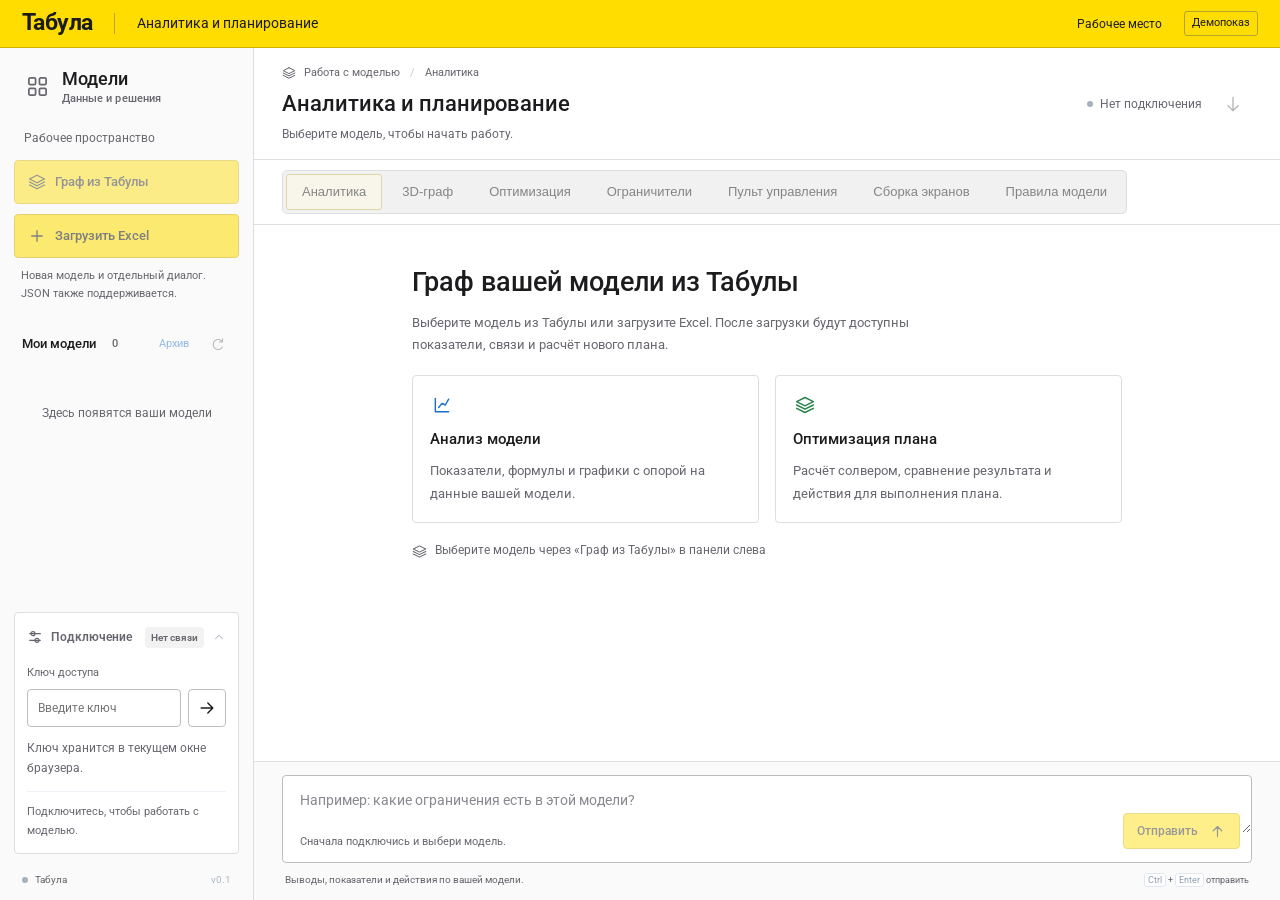
<file: index.html>
<!doctype html>
<html lang="ru">
<head>
  <meta charset="utf-8">
  <meta name="viewport" content="width=device-width, initial-scale=1">
  <meta name="color-scheme" content="light">
  <meta name="theme-color" content="#ffdd00">
  <meta name="robots" content="noindex, nofollow">
  <meta name="referrer" content="no-referrer">
  <title>Табула · Аналитика и планирование</title>
  <link rel="stylesheet" href="./style.css?v=20261026-rules-1">
  <link rel="stylesheet" href="./charts.css?v=20261025-workspace-clean-3">
  <link rel="stylesheet" href="./dashboard.css?v=20261025-workspace-clean-3">
  <link rel="stylesheet" href="./constraints.css?v=20261026-constraints-2">
  <link rel="stylesheet" href="./metric-insights.css?v=20261026-metrics-3">
  <link rel="stylesheet" href="./screens.css?v=20261026-pivot-4">
  <link rel="stylesheet" href="./business-rules.css?v=20261026-rules-1">
  <link rel="stylesheet" href="./model-flow.css?v=20261025-workspace-clean-3">
  <link rel="stylesheet" href="./model-graph.css?v=20261025-workspace-clean-3">
  <script src="./publicconfig.js?v=a2adcae28ecc" defer></script>
  <script src="./connection.js" defer></script>
  <script src="./presentation.js?v=20261025-workspace-clean-3" defer></script>
  <script src="./charts.js?v=20261025-workspace-clean-3" defer></script>
  <script src="./model-graph.js?v=20261025-workspace-clean-3" defer></script>
  <script src="./model-flow.js?v=20261025-workspace-clean-3" defer></script>
  <script src="./dashboard.js?v=20261026-screens-1" defer></script>
  <script src="./constraints.js?v=20261026-constraints-2" defer></script>
  <script src="./metric-insights.js?v=20261026-metrics-5" defer></script>
  <script src="./screens.js?v=20261026-pivot-4" defer></script>
  <script src="./business-rules.js?v=20261026-rules-1" defer></script>
  <script src="./app.js?v=20261026-rules-1" defer></script>
</head>
<body>
  <svg class="icon-library" xmlns="http://www.w3.org/2000/svg" aria-hidden="true">
    <symbol id="i-grid" viewBox="0 0 24 24"><rect x="3" y="3" width="7" height="7" rx="1.5"/><rect x="14" y="3" width="7" height="7" rx="1.5"/><rect x="3" y="14" width="7" height="7" rx="1.5"/><rect x="14" y="14" width="7" height="7" rx="1.5"/></symbol>
    <symbol id="i-plus" viewBox="0 0 24 24"><path d="M12 5v14M5 12h14"/></symbol>
    <symbol id="i-trash" viewBox="0 0 24 24"><path d="M3 6h18M9 6V3h6v3M5 6l1 15h12l1-15M10 10v7M14 10v7"/></symbol>
    <symbol id="i-chat" viewBox="0 0 24 24"><path d="M21 11.5a8.5 8.5 0 0 1-8.5 8.5H4l-1 1v-9.5A8.5 8.5 0 0 1 11.5 3h1a8.5 8.5 0 0 1 8.5 8.5Z"/><path d="M8 9h8M8 13h5"/></symbol>
    <symbol id="i-chart" viewBox="0 0 24 24"><path d="M4 4v16h16M8 15l4-5 4 2 4-7"/></symbol>
    <symbol id="i-layers" viewBox="0 0 24 24"><path d="m12 3 10 5-10 5L2 8l10-5ZM2 12l10 5 10-5M2 16l10 5 10-5"/></symbol>
    <symbol id="i-file" viewBox="0 0 24 24"><path d="M14 3H6a2 2 0 0 0-2 2v14a2 2 0 0 0 2 2h12a2 2 0 0 0 2-2V9l-6-6Z"/><path d="M14 3v6h6M8 13h8M8 17h5"/></symbol>
    <symbol id="i-arrow-up" viewBox="0 0 24 24"><path d="M12 19V5m-6 6 6-6 6 6"/></symbol>
    <symbol id="i-arrow-right" viewBox="0 0 24 24"><path d="M5 12h14m-6-6 6 6-6 6"/></symbol>
    <symbol id="i-arrow-down" viewBox="0 0 24 24"><path d="M12 4v16m-6-6 6 6 6-6"/></symbol>
    <symbol id="i-download" viewBox="0 0 24 24"><path d="M12 3v12m-5-5 5 5 5-5M4 16v4h16v-4"/></symbol>
    <symbol id="i-settings" viewBox="0 0 24 24"><path d="M4 7h16M4 17h16"/><circle cx="9" cy="7" r="3"/><circle cx="15" cy="17" r="3"/></symbol>
    <symbol id="i-chevron" viewBox="0 0 24 24"><path d="m6 9 6 6 6-6"/></symbol>
    <symbol id="i-check" viewBox="0 0 24 24"><path d="m5 12 4 4L19 6"/></symbol>
    <symbol id="i-refresh" viewBox="0 0 24 24"><path d="M20 8a8 8 0 1 0 0 8M20 3v5h-5"/></symbol>
    <symbol id="i-copy" viewBox="0 0 24 24"><rect x="8" y="8" width="12" height="12" rx="2"/><path d="M16 8V4H4v12h4"/></symbol>
  </svg>

  <header class="application-bar"><strong class="application-name">Табула</strong><span class="application-divider"></span><span class="application-section">Аналитика и планирование</span><span class="application-workplace">Рабочее место</span><a class="application-demo-link" href="./demo-video.html">Демопоказ</a></header>
  <div class="app-shell">
    <aside class="sidebar" aria-label="Модели и диалоги">
      <a class="brand" href="./" aria-label="Табула">
        <span class="brand-mark"><svg class="icon" aria-hidden="true" focusable="false"><use href="#i-grid"/></svg></span>
        <span class="brand-name">Модели<small>Данные и решения</small></span>
      </a>
      <section class="upload-section">
        <p class="sidebar-label">Рабочее пространство</p>
        <button class="upload-button tabula-source-button" id="open-tabula-models" type="button" disabled>
          <span class="upload-symbol"><svg class="icon" aria-hidden="true" focusable="false"><use href="#i-layers"/></svg></span>
          <span class="upload-copy"><strong>Граф из Табулы</strong><span>Выбрать существующую модель</span></span>
        </button>
        <label class="upload-button" id="upload-label" for="model-file" role="button" tabindex="0" aria-disabled="true">
          <span class="upload-symbol"><svg class="icon" aria-hidden="true" focusable="false"><use href="#i-plus"/></svg></span>
          <span class="upload-copy"><strong>Загрузить Excel</strong><span>Новая модель в Табуле</span></span>
        </label>
        <input id="model-file" class="visually-hidden" type="file" accept=".xlsx,.json" disabled>
        <p id="upload-status" class="muted micro" aria-live="polite">Новая модель и отдельный диалог. JSON также поддерживается.</p>
      </section>
      <section class="chats-section">
        <div class="section-heading">
          <h2><span id="chat-list-title">Мои модели</span> <span id="chat-count" class="section-count">0</span></h2>
          <div class="model-list-actions"><button id="toggle-chat-archive" class="archive-list-button" type="button" aria-pressed="false" disabled>Архив</button><button id="refresh-chats" class="icon-button subtle" title="Обновить список" aria-label="Обновить список моделей" disabled><svg class="icon" aria-hidden="true" focusable="false"><use href="#i-refresh"/></svg></button></div>
        </div>
        <div id="chat-list" class="chat-list"><p class="muted empty-list">Здесь появятся ваши модели</p></div>
      </section>
      <details id="connection-panel" class="connection panel" open>
        <summary class="connection-summary"><svg class="icon" aria-hidden="true" focusable="false"><use href="#i-settings"/></svg><span>Подключение</span><span id="connection-state" class="badge neutral">Нет связи</span><svg class="icon chevron"><use href="#i-chevron"/></svg></summary>
        <div class="connection-body">
          <form id="connect-form">
            <label for="access-token">Ключ доступа</label>
            <div class="token-line"><input id="access-token" type="password" placeholder="Введите ключ" autocomplete="off" spellcheck="false" required><button id="connect-button" type="submit" class="icon-button" title="Подключиться" aria-label="Подключиться"><svg class="icon" aria-hidden="true" focusable="false"><use href="#i-arrow-right"/></svg></button></div>
          </form>
          <p class="muted micro">Ключ хранится в текущем окне браузера.</p>
          <p id="capabilities" class="capabilities">Подключитесь, чтобы работать с моделью.</p>
        </div>
      </details>
      <footer class="sidebar-footer"><span class="small-dot"></span><span id="runtime-label">Табула</span><span class="footer-version">v0.1</span></footer>
    </aside>
    <main class="main">
      <header class="main-header">
        <div class="header-copy">
          <div class="header-breadcrumb"><svg class="icon" aria-hidden="true" focusable="false"><use href="#i-layers"/></svg><span>Работа с моделью</span><span class="breadcrumb-divider">/</span><span id="workspace-breadcrumb-label">Аналитика</span></div>
          <h1 id="chat-title">Аналитика и планирование</h1>
          <p id="model-caption" class="muted">Выберите модель, чтобы начать работу.</p>
        </div>
        <div class="header-actions">
          <span id="workspace-status" class="workspace-status"><span class="small-dot"></span><span id="workspace-status-label">Модель не выбрана</span></span>
          <button id="jump-latest" class="icon-button subtle" title="К последнему ответу" aria-label="К последнему ответу" disabled><svg class="icon" aria-hidden="true" focusable="false"><use href="#i-arrow-down"/></svg></button>
        </div>
      </header>
      <nav class="workspace-modes" aria-label="Режим рабочего места">
        <div class="workspace-mode-tabs">
          <button type="button" data-workspace-mode="dialog" class="selected" aria-pressed="true">Аналитика</button>
          <button type="button" id="workspace-graph" data-workspace-mode="graph" aria-pressed="false" disabled>3D-граф</button>
          <button type="button" data-workspace-mode="optimization" aria-pressed="false" disabled>Оптимизация</button>
          <button type="button" data-workspace-mode="constraints" aria-pressed="false" disabled>Ограничители</button>
          <button type="button" data-workspace-mode="dashboard" aria-pressed="false">Пульт управления</button>
          <button type="button" data-workspace-mode="screens" aria-pressed="false">Сборка экранов</button>
          <button type="button" data-workspace-mode="business-rules" aria-pressed="false">Правила модели</button>
        </div>
      </nav>
      <section id="tabula-model-picker" class="tabula-model-picker" aria-labelledby="tabula-picker-title" hidden>
        <div class="tabula-picker-heading"><div><h2 id="tabula-picker-title">Модели в Табуле</h2><p>Выберите модель, чтобы получить её актуальные данные и граф связей.</p></div><button id="close-tabula-models" class="text-button" type="button">Закрыть</button></div>
        <label for="tabula-model-select">Модель в Табуле</label>
        <div class="tabula-picker-controls"><select id="tabula-model-select" disabled><option value="">Загрузите список моделей</option></select><button id="refresh-tabula-models" class="model-flow-button" type="button" disabled>Обновить список</button><button id="pull-tabula-model" class="model-flow-button primary" type="button" disabled>Получить граф из Табулы</button></div>
        <p id="tabula-model-status" class="tabula-model-status" role="status" aria-live="polite">Список моделей загружается по запросу.</p>
      </section>
      <section id="model-flow" class="model-flow" aria-label="Модель в Табуле и состояние плана" aria-live="polite" hidden></section>
      <div id="global-notice" class="notice" role="status" hidden></div>
      <section id="graph-workspace" class="model-graph-workspace" aria-label="Граф зависимостей модели" hidden></section>
      <section id="constraints-workspace" class="constraints-workspace" aria-label="Ограничители модели" hidden></section>
      <section id="dashboard-workspace" class="dashboard-workspace" aria-label="Пульт управления моделью" hidden></section>
      <section id="screens-workspace" class="screens-workspace" aria-label="Сборка экранов" hidden></section>
      <section id="business-rules-workspace" aria-label="Правила модели" hidden></section>
      <section id="conversation" class="conversation" aria-live="polite" aria-label="Сообщения диалога">
        <div class="welcome">
          <span class="welcome-icon"><svg class="icon" aria-hidden="true" focusable="false"><use href="#i-layers"/></svg></span>
          <p class="eyebrow">МОДЕЛЬ · ДАННЫЕ · РЕШЕНИЯ</p>
          <h2>Граф вашей модели из Табулы</h2>
          <p>Выберите модель из Табулы или загрузите Excel. После загрузки будут доступны показатели, связи и расчёт нового плана.</p>
          <div class="welcome-options">
            <div><span class="welcome-option-icon"><svg class="icon" aria-hidden="true" focusable="false"><use href="#i-chart"/></svg></span><h3>Анализ модели</h3><p>Показатели, формулы и графики с опорой на данные вашей модели.</p><span class="welcome-option-footer">От вопроса к объяснению<svg class="icon" aria-hidden="true" focusable="false"><use href="#i-arrow-right"/></svg></span></div>
            <div><span class="welcome-option-icon green"><svg class="icon" aria-hidden="true" focusable="false"><use href="#i-layers"/></svg></span><h3>Оптимизация плана</h3><p>Расчёт солвером, сравнение результата и действия для выполнения плана.</p><span class="welcome-option-footer">От расчёта к действиям<svg class="icon" aria-hidden="true" focusable="false"><use href="#i-arrow-right"/></svg></span></div>
          </div>
          <p class="welcome-start"><svg class="icon" aria-hidden="true" focusable="false"><use href="#i-layers"/></svg>Выберите модель через «Граф из Табулы» в панели слева</p>
        </div>
      </section>
      <section class="composer-section" aria-label="Новое сообщение">
        <div id="plan-context" class="plan-context" hidden>
          <span class="context-icon"><svg class="icon" aria-hidden="true" focusable="false"><use href="#i-layers"/></svg></span>
          <div><strong id="plan-context-title">Обсуждение оптимизированного плана</strong><p>Изменения, причины и действия для выполнения плана</p></div>
          <button id="leave-plan-context" class="text-button" type="button">К исходной модели<svg class="icon" aria-hidden="true" focusable="false"><use href="#i-arrow-right"/></svg></button>
        </div>
        <div id="dashboard-focus-context" class="plan-context" hidden><div><strong id="dashboard-focus-label"></strong><p>Вопрос привязан к выбранному показателю и его ряду.</p></div><button id="clear-dashboard-focus" class="text-button" type="button">К модели целиком</button></div>
        <form id="message-form" class="composer">
          <div class="composer-controls">
            <div id="plan-questions" class="plan-questions" hidden>
              <button type="button" data-plan-question="За счёт каких решений выросла маржа? Покажи подтверждённые изменения.">За счёт чего эффект?</button>
              <button type="button" data-plan-question="Какие конкретные действия нужно выполнить, чтобы реализовать этот план, и в какой последовательности?">Что нужно сделать?</button>
              <button type="button" data-plan-question="Какие условия нужно подтвердить и какие риски проверить перед внедрением оптимизированного плана?">Что проверить до запуска?</button>
            </div>
            <label id="mode-label" class="mode-label" hidden>Расчёт<select id="execution-mode"><option value="agent">По запросу</option><option value="workflow">Прямой расчёт</option></select></label>
          </div>
          <label for="message-input" class="visually-hidden">Текст сообщения</label>
          <textarea id="message-input" rows="2" maxlength="12000" placeholder="Задайте вопрос по модели…" disabled></textarea>
          <div class="composer-footer"><p id="composer-hint">Подключитесь и выберите модель.</p><button id="send-button" class="primary-button" type="submit" disabled><span id="send-button-label">Отправить</span><svg class="icon" aria-hidden="true" focusable="false"><use href="#i-arrow-up"/></svg></button></div>
        </form>
        <div class="composer-meta"><p class="footnote">Выводы, показатели и действия по вашей модели.</p><span class="keyboard-hint"><kbd>Ctrl</kbd> + <kbd>Enter</kbd> отправить</span></div>
      </section>
    </main>
  </div>
</body>
</html>
</file>
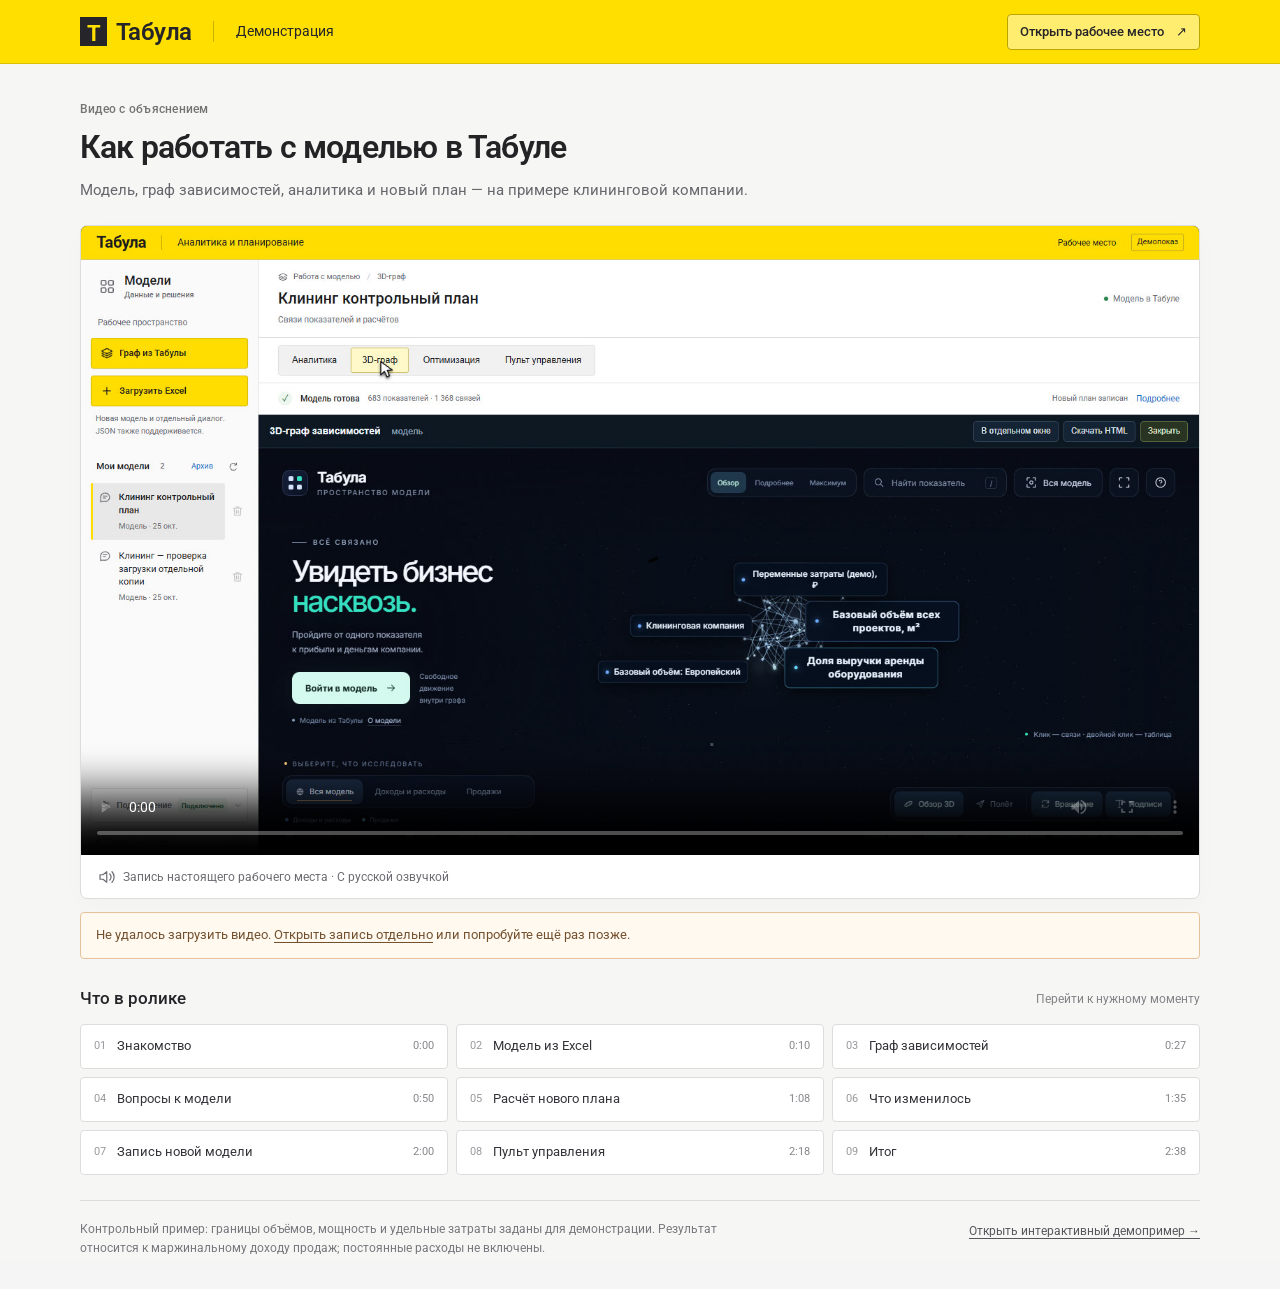
<file: demo-video.html>
<!doctype html>
<html lang="ru">
<head>
  <meta charset="utf-8">
  <meta name="viewport" content="width=device-width, initial-scale=1">
  <meta name="color-scheme" content="light">
  <meta name="theme-color" content="#ffdf00">
  <meta name="robots" content="noindex, nofollow">
  <meta name="referrer" content="no-referrer">
  <title>Табула · Демонстрация с рассказом</title>
  <link rel="stylesheet" href="./style.css">
  <link rel="stylesheet" href="./demo-video.css?v=20261025-1">
</head>
<body class="dv-page">
  <header class="dv-bar">
    <a class="dv-brand" href="./index.html" aria-label="Табула — рабочее место"><span class="dv-brand-mark" aria-hidden="true">Т</span><strong>Табула</strong></a>
    <span class="dv-section">Демонстрация</span>
    <a class="dv-workspace" href="./index.html">Открыть рабочее место <span aria-hidden="true">↗</span></a>
  </header>

  <main class="dv-main">
    <div class="dv-intro">
      <p class="dv-eyebrow">Видео с объяснением</p>
      <h1>Как работать с моделью в Табуле</h1>
      <p class="dv-description">Модель, граф зависимостей, аналитика и новый план — на примере клининговой компании.</p>
    </div>

    <section class="dv-player-card" aria-label="Видеодемонстрация Табулы">
      <video id="dv-video" class="dv-video" controls playsinline preload="metadata" poster="./demo-video-poster.jpg" aria-label="Демонстрация рабочего места Табулы с русской озвучкой">
        <source src="https://github.com/nikolaykirsanov66-droid/tabula-workplace/releases/download/demo-2026-10-25/Tabula-demo-2026-10-25.mp4" type="video/mp4">
        <track kind="subtitles" src="./demo-video.vtt" srclang="ru" label="Русские субтитры">
        Ваш браузер не поддерживает видео. <a href="https://github.com/nikolaykirsanov66-droid/tabula-workplace/releases/download/demo-2026-10-25/Tabula-demo-2026-10-25.mp4">Открыть видеозапись</a>.
      </video>
      <div class="dv-player-caption"><span class="dv-audio-mark" aria-hidden="true"><svg viewBox="0 0 24 24"><path d="M4 9h4l5-4v14l-5-4H4V9Z"/><path d="M17 8a6 6 0 0 1 0 8M20 5a10 10 0 0 1 0 14"/></svg></span><span>Запись настоящего рабочего места · С русской озвучкой</span></div>
    </section>
    <p id="dv-video-error" class="dv-error" role="status" hidden>Не удалось загрузить видео. <a href="https://github.com/nikolaykirsanov66-droid/tabula-workplace/releases/download/demo-2026-10-25/Tabula-demo-2026-10-25.mp4">Открыть запись отдельно</a> или попробуйте ещё раз позже.</p>

    <section class="dv-chapters" aria-labelledby="dv-chapters-title">
      <div class="dv-chapters-heading"><h2 id="dv-chapters-title">Что в ролике</h2><span>Перейти к нужному моменту</span></div>
      <nav class="dv-chapter-grid" aria-label="Главы видеодемонстрации">
        <button id="intro" class="dv-chapter" type="button" data-time="0"><span class="dv-chapter-number">01</span><span class="dv-chapter-label">Знакомство</span><span class="dv-chapter-time">0:00</span></button>
        <button id="excel" class="dv-chapter" type="button" data-time="10.633"><span class="dv-chapter-number">02</span><span class="dv-chapter-label">Модель из Excel</span><span class="dv-chapter-time">0:10</span></button>
        <button id="graph" class="dv-chapter" type="button" data-time="27.5"><span class="dv-chapter-number">03</span><span class="dv-chapter-label">Граф зависимостей</span><span class="dv-chapter-time">0:27</span></button>
        <button id="analysis" class="dv-chapter" type="button" data-time="50.4"><span class="dv-chapter-number">04</span><span class="dv-chapter-label">Вопросы к модели</span><span class="dv-chapter-time">0:50</span></button>
        <button id="optimization" class="dv-chapter" type="button" data-time="68.667"><span class="dv-chapter-number">05</span><span class="dv-chapter-label">Расчёт нового плана</span><span class="dv-chapter-time">1:08</span></button>
        <button id="actions" class="dv-chapter" type="button" data-time="95.167"><span class="dv-chapter-number">06</span><span class="dv-chapter-label">Что изменилось</span><span class="dv-chapter-time">1:35</span></button>
        <button id="publish" class="dv-chapter" type="button" data-time="120.6"><span class="dv-chapter-number">07</span><span class="dv-chapter-label">Запись новой модели</span><span class="dv-chapter-time">2:00</span></button>
        <button id="dashboard" class="dv-chapter" type="button" data-time="138.267"><span class="dv-chapter-number">08</span><span class="dv-chapter-label">Пульт управления</span><span class="dv-chapter-time">2:18</span></button>
        <button id="outro" class="dv-chapter" type="button" data-time="158.7"><span class="dv-chapter-number">09</span><span class="dv-chapter-label">Итог</span><span class="dv-chapter-time">2:38</span></button>
      </nav>
    </section>

    <footer class="dv-footer">
      <p>Контрольный пример: границы объёмов, мощность и удельные затраты заданы для демонстрации. Результат относится к маржинальному доходу продаж; постоянные расходы не включены.</p>
      <a href="./demo.html">Открыть интерактивный демопример <span aria-hidden="true">→</span></a>
    </footer>
  </main>

  <script>
    (() => {
      const video = document.getElementById("dv-video");
      const chapters = Array.from(document.querySelectorAll(".dv-chapter"));
      const format = seconds => `${Math.floor(seconds / 60)}:${String(Math.floor(seconds % 60)).padStart(2, "0")}`;
      chapters.forEach(button => {
        const time = Number(button.dataset.time);
        button.querySelector(".dv-chapter-time").textContent = format(time);
        button.addEventListener("click", () => {
          if (!Number.isFinite(time) || time < 0) return;
          try {
            video.currentTime = time;
            const playing = video.play();
            if (playing) playing.catch(() => {});
          } catch (_) {
            document.getElementById("dv-video-error").hidden = false;
          }
        });
      });
      video.addEventListener("timeupdate", () => {
        const current = [...chapters].reverse().find(button => Number(button.dataset.time) <= video.currentTime);
        chapters.forEach(button => {
          if (button === current) button.setAttribute("aria-current", "true");
          else button.removeAttribute("aria-current");
        });
      });
      const unavailable = () => { document.getElementById("dv-video-error").hidden = false; };
      video.addEventListener("error", unavailable);
      video.querySelector("source").addEventListener("error", unavailable);
    })();
  </script>
</body>
</html>
</file>
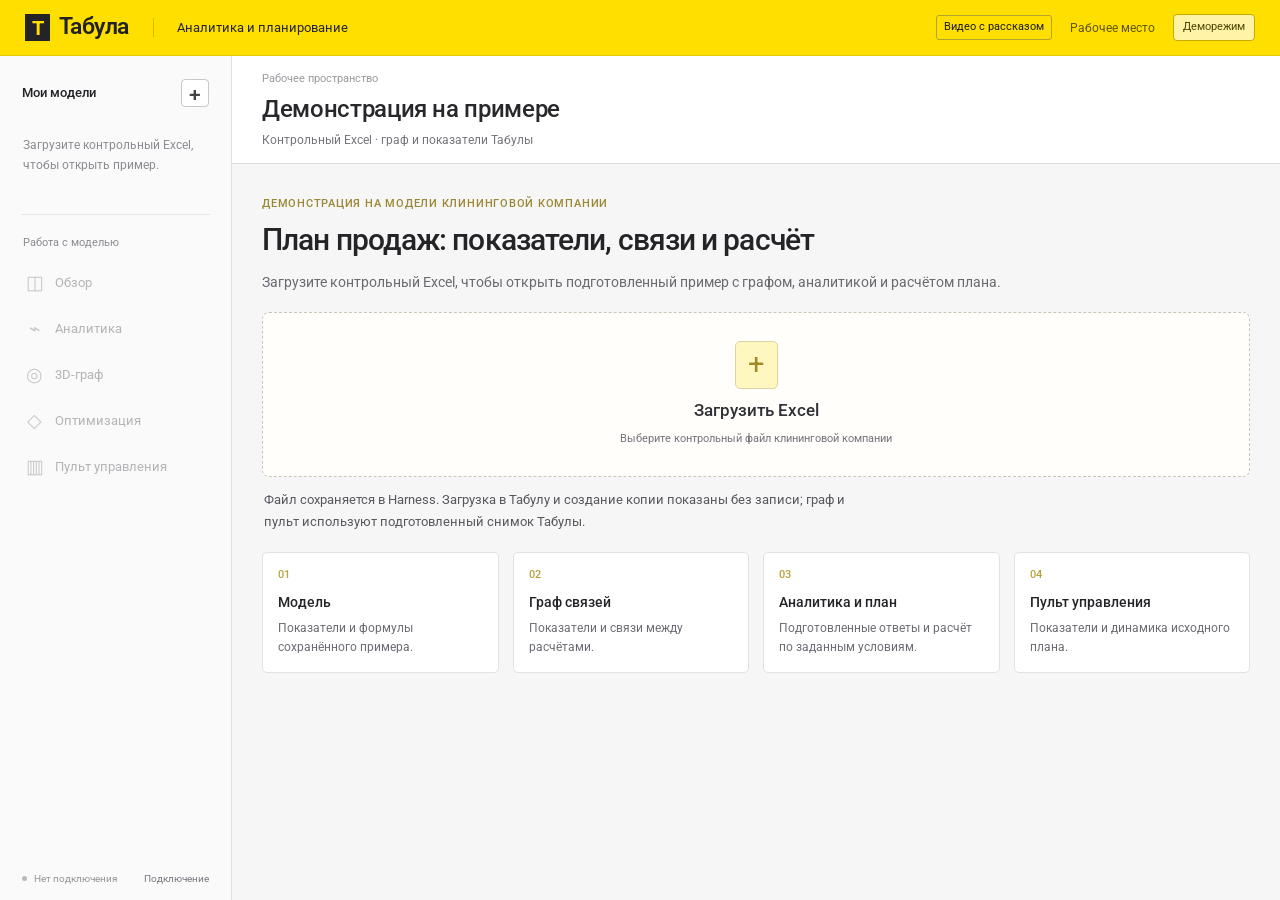
<file: demo.html>
<!doctype html>
<html lang="ru">
<head>
  <meta charset="utf-8">
  <meta name="viewport" content="width=device-width, initial-scale=1">
  <meta name="color-scheme" content="light">
  <meta name="robots" content="noindex, nofollow">
  <meta name="referrer" content="no-referrer">
  <title>Табула · Модель, данные и решения</title>
  <link rel="stylesheet" href="./style.css">
  <link rel="stylesheet" href="./dashboard.css">
  <link rel="stylesheet" href="./demo.css?v=20261025-demo-copy-1">
  <script src="./publicconfig.js?v=a2adcae28ecc" defer></script>
  <script src="./connection.js" defer></script>
  <script src="./presentation.js" defer></script>
  <script src="./dashboard.js" defer></script>
  <script src="./demo.js?v=20261025-demo-copy-1" defer></script>
</head>
<body class="dm-body">
  <header class="dm-application-bar">
    <a class="dm-brand" href="./demo.html" aria-label="Табула: новая демонстрация"><span class="dm-brand-symbol" aria-hidden="true">Т</span><strong>Табула</strong></a>
    <span class="dm-application-caption">Аналитика и планирование</span>
    <div class="dm-application-right"><a class="application-demo-link" href="./demo-video.html">Видео с рассказом</a><span class="dm-local-label">Рабочее место</span><button id="dm-about" class="dm-demo-badge" type="button">Деморежим</button></div>
  </header>
  <div class="dm-shell">
    <aside class="dm-sidebar" aria-label="Модели и навигация">
      <div class="dm-sidebar-heading"><span>Мои модели</span><button id="dm-new" class="dm-icon-button" type="button" aria-label="Новая демонстрация" title="Новая демонстрация">+</button></div>
      <div id="dm-model-list" class="dm-model-list"><p class="dm-sidebar-empty">Загрузите контрольный Excel, чтобы открыть пример.</p></div>
      <div class="dm-sidebar-divider"></div>
      <p class="dm-sidebar-caption">Работа с моделью</p>
      <nav id="dm-navigation" class="dm-navigation" aria-label="Разделы модели">
        <button type="button" data-view="overview" disabled><span class="dm-nav-mark" aria-hidden="true">◫</span>Обзор</button>
        <button type="button" data-view="analytics" disabled><span class="dm-nav-mark" aria-hidden="true">⌁</span>Аналитика</button>
        <button type="button" data-view="graph" disabled><span class="dm-nav-mark" aria-hidden="true">◎</span>3D-граф</button>
        <button type="button" data-view="optimization" disabled><span class="dm-nav-mark" aria-hidden="true">◇</span>Оптимизация</button>
        <button type="button" data-view="dashboard" disabled><span class="dm-nav-mark" aria-hidden="true">▥</span>Пульт управления</button>
      </nav>
      <div class="dm-sidebar-bottom"><span class="dm-connection-dot" aria-hidden="true"></span><span id="dm-connection-label">Нет подключения</span><button id="dm-access" type="button" aria-label="Настроить подключение">Подключение</button></div>
    </aside>
    <main class="dm-main">
      <header class="dm-workspace-header"><div><p class="dm-breadcrumb" id="dm-breadcrumb">Рабочее пространство</p><h1 id="dm-title">Демонстрация на примере</h1><p id="dm-caption">Контрольный Excel · граф и показатели Табулы</p></div><span id="dm-model-status" class="dm-model-status" hidden></span></header>
      <div id="dm-notice" class="dm-notice" role="status" aria-live="polite" hidden></div>
      <section id="dm-content" class="dm-content" aria-label="Рабочая область"></section>
    </main>
  </div>
  <input id="dm-file" type="file" accept=".xlsx" hidden>
  <dialog id="dm-access-dialog" class="dm-access-dialog" aria-labelledby="dm-access-title">
    <form id="dm-access-form"><header><h2 id="dm-access-title">Подключение</h2><button id="dm-access-close" class="dm-quiet-button" type="button">Закрыть</button></header><p>Используйте тот же ключ доступа, что в основном рабочем окне.</p><label for="dm-token">Ключ доступа</label><input id="dm-token" type="password" autocomplete="off" spellcheck="false" required><p id="dm-access-message" class="dm-muted" role="status"></p><button class="dm-button dm-primary" type="submit">Подключиться</button></form>
  </dialog>
</body>
</html>
</file>
<file: style.css>
@font-face { font-family: Roboto; font-style: normal; font-weight: 400; font-display: swap; src: url(./fonts/Roboto-400.ttf) format('truetype'); }
@font-face { font-family: Roboto; font-style: normal; font-weight: 500; font-display: swap; src: url(./fonts/Roboto-500.ttf) format('truetype'); }
@font-face { font-family: Roboto; font-style: normal; font-weight: 600; font-display: swap; src: url(./fonts/Roboto-600.ttf) format('truetype'); }
@font-face { font-family: Roboto; font-style: normal; font-weight: 700; font-display: swap; src: url(./fonts/Roboto-700.ttf) format('truetype'); }
/* Tabula workspace — light, focused and readable at everyday screen sizes. */
:root {
  --ink: #1c1c1f;
  --muted: #66666e;
  --line: #dedede;
  --blue: #186dc9;
  --soft-blue: #fffce5;
  --green: #26834a;
  --surface: #ffffff;
  --canvas: #f5f5f5;
  font-family: Roboto, Arial, sans-serif;
  font-size: 15px;
  color: var(--ink);
  background: var(--canvas);
  -webkit-font-smoothing: antialiased;
}
* { box-sizing: border-box; }
body { margin: 0; }
button, input, textarea, select { font: inherit; }
button, a, label, input, select, textarea { -webkit-tap-highlight-color: transparent; }
button { border: 0; cursor: pointer; }
button:disabled { cursor: not-allowed; opacity: .45; }
a { color: inherit; text-decoration: none; }
button, a, label { transition: background-color .16s ease, border-color .16s ease, color .16s ease, box-shadow .16s ease; }
button:focus-visible, a:focus-visible, input:focus-visible, textarea:focus-visible,
select:focus-visible, summary:focus-visible, .upload-button:focus-visible {
  outline: 3px solid #91aafa; outline-offset: 3px;
}
.icon-library { position: absolute; width: 0; height: 0; overflow: hidden; pointer-events: none; }
.icon { display: inline-block; width: 20px; height: 20px; flex: none; fill: none; stroke: currentColor; stroke-width: 1.7; stroke-linecap: round; stroke-linejoin: round; vertical-align: middle; }
.muted { color: var(--muted); }
.micro { font-size: 12px; line-height: 1.65; }
[hidden] { display: none !important; }
.visually-hidden { position: absolute; width: 1px; height: 1px; padding: 0; margin: -1px; overflow: hidden; clip: rect(0,0,0,0); white-space: nowrap; border: 0; }

/* Navigation */
.app-shell { display: flex; height: 100dvh; min-height: 520px; }
.sidebar { display: flex; flex-direction: column; flex: 0 0 286px; min-width: 0; padding: 28px 18px 18px; overflow-y: auto; background: #fff; border-right: 1px solid var(--line); scrollbar-width: thin; }
.brand { display: flex; gap: 12px; align-items: center; margin: 0 8px 36px; }
.brand-mark { display: grid; place-items: center; width: 42px; height: 42px; border-radius: 4px; background: var(--blue); color: #fff; box-shadow: 0 4px 9px #186dc91a; }
.brand-mark .icon { width: 24px; height: 24px; stroke-width: 1.8; }
.brand-name { font-size: 25px; font-weight: 700; letter-spacing: -.8px; line-height: 1.1; }
.brand small { display: block; margin-top: 7px; color: #7d899b; font-size: 10px; font-weight: 500; letter-spacing: .05px; }
.sidebar-label { margin: 0 10px 13px; color: #8893a4; font-size: 10px; font-weight: 650; text-transform: uppercase; letter-spacing: 1.1px; }
.upload-button { display: flex; align-items: center; gap: 12px; min-height: 72px; padding: 15px; border: 1px solid #dbe4f5; border-radius: 4px; background: #f7f9ff; cursor: pointer; }
.upload-button:hover { background: #eff4ff; border-color: #b5c7f6; }
.upload-button.disabled { opacity: .55; cursor: not-allowed; }
.upload-symbol { display: grid; place-items: center; width: 34px; height: 34px; border: 1px solid #d9e3fc; border-radius: 4px; background: #fff; color: var(--blue); flex: none; }
.upload-copy { display: block; min-width: 0; }
.upload-copy strong { display: block; font-size: 13px; font-weight: 650; }
.upload-copy>span { display: block; margin-top: 4px; font-size: 11px; color: #8390a4; }
#upload-status { margin: 10px 10px 0; font-size: 11px; color: #8490a2; }
.chats-section { flex: 1; margin-top: 30px; min-height: 170px; }
.section-heading { display: flex; align-items: center; justify-content: space-between; gap: 8px; padding: 0 8px; margin-bottom: 10px; }
.section-heading h2 { display: flex; align-items: center; gap: 8px; margin: 0; font-size: 12px; color: #66666e; font-weight: 650; }
.section-count { display: inline-grid; place-items: center; min-width: 21px; height: 20px; padding: 0 5px; background: #edf1f6; border-radius: 4px; font-size: 10px; color: #7c8b9e; font-variant-numeric: tabular-nums; }
.chat-list { display: flex; flex-direction: column; gap: 6px; }
.chat-button { display: flex; align-items: flex-start; gap: 11px; width: 100%; min-width: 0; padding: 13px 12px; border: 1px solid transparent; border-radius: 4px; color: #5b6b82; text-align: left; background: transparent; line-height: 1.45; }
.chat-button>.icon { width: 18px; height: 18px; margin-top: 1px; color: #94a0b1; }
.chat-copy { flex: 1; min-width: 0; overflow-wrap: anywhere; }
.chat-button strong { display: block; font-size: 13px; font-weight: 550; }
.chat-button small { display: block; margin-top: 5px; color: #8995a7; font-size: 11px; }
.chat-button:hover { background: #f7f9fc; }
.chat-button.active { color: #244cb9; background: #fffce5; border-color: #e2eafe; }
.chat-button.active>.icon { color: var(--blue); }
.chat-button.active strong { font-weight: 650; }
.chat-button.active small { color: #7c90bc; }
.empty-list { padding: 24px 10px; font-size: 12px; text-align: center; line-height: 1.6; }
.panel { background: #fff; border: 1px solid var(--line); border-radius: 4px; }
.connection { margin-top: 24px; flex: none; }
.connection-summary { display: flex; align-items: center; gap: 8px; min-height: 48px; padding: 12px; cursor: pointer; list-style: none; color: #66666e; font-size: 12px; font-weight: 550; }
.connection-summary::-webkit-details-marker { display: none; }
.connection-summary>.icon { width: 16px; height: 16px; }
.connection-summary>.badge { margin-left: auto; font-size: 10px; padding: 4px 6px; }
.connection-summary .chevron { width: 14px; height: 14px; color: #a0aaba; }
.connection[open] .chevron { transform: rotate(180deg); }
.connection-body { padding: 0 12px 13px; }
.connection label { display: block; margin: 4px 0 7px; font-size: 11px; color: var(--muted); }
.token-line { display: flex; gap: 7px; }
.token-line input { width: 100%; min-width: 0; height: 38px; padding: 8px 10px; border: 1px solid #dce3ed; border-radius: 4px; background: #fafbfe; color: var(--ink); font-size: 12px; }
.capabilities { margin: 12px 0 0; padding-top: 10px; border-top: 1px solid #edf0f5; font-size: 11px; line-height: 1.75; color: #66666e; }
.sidebar-footer { display: flex; align-items: center; gap: 7px; padding: 18px 8px 0; color: #8b97a8; font-size: 10px; }
.footer-version { margin-left: auto; color: #b0b8c5; }
.small-dot { width: 6px; height: 6px; flex: none; border-radius: 50%; background: #a6b1bf; }
.is-connected .sidebar-footer .small-dot { background: #35a689; }
.icon-button { display: inline-flex; justify-content: center; align-items: center; width: 38px; height: 38px; flex: none; border: 1px solid transparent; border-radius: 4px; color: var(--blue); background: var(--soft-blue); }
.icon-button:hover:not(:disabled) { background: #e4ecff; }
.icon-button.subtle { background: transparent; color: #8190a5; }
.icon-button.subtle:hover:not(:disabled) { color: #42618f; background: #f0f4fa; }
.section-heading .icon-button { width: 28px; height: 28px; }
.section-heading .icon-button .icon { width: 15px; height: 15px; }
.text-button { display: inline-flex; align-items: center; justify-content: center; gap: 7px; padding: 4px 0; background: transparent; color: var(--blue); font-size: 12px; line-height: 1.5; }
.text-button .icon { width: 16px; height: 16px; }

/* Workspace header and conversation */
.workspace-modes { flex:none; display:flex; align-items:center; justify-content:space-between; gap:12px; padding:10px 28px; border-bottom:1px solid var(--line); background:#fff; }
.workspace-mode-tabs { display:flex; gap:4px; padding:3px; background:#f1f1f1; border:1px solid #dedede; border-radius:5px; }
.workspace-mode-tabs button { min-height:36px; padding:7px 15px; border:1px solid transparent; border-radius:3px; background:transparent; color:var(--ink); font:500 13px/1.4 Arial,sans-serif; cursor:pointer; }
.workspace-mode-tabs button.selected { border-color:#cbbd62; background:#fffce5; }
.workspace-mode-tabs button:hover:not(:disabled) { background:#fff8c9; }
.workspace-mode-tabs button:focus-visible { outline:2px solid #176ac6; outline-offset:2px; }
.workspace-mode-tabs button:disabled { opacity:.5; cursor:not-allowed; }
body.dashboard-mode #conversation,body.dashboard-mode .composer-section,body.dashboard-mode #model-flow { display:none; }
body.constraints-mode #conversation,body.constraints-mode .composer-section,body.constraints-mode #model-flow { display:none; }
body.screens-mode #conversation,body.screens-mode .composer-section,body.screens-mode #model-flow { display:none; }
body.business-rules-mode #conversation,body.business-rules-mode .composer-section,body.business-rules-mode #model-flow { display:none; }
.main.graph-is-open>#dashboard-workspace { display:none; }
body.graph-mode #conversation,body.graph-mode .composer-section { display:none; }
.workspace-mode-tabs { flex-wrap:wrap; }
.model-list-row { display:flex; align-items:center; gap:3px; min-width:0; }
.model-list-row .chat-button { flex:1; width:auto; min-width:0; }
.model-delete-button { display:grid; place-items:center; flex:none; width:30px; height:34px; padding:6px; border:0; border-radius:4px; background:transparent; color:#8a8a91; opacity:.55; }
.model-delete-button .icon { width:16px; height:16px; }
.model-list-row:hover .model-delete-button,.model-delete-button:focus-visible { opacity:1; }
.model-delete-button:hover:not(:disabled) { color:#a83b32; background:#fff0ed; }
.model-delete-button:focus-visible { outline:2px solid var(--blue); outline-offset:2px; }
.model-delete-button:disabled { opacity:.25; cursor:default; }
.remove-model-dialog { width:min(450px,calc(100vw - 32px)); padding:25px; border:1px solid #d5d5d5; border-radius:8px; background:#fff; color:var(--ink); font:14px/1.6 Roboto,Arial,sans-serif; box-shadow:0 18px 55px #0002; }
.remove-model-dialog::backdrop { background:#20201f66; }
.remove-model-dialog h2 { margin:0 0 12px; font-size:20px; font-weight:500; }
.remove-model-dialog p { margin:0 0 15px; overflow-wrap:anywhere; }
.remove-model-actions { display:flex; justify-content:flex-end; gap:9px; margin-top:20px; }
.remove-model-status { color:#9a4c35; font-size:12px; }
.remove-model-status:empty { display:none; }
.remove-model-confirm { border-color:#d3a09a; color:#9c352d; background:#fff5f3; }
.remove-model-confirm:hover:not(:disabled) { background:#ffe9e4; }
.composer-controls:not(:has(> :not([hidden]))) { display:none; }
@media(max-width:760px) { .workspace-mode-tabs { width:100%; gap:2px; } .workspace-mode-tabs button { flex:1 1 auto; } .model-list-row { flex:none; min-width:190px; max-width:270px; } }
@media(max-width:760px) { .workspace-modes { padding:9px 14px; } .workspace-mode-tabs button { padding:8px 10px; font-size:12px; } }
.tabula-source-button { width:100%; margin-bottom:10px; text-align:left; font-family:inherit; }
.tabula-model-picker { flex:none; padding:20px 28px; border-bottom:1px solid var(--line); background:#fffef6; }
.tabula-model-picker[hidden] { display:none; }
.tabula-picker-heading { display:flex; align-items:flex-start; justify-content:space-between; gap:16px; margin-bottom:14px; }
.tabula-picker-heading h2 { margin:0 0 6px; font-size:16px; font-weight:600; }
.tabula-picker-heading p { max-width:850px; margin:0; color:var(--muted); font-size:12px; line-height:1.6; }
.tabula-picker-heading>.text-button { flex:none; }
.tabula-model-picker>label { display:block; margin-bottom:7px; color:var(--muted); font-size:12px; }
.tabula-picker-controls { display:flex; align-items:stretch; flex-wrap:wrap; gap:8px; }
.tabula-picker-controls select { flex:1 1 280px; min-width:0; max-width:100%; min-height:36px; padding:7px 10px; border:1px solid #bdbdbd; border-radius:4px; background:#fff; font:inherit; font-size:13px; color:var(--ink); }
.tabula-model-status { margin:10px 0 0; color:var(--muted); font-size:12px; line-height:1.55; overflow-wrap:anywhere; }
.tabula-model-status.error { color:#94502f; }
@media(max-width:760px) { .tabula-model-picker { padding:16px 15px; } .tabula-picker-controls select { flex-basis:100%; } .tabula-picker-controls .model-flow-button { flex:1; } }
.main { display: flex; flex: 1; flex-direction: column; min-width: 0; background: var(--canvas); }
.main-header { display: flex; align-items: center; justify-content: space-between; gap: 24px; flex: none; padding: 17px 34px; border-bottom: 1px solid var(--line); background: #fff; }
.header-copy { min-width: 0; }
.header-breadcrumb { display: flex; align-items: center; gap: 8px; color: #7b8ba2; font-size: 11px; margin-bottom: 7px; }
.header-breadcrumb .icon { width: 14px; height: 14px; }
.header-breadcrumb>span:last-child { color: #586b86; }
.breadcrumb-divider { color: #c3cbd6; margin: 0 2px; }
h1 { margin: 0; color: #1b2d49; font-size: 23px; font-weight: 650; line-height: 1.35; letter-spacing: -.6px; overflow-wrap: anywhere; }
#model-caption { max-width: 840px; margin: 7px 0 0; font-size: 11px; line-height: 1.5; color: #718096; overflow-wrap: anywhere; }
.header-actions { display: flex; align-items: center; gap: 12px; flex: none; }
.workspace-status { display: inline-flex; align-items: center; gap: 7px; border: 1px solid #e6eaf1; border-radius: 4px; padding: 7px 10px; font-size: 11px; color: #7f8c9f; white-space: nowrap; }
.workspace-status.ready { color: #65758b; background: #fafcfe; }
.workspace-status.ready .small-dot { background: #7693db; }
.workspace-status.reviewing { border-color: #d6ebe4; color: #287761; background: #f3faf7; }
.workspace-status.reviewing .small-dot { background: #2aa185; }
.notice { margin: 16px 32px 0; padding: 13px 17px; border: 1px solid #d6e1fb; border-radius: 4px; background: #edf3ff; color: #456493; font-size: 13px; line-height: 1.65; overflow-wrap: anywhere; }
.notice.error { border-color: #f1d2ce; background: #fff3f1; color: #ac4b43; }
.conversation { flex: 1; min-height: 100px; padding: 30px max(28px, calc((100% - 1020px) / 2)); overflow-y: auto; scrollbar-width: thin; scrollbar-color: #cbd4e2 transparent; scroll-behavior: smooth; scroll-padding-bottom: 30px; overscroll-behavior-y: contain; }
.message { display: flex; gap: 12px; max-width: 1020px; margin: 0 auto 28px; }
.avatar { display: grid; place-items: center; width: 33px; height: 33px; flex: none; margin-top: 3px; border: 1px solid #dfe7f8; border-radius: 4px; font-size: 15px; font-weight: 650; color: var(--blue); background: #eaf0ff; }
.message.user .avatar { font-size: 10px; color: #798aa1; border-color: #dedede; background: #fff; }
.message-content { min-width: 0; width: 100%; }
.message-heading { display: flex; align-items: center; gap: 10px; min-height: 23px; margin: 5px 0 10px; }
.message-heading strong { font-size: 12px; font-weight: 650; color: #53647d; }
.message-heading time { margin-left: auto; color: #98a4b5; font-size: 11px; font-variant-numeric: tabular-nums; }
.message-kind { font-size: 10px; font-weight: 500; color: #8494ad; }
.message-copy.icon-button { width: 26px; height: 26px; margin: -3px -5px -3px -3px; color: #9dacc1; }
.message-copy .icon { width: 14px; height: 14px; }
.message-text { color: #34465f; font-size: 14px; line-height: 1.8; white-space: pre-wrap; overflow-wrap: anywhere; }
.message.user .message-text { display: block; padding: 15px 19px; border: 1px solid #e0e7f5; border-radius: 4px; background: #eef3fd; color: #2f4669; font-size: 14px; }
.message.assistant .message-content { padding: 21px 25px 23px; border: 1px solid #e4e9f1; border-radius: 4px; background: #fff; box-shadow: 0 2px 5px #1c365504; }
.message.assistant .message-heading { margin: 0 0 17px; padding-bottom: 13px; border-bottom: 1px solid #edf1f6; }
.message.assistant .message-heading strong { color: #2b4367; }
.message.assistant .avatar { color: #fff; border-color: var(--blue); background: var(--blue); }
.formatted-message { white-space: normal; }
.formatted-message>p { margin: 0 0 14px; }
.formatted-message>p:last-child { margin-bottom: 0; }
.formatted-message>h3 { margin: 27px 0 12px; font-size: 16px; line-height: 1.5; color: #213c60; font-weight: 650; letter-spacing: -.15px; }
.formatted-message>h3:first-child { margin-top: 0; }
.formatted-message strong { color: #243e60; font-weight: 650; }
.formatted-message ul, .formatted-message ol { margin: 9px 0 20px; padding-left: 23px; }
.formatted-message li { padding-left: 4px; margin: 9px 0; line-height: 1.8; }
.formatted-message li::marker { color: #8da4ce; font-weight: 600; }
.formatted-message code { padding: 2px 5px; border: 1px solid #e6ebf2; border-radius: 5px; background: #f5f5f5; font-family: Consolas, monospace; font-size: .9em; color: #4f6586; }
.answer-table-wrap { max-width: 100%; overflow-x: auto; margin: 17px 0 23px; border: 1px solid var(--line); border-radius: 4px; scrollbar-width: thin; }
.answer-table { width: 100%; min-width: 480px; border-collapse: collapse; font-size: 13px; line-height: 1.65; font-variant-numeric: tabular-nums; }
.answer-table th, .answer-table td { min-width: 90px; padding: 13px 15px; border-bottom: 1px solid #e9edf4; vertical-align: top; text-align: left; }
.answer-table th { color: #63738c; font-size: 11px; font-weight: 650; background: #f7f9fd; }
.answer-table th.numeric, .answer-table td.numeric { text-align: right; }
.answer-table td:first-child { color: #3e5474; font-weight: 550; }
.answer-table tr:last-child td { border-bottom: 0; }
.answer-table tbody tr:hover { background: #fafcff; }

/* Task states, execution steps and downloadable results */
.badge { display: inline-flex; align-items: center; justify-content: center; gap: 5px; max-width: 100%; padding: 5px 8px; border-radius: 4px; font-size: 11px; font-weight: 600; line-height: 1.3; white-space: normal; }
.neutral { color: #7a879b; background: #f0f3f7; }
.success { color: #218264; background: #eaf6f0; }
.warning { color: #a0752f; background: #fff5e4; }
.danger { color: #b2524b; background: #fcedeb; }
.running { color: #486ed0; background: #edf2ff; }
.task-card { margin-top: 14px; overflow: hidden; border: 1px solid #e1e7f0; border-radius: 4px; background: #fff; }
.task-top { display: flex; align-items: center; gap: 10px; flex-wrap: wrap; padding: 15px 17px; }
.task-symbol { display: grid; place-items: center; width: 29px; height: 29px; flex: none; border-radius: 4px; background: #f0f4fc; color: #7691ba; }
.task-symbol .icon { width: 16px; height: 16px; }
.task-top strong { flex: 1; min-width: 100px; font-size: 12px; font-weight: 650; color: #4f6381; }
.task-top .text-button { font-size: 11px; margin-left: 3px; }
.task-card[data-status="running"] .task-symbol { color: var(--blue); background: #eaf0ff; }
.task-card[data-status="running"] .task-symbol .icon { animation: task-breathe 2.4s ease-in-out infinite; }
.task-error, .task-note { padding: 0 17px 15px; margin: 0; font-size: 12px; line-height: 1.75; white-space: pre-wrap; overflow-wrap: anywhere; }
.task-error { color: #ae5149; }
.task-note { color: #7b8ba1; }
.task-details { padding: 0 17px; border-top: 1px solid #edf1f6; }
.task-details>summary { width: fit-content; max-width: 100%; padding: 13px 0; font-size: 12px; line-height: 1.5; font-weight: 500; color: #7d8ea7; cursor: pointer; }
.steps { padding: 8px 0 10px; }
.step { position: relative; margin-left: 5px; padding: 0 0 22px 20px; border-left: 1px solid #e0e7f0; }
.step:last-child { border-color: transparent; padding-bottom: 10px; }
.step:before { content: ""; position: absolute; left: -4px; top: 6px; width: 7px; height: 7px; border-radius: 50%; background: #acb7c8; outline: 4px solid #fff; }
.step.completed:before { background: #42a48b; }
.step.failed:before { background: #d27267; }
.step.running:before { background: #5279eb; }
.step-heading { display: flex; justify-content: space-between; align-items: flex-start; gap: 14px; font-size: 12px; line-height: 1.6; font-weight: 600; color: #4f6485; }
.step-heading>.badge { flex: none; font-size: 10px; }
.step-summary { margin-top: 7px; color: #7b8ba1; font-size: 12px; line-height: 1.75; white-space: pre-wrap; overflow-wrap: anywhere; }
.data-details { margin-top: 9px; }
.data-details summary { color: #758aaa; font-size: 11px; line-height: 1.6; cursor: pointer; }
.data-details pre { max-height: 350px; padding: 13px; overflow: auto; border: 1px solid #e8edf4; border-radius: 4px; background: #f7f9fd; color: #61738d; font: 11px/1.8 Consolas, monospace; white-space: pre-wrap; overflow-wrap: anywhere; }
.data-table-wrap { margin-top: 10px; overflow: auto; border: 1px solid var(--line); border-radius: 4px; }
.data-table { width: 100%; border-collapse: collapse; font-size: 11px; line-height: 1.6; text-align: left; font-variant-numeric: tabular-nums; }
.data-table th, .data-table td { min-width: 85px; max-width: 350px; padding: 9px 11px; border-bottom: 1px solid #e9edf4; vertical-align: top; white-space: pre-wrap; overflow-wrap: anywhere; }
.data-table th { background: #f5f5f5; color: #6980a1; font-weight: 600; }
.data-table tr:last-child td { border-bottom: 0; }
.artifact-section-label { padding: 14px 17px 0; border-top: 1px solid #edf1f6; color: #8a98ac; font-size: 10px; font-weight: 600; letter-spacing: .7px; text-transform: uppercase; }
.artifact-list { display: grid; grid-template-columns: repeat(auto-fit,minmax(min(230px,100%),1fr)); gap: 9px; padding: 12px 17px 17px; }
.artifact-button { display: flex; align-items: center; gap: 11px; min-width: 0; padding: 12px; border: 1px solid #e3eaf3; border-radius: 4px; background: #fafcff; color: #4d6487; text-align: left; }
.artifact-button:hover:not(:disabled) { border-color: #c4d4f3; background: #f2f6ff; }
.file-format { display: grid; place-items: center; width: 35px; height: 39px; flex: none; border: 1px solid #d9e5e0; border-radius: 4px; background: #eef7f2; color: #378567; font-size: 8px; font-weight: 700; letter-spacing: .3px; }
.file-format.json { border-color: #dce4f7; background: #eff3fd; color: #748ac0; }
.file-copy { flex: 1; min-width: 0; overflow-wrap: anywhere; }
.file-copy strong { display: block; color: #4e6483; font-size: 12px; font-weight: 600; line-height: 1.5; }
.file-copy small { display: block; margin-top: 4px; color: #718096; font-size: 10px; line-height: 1.4; }
.artifact-button>.icon { width: 16px; height: 16px; color: #8c9eb9; }
.task-details .artifact-list { padding: 0 0 14px; }

/* Result discussion */
.plan-review-callout { display: flex; align-items: center; gap: 13px; margin: 0 16px 16px; padding: 17px; border: 1px solid #dbe5fc; border-radius: 4px; background: #f2f6ff; }
.review-callout-icon { display: grid; place-items: center; width: 38px; height: 38px; flex: none; border-radius: 4px; background: #e5edff; color: #4e74cf; }
.plan-review-callout>div { min-width: 0; flex: 1; overflow-wrap: anywhere; }
.plan-review-callout strong { display: block; color: #345787; font-size: 13px; line-height: 1.5; font-weight: 650; }
.plan-review-callout p { margin: 5px 0 0; color: #687f9f; font-size: 12px; line-height: 1.65; }
.plan-review-button { display: inline-flex; align-items: center; justify-content: center; gap: 8px; flex: none; min-height: 38px; padding: 9px 13px; border-radius: 4px; color: #fff; background: var(--blue); font-size: 12px; font-weight: 600; line-height: 1.5; }
.plan-review-button:hover:not(:disabled) { background: #244ed0; }
.plan-review-button .icon { width: 16px; height: 16px; }
.review-result-label { display: flex; align-items: center; gap: 7px; margin: 18px 0 0; padding-top: 12px; border-top: 1px solid #edf3f0; color: #5b9c88; font-size: 10px; line-height: 1.6; }
.review-result-label:before { content: ""; width: 5px; height: 5px; flex: none; border-radius: 50%; background: #65af97; }

/* Composer */
.composer-section { flex: none; padding: 12px max(28px,calc((100% - 1020px) / 2)) 17px; background: var(--canvas); }
.composer { position: relative; overflow: hidden; border: 1px solid #dbe3ef; border-radius: 4px; background: #fff; box-shadow: 0 4px 18px #24395808; transition: border-color .16s, box-shadow .16s; }
.composer:focus-within { border-color: #9eb6f0; box-shadow: 0 0 0 3px #eaf0fe, 0 4px 18px #24395808; }
.composer-controls { display: flex; align-items: center; justify-content: space-between; flex-wrap: wrap; gap: 9px; padding: 8px 11px 0; }
.kind-picker { display: inline-flex; gap: 3px; padding: 3px; border: 1px solid #edf0f6; border-radius: 4px; background: #f5f7fb; }
.kind-picker button { display: inline-flex; align-items: center; gap: 7px; min-height: 27px; padding: 5px 10px; border: 1px solid transparent; border-radius: 4px; background: transparent; color: #72829a; font-size: 11px; line-height: 1.5; }
.kind-picker .icon { width: 15px; height: 15px; }
.kind-picker button.selected { border-color: #e4e9f2; background: #fff; color: #3c5e9a; font-weight: 600; box-shadow: 0 1px 3px #273f600a; }
.kind-picker button:hover:not(.selected) { color: #56709b; background: #edf1f8; }
.mode-label { display: flex; align-items: center; gap: 7px; font-size: 10px; color: #8b98ab; }
.mode-label select { max-width: 150px; padding: 6px 8px; border: 1px solid #e2e8f1; border-radius: 4px; background: #fafbfe; color: #627897; font-size: 11px; }
.composer textarea { display: block; width: 100%; height: 57px; min-height: 57px; max-height: 200px; resize: vertical; padding: 13px 137px 6px 17px; border: 0; outline: none; background: transparent; color: #334b6b; font-size: 14px; line-height: 1.7; }
.composer textarea:focus-visible { outline: 0; }
.composer textarea::placeholder { color: #a0acbd; }
.composer-footer { display: flex; align-items: center; justify-content: space-between; gap: 18px; min-height: 29px; padding: 0 137px 11px 17px; }
.composer-footer .primary-button { position: absolute; right: 11px; bottom: 13px; }
.composer-footer p { min-width: 0; margin: 0; color: #718096; font-size: 11px; line-height: 1.6; }
.primary-button { display: inline-flex; align-items: center; justify-content: center; gap: 11px; flex: none; min-height: 35px; padding: 8px 13px; border-radius: 4px; background: var(--blue); color: #fff; font-size: 12px; font-weight: 600; line-height: 1.5; }
.primary-button:hover:not(:disabled) { background: #244ed0; box-shadow: 0 2px 7px #186dc925; }
.primary-button .icon { width: 17px; height: 17px; }
.composer-meta { display: flex; align-items: baseline; justify-content: space-between; flex-wrap: wrap; gap: 5px 18px; padding: 9px 3px 0; }
.footnote { margin: 0; color: #a0abbb; font-size: 10px; line-height: 1.6; }
.keyboard-hint { color: #a0abbb; font-size: 9px; white-space: nowrap; }
kbd { padding: 1px 3px; border: 1px solid #e2e7ef; border-radius: 3px; color: #919db0; font: inherit; background: #fff; }
.plan-context { display: flex; align-items: center; gap: 10px; margin-bottom: 9px; padding: 9px 13px; border: 1px solid #dcebe5; border-radius: 4px; background: #eff8f4; }
.context-icon { display: grid; place-items: center; width: 30px; height: 30px; flex: none; border-radius: 4px; background: #e1f0e9; color: #5a9a82; }
.context-icon .icon { width: 17px; height: 17px; }
.plan-context>div { min-width: 0; flex: 1; overflow-wrap: anywhere; }
.plan-context strong { display: block; color: #367963; font-size: 12px; font-weight: 600; line-height: 1.5; }
.plan-context p { display: none; }
.plan-context .text-button { flex: none; color: #538e78; font-size: 11px; }
.plan-questions { display: flex; gap: 7px; flex-wrap: wrap; margin: 0; }
.plan-questions button { min-height: 29px; padding: 6px 10px; border: 1px solid #e0e7f1; border-radius: 4px; background: #fff; color: #7b8faa; font-size: 11px; line-height: 1.45; }
.plan-questions button:hover:not(:disabled) { background: #eef3fd; border-color: #c5d3ee; color: #4c6c9c; }

/* Empty workspace */
.welcome { max-width: 700px; margin: clamp(15px,4vh,60px) auto 25px; text-align: center; }
.welcome-icon { display: grid; place-items: center; width: 56px; height: 56px; margin: 0 auto 25px; border: 1px solid #e0e7fb; border-radius: 4px; background: #ebf0ff; color: #6887d5; }
.welcome-icon .icon { width: 28px; height: 28px; }
.eyebrow { margin: 0 0 14px; color: #94a2b8; font-size: 10px; font-weight: 650; letter-spacing: 1.8px; }
.welcome h2 { margin: 0 0 18px; font-size: clamp(27px,2.6vw,38px); font-weight: 600; line-height: 1.25; letter-spacing: -1px; color: #253e62; }
.welcome>p:not(.eyebrow) { max-width: 460px; margin: 0 auto; color: #8390a4; font-size: 13px; line-height: 1.8; }
.welcome-options { display: grid; grid-template-columns: 1fr 1fr; gap: 16px; margin-top: 30px; text-align: left; }
.welcome-options>div { padding: 22px; border: 1px solid #e1e8f2; border-radius: 4px; background: #fff; }
.welcome-option-icon { display: grid; place-items: center; width: 35px; height: 35px; border: 1px solid #e0e7fa; border-radius: 4px; background: #f0f4ff; color: #6d8bd0; }
.welcome-option-icon.green { border-color: #e0ede7; background: #f0f8f4; color: #71a590; }
.welcome-options h3 { margin: 16px 0 10px; color: #385172; font-size: 15px; font-weight: 600; }
.welcome-options p { margin: 0; color: #72839c; font-size: 12px; line-height: 1.8; }
.welcome-option-footer { display: flex; align-items: center; gap: 8px; margin-top: 21px; color: #8a9bb5; font-size: 10px; }
.welcome-option-footer .icon { width: 14px; height: 14px; margin-left: auto; }
.welcome>p.welcome-start { display: flex; justify-content: center; align-items: center; gap: 8px; max-width: none; margin-top: 25px; color: #9cabc0; font-size: 11px; }
.welcome-start .icon { width: 15px; height: 15px; }

@keyframes task-breathe { 50% { opacity: .4; } }
@media (min-width: 1700px) {
  .sidebar { flex-basis: 302px; padding-left: 21px; padding-right: 21px; }
  .main-header { padding-left: 42px; padding-right: 42px; }
  .message-text { font-size: 15px; }
}
@media (max-width: 1180px) {
  .sidebar { flex-basis: 252px; padding: 24px 14px 16px; }
  .brand { margin-left: 5px; gap: 10px; }
  .brand-name { font-size: 23px; }
  .brand small { font-size: 9px; }
  .main-header { padding: 20px 25px; gap: 16px; }
  h1 { font-size: 21px; }
  .header-actions { gap: 5px; }
  .workspace-status { font-size: 10px; padding: 6px 8px; }
  .conversation { padding: 24px; }
  .composer-section { padding: 10px 24px 14px; }
  .message.assistant .message-content { padding: 18px 20px; }
  .plan-review-callout { flex-wrap: wrap; }
  .plan-review-button { margin-left: auto; }
  .keyboard-hint { display: none; }
}
@media (max-width: 900px) {
  .sidebar { flex-basis: 224px; padding-left: 11px; padding-right: 11px; }
  .brand-name { font-size: 22px; }
  .brand small { max-width: 135px; line-height: 1.4; }
  .brand { margin-bottom: 26px; }
  .brand-mark { width: 36px; height: 36px; }
  .sidebar-label { font-size: 9px; }
  .upload-button { padding: 12px; gap: 9px; }
  .upload-copy strong { font-size: 12px; }
  .connection-summary { gap: 6px; padding: 11px 9px; font-size: 11px; }
  .connection-summary>.icon:first-child { display: none; }
  .workspace-status { display: none; }
  .conversation { padding: 22px 18px; }
  .composer-section { padding: 10px 18px 12px; }
  .message { gap: 9px; }
  .avatar { width: 28px; height: 28px; border-radius: 4px; }
  .message-text { font-size: 13px; }
  .message.assistant .message-content { padding: 17px; }
  .plan-context p { display: none; }
  .context-icon { display: none; }
  .plan-context { padding: 10px 12px; }
  .plan-context .text-button { max-width: 125px; font-size: 10px; text-align: right; }
  .plan-context .text-button .icon { display: none; }
  .composer-footer p { font-size: 10px; }
  .welcome-options>div { padding: 17px; }
}
@media (max-width: 680px) {
  .app-shell { display: block; height: auto; min-height: 100dvh; }
  .sidebar { display: grid; grid-template-columns: 1fr auto; gap: 14px; padding: 16px; overflow: visible; border-right: 0; border-bottom: 1px solid var(--line); }
  .brand { grid-column: 1; margin: 0; }
  .brand-name { font-size: 22px; }
  .brand small { max-width: none; font-size: 9px; margin-top: 5px; }
  .brand-mark { width: 35px; height: 35px; border-radius: 4px; }
  .brand-mark .icon { width: 20px; height: 20px; }
  .upload-section { grid-column: 1/-1; grid-row: 2; }
  .sidebar-label, #upload-status { display: none; }
  .upload-button { min-height: 48px; padding: 9px 12px; gap: 10px; }
  .upload-symbol { width: 28px; height: 28px; border-radius: 4px; }
  .upload-symbol .icon { width: 16px; height: 16px; }
  .upload-copy { display: flex; flex-wrap: wrap; gap: 5px 15px; align-items: baseline; }
  .upload-copy>span { margin: 0; font-size: 10px; }
  .chats-section { grid-column: 1/-1; grid-row: 3; margin-top: 0; min-height: 0; }
  .chats-section .section-heading { margin-bottom: 5px; }
  .section-heading h2 { font-size: 11px; }
  .chat-list { flex-direction: row; overflow-x: auto; padding-bottom: 3px; scrollbar-width: thin; }
  .chat-button { min-width: 190px; max-width: 245px; flex: none; padding: 10px; }
  .chat-button strong { font-size: 12px; }
  .chat-button small { display: none; }
  .empty-list { padding: 9px; margin: 0; }
  .connection { grid-column: 2; grid-row: 1; margin: 0; position: relative; align-self: start; }
  .connection-summary { min-height: 38px; padding: 8px; gap: 5px; }
  .connection-summary>span:not(.badge), .connection-summary .chevron { display: none; }
  .connection-summary>.icon:first-child { display: block; width: 15px; height: 15px; }
  .connection-summary>.badge { font-size: 9px; padding: 3px 5px; }
  .connection[open] { grid-column: 1/-1; grid-row: 4; }
  .connection[open] .connection-summary>span:not(.badge), .connection[open] .chevron { display: block; }
  .connection-body { padding: 2px 12px 12px; }
  .sidebar-footer { display: none; }
  .main { min-height: 75dvh; }
  .main-header { padding: 20px 18px; align-items: flex-start; gap: 10px; }
  .header-breadcrumb { font-size: 10px; margin-bottom: 8px; }
  h1 { font-size: 20px; }
  #model-caption { font-size: 10px; }
  .header-actions { padding-top: 18px; }
  .header-actions .icon-button { width: 30px; height: 30px; }
  .conversation { padding: 20px 13px 10px; overflow: visible; min-height: 260px; }
  .message { gap: 0; margin-bottom: 22px; }
  .message>.avatar { display: none; }
  .message.assistant .message-content { padding: 17px 15px; border-radius: 4px; }
  .message.user .message-text { padding: 13px 15px; border-radius: 4px; font-size: 13px; }
  .message-heading { padding-left: 2px; }
  .message-heading strong { font-size: 12px; }
  .message-kind { font-size: 9px; }
  .message-text { font-size: 13px; }
  .formatted-message>h3 { font-size: 15px; }
  .answer-table { font-size: 12px; }
  .answer-table th, .answer-table td { padding: 11px 12px; }
  .task-top { padding: 13px; gap: 8px; }
  .task-top strong { min-width: 80px; font-size: 11px; }
  .task-symbol { width: 26px; height: 26px; }
  .badge { font-size: 10px; }
  .task-details { padding: 0 13px; }
  .task-details>summary { font-size: 11px; }
  .artifact-list { padding: 10px 12px 13px; grid-template-columns: 1fr; }
  .artifact-section-label { padding: 13px 13px 0; }
  .plan-review-callout { margin: 0 12px 12px; padding: 13px; gap: 11px; }
  .review-callout-icon { width: 29px; height: 29px; }
  .review-callout-icon .icon { width: 17px; height: 17px; }
  .plan-review-callout strong { font-size: 12px; }
  .plan-review-callout p { font-size: 11px; }
  .plan-review-button { width: 100%; }
  .step-heading { flex-wrap: wrap; gap: 6px; font-size: 11px; }
  .composer-section { position: sticky; bottom: 0; padding: 10px 12px 12px; border-top: 1px solid #e4eaf3; background: #f5f5f5f5; backdrop-filter: blur(10px); }
  .plan-context { padding: 9px 10px; gap: 9px; }
  .plan-context strong { font-size: 11px; }
  .plan-context .text-button { max-width: 105px; font-size: 9px; }
  .plan-questions { gap: 5px; margin: 0; }
  .plan-questions button { padding: 5px 7px; min-height: 27px; font-size: 10px; }
  .composer-controls { padding: 9px 9px 0; gap: 7px; }
  .kind-picker { padding: 2px; }
  .kind-picker button { gap: 5px; padding: 5px 8px; font-size: 10px; }
  .kind-picker .icon { width: 14px; height: 14px; }
  .mode-label { gap: 4px; font-size: 9px; }
  .mode-label select { max-width: 117px; font-size: 10px; padding: 5px; }
  .composer textarea { font-size: 16px; min-height: 66px; max-height: 150px; padding: 12px 13px 5px; }
  .composer-footer { padding: 6px 9px 9px 13px; gap: 10px; }
  .composer-footer .primary-button { position: static; }
  .composer-footer p { font-size: 10px; }
  .primary-button { padding: 8px 10px; gap: 8px; font-size: 11px; min-height: 35px; }
  .composer-meta { padding-top: 6px; }
  .footnote { font-size: 9px; }
  .notice { margin: 12px; font-size: 12px; }
  .welcome { margin: 18px auto 25px; }
  .welcome-icon { width: 45px; height: 45px; border-radius: 4px; margin-bottom: 20px; }
  .welcome h2 { font-size: 28px; }
  .welcome>p:not(.eyebrow) { font-size: 12px; }
  .welcome-options { gap: 10px; margin-top: 25px; }
  .welcome-options>div { padding: 16px 13px; }
  .welcome-options h3 { font-size: 13px; }
  .welcome-options p { font-size: 11px; }
  .welcome-option-footer { display: none; }
  .welcome>p.welcome-start { font-size: 10px; }
}
@media (max-width: 380px) {
  .brand small { max-width: 130px; font-size: 8px; }
  .composer-controls { align-items: flex-start; }
  .mode-label { margin-left: auto; }
  .mode-label select { max-width: 130px; }
  .plan-questions button { flex: 1 1 45%; }
  .welcome-options { grid-template-columns: 1fr; }
}
@media (prefers-reduced-motion: reduce) {
  *, *:before, *:after { animation: none !important; transition: none !important; scroll-behavior: auto !important; }
}
@media (forced-colors: active) {
  .brand-mark, .message.assistant .avatar, .primary-button, .plan-review-button { border: 1px solid ButtonText; }
  .chat-button.active, .kind-picker button.selected { outline: 1px solid Highlight; }
  .small-dot, .step:before, .review-result-label:before { background: CanvasText; }
}
/* Official 1C 8.5 HTML palette; web layout adapted for Tabula.
   https://its.1c.ru/db/content/metod8dev/src/developers/platform/metod/i8106028.htm#8.1 */
:root { --brand:#ffdd00; --brand-soft:#fffce5; --brand-hover:#fff4ab; --ink:#1c1c1f; --muted:#66666e; --line:#dedede; --blue:#186dc9; --soft-blue:#eef5fd; --green:#26834a; --canvas:#f5f5f5; font:14px/1.5 Roboto,Arial,sans-serif; }
button:focus-visible,a:focus-visible,input:focus-visible,textarea:focus-visible,select:focus-visible,summary:focus-visible,.upload-button:focus-visible { outline:2px solid #007aff; outline-offset:2px; }
.application-bar { height:48px; display:flex; align-items:center; gap:22px; padding:0 22px; background:var(--brand); color:var(--ink); border-bottom:1px solid #cfb300; }
.application-name { font-size:23px; font-weight:700; letter-spacing:-.6px; }
.application-divider { height:21px; border-left:1px solid #bfa600; }
.application-section { font-size:14px; }
.application-workplace { margin-left:auto; font-size:12px; }
.app-shell { height:calc(100dvh - 48px); min-height:480px; }
.sidebar { flex-basis:254px; padding:21px 14px 13px; background:#fafafa; border-right-color:var(--line); }
.brand { gap:10px; margin:0 8px 24px; }
.brand-mark { width:30px; height:30px; border:0; border-radius:0; background:transparent; color:var(--muted); box-shadow:none; }
.brand-mark .icon { width:23px; height:23px; }
.brand-name { color:var(--ink); font-size:18px; letter-spacing:0; font-weight:500; }
.brand small { color:var(--muted); font-size:11px; margin-top:4px; }
.sidebar-label { color:var(--muted); font-size:12px; font-weight:400; text-transform:none; letter-spacing:0; }
.upload-button { min-height:42px; gap:9px; padding:10px 12px; border-color:#cfb300; background:var(--brand); border-radius:4px; }
.upload-button:hover { background:#ffe74d; border-color:#cfb300; }
.upload-symbol { width:19px; height:22px; border:0; border-radius:0; background:transparent; color:var(--ink); }
.upload-symbol .icon { width:18px; height:18px; }
.upload-copy strong { font-size:13px; color:var(--ink); font-weight:500; }
.upload-copy>span { display:none; }
#upload-status { color:var(--muted); font-size:11px; margin:9px 7px 0; }
.chats-section { margin-top:27px; min-height:120px; }
.section-heading h2 { font-size:13px; color:var(--ink); font-weight:500; }
.section-count { background:transparent; color:var(--muted); font-size:11px; }
.chat-list { gap:3px; }
.chat-button { padding:11px 9px; border:0; border-left:3px solid transparent; border-radius:3px; color:var(--ink); }
.chat-button>.icon { width:17px; height:17px; color:var(--muted); }
.chat-button strong { font-weight:400; font-size:13px; }
.chat-button small { color:var(--muted); }
.chat-button:hover { background:#f0f0f0; }
.chat-button.active { background:#e8e8e8; border-color:var(--brand); color:var(--ink); }
.chat-button.active strong { font-weight:500; }
.chat-button.active>.icon,.chat-button.active small { color:var(--muted); }
.model-list-actions { display:flex; align-items:center; gap:6px; flex:none; }
.archive-list-button,.archive-restore-button { padding:5px 7px; border:1px solid transparent; border-radius:3px; background:transparent; color:var(--blue); font-size:11px; line-height:1.4; }
.archive-list-button:hover,.archive-restore-button:hover { background:#f0f0f0; }
.archive-list-button[aria-pressed="true"] { color:var(--ink); border-color:var(--line); background:#fffce5; }
.archived-chat { display:flex; align-items:center; gap:8px; min-width:0; padding:10px 8px; border-bottom:1px solid var(--line); }
.archived-chat strong { display:block; font-size:12px; line-height:1.45; font-weight:400; }
.archived-chat small { display:block; margin-top:4px; font-size:10px; color:var(--muted); }
.archive-restore-button { flex:none; border-color:var(--line); background:#fff; }
.application-demo-link { flex:none; padding:3px 7px; border:1px solid #b7a32a; border-radius:3px; font-size:11px; color:var(--ink); }
.application-demo-link:hover { background:#fff7b5; }
@media(max-width:760px) { .archived-chat { min-width:230px; max-width:290px; flex:none; } }
.connection-summary,.connection label,.capabilities,.sidebar-footer { color:var(--muted); }
.connection { border-color:var(--line); }
.token-line input { background:#fff; border-color:#bdbdbd; color:var(--ink); }
.icon-button { color:var(--ink); background:#fff; border-color:#bdbdbd; }
.icon-button:hover:not(:disabled) { background:#f0f0f0; }
.icon-button.subtle { border-color:transparent; color:var(--muted); }
.icon-button.subtle:hover:not(:disabled) { background:#e8e8e8; color:var(--ink); }
.main { background:#fff; }
.main-header { padding:17px 28px 16px; border-color:var(--line); }
.header-breadcrumb,.header-breadcrumb>span:last-child { color:var(--muted); }
h1 { color:var(--ink); font-size:22px; font-weight:500; letter-spacing:0; }
#model-caption { font-size:12px; color:var(--muted); }
.workspace-status { border:0; background:transparent; color:var(--muted); font-size:12px; padding:0; }
.workspace-status.ready { background:transparent; color:var(--muted); }
.workspace-status.ready .small-dot { background:var(--green); }
.workspace-status.reviewing { background:transparent; color:var(--green); }
.notice { background:var(--brand-soft); border-color:#e5d775; color:var(--ink); }
.notice.error { background:#fff1f0; border-color:#e9b3af; color:#a82019; }
.conversation { padding:26px max(28px,calc((100% - 1080px) / 2)); scrollbar-color:#bdbdbd transparent; }
.message { max-width:1080px; margin-bottom:25px; }
.avatar { width:31px; height:31px; color:var(--muted); background:#f5f5f5; border-color:var(--line); }
.message.assistant .avatar { color:var(--ink); border-color:#cfb300; background:var(--brand); }
.message.user .avatar { border-color:var(--line); color:var(--muted); }
.message-heading strong,.message.assistant .message-heading strong { color:var(--ink); font-weight:500; }
.message-heading time,.message-kind { color:var(--muted); }
.message-text,.formatted-message strong,.formatted-message>h3 { color:var(--ink); }
.message-text { font-size:14px; line-height:1.7; }
.message.user .message-text { background:#f5f5f5; border-color:#e8e8e8; color:var(--ink); padding:11px 14px; }
.message.assistant .message-content { padding:18px 21px; border-color:var(--line); box-shadow:none; }
.message.assistant .message-heading { border-color:#e8e8e8; padding-bottom:11px; margin-bottom:15px; }
.formatted-message>h3 { font-size:17px; font-weight:500; letter-spacing:0; }
.formatted-message li::marker { color:var(--muted); }
.formatted-message code { color:var(--ink); border-color:#e8e8e8; background:#f5f5f5; }
.answer-table { font-size:13px; }
.answer-table th,.answer-table td { padding:10px 12px; border-bottom-color:#e8e8e8; border-right:1px solid #e8e8e8; }
.answer-table th { color:#4d4d54; background:#f2f2f2; font-size:12px; font-weight:500; }
.answer-table td:first-child { color:var(--ink); }
.answer-table th:last-child,.answer-table td:last-child { border-right:0; }
.answer-table tbody tr:hover { background:var(--brand-soft); }
.neutral { color:var(--muted); background:#f2f2f2; }
.success { color:#216d3e; background:#edf6ed; }
.warning,.running { color:#745d00; background:var(--brand-soft); }
.danger { color:#a82019; background:#fff1f0; }
.task-card { border-color:var(--line); margin-top:10px; }
.task-top { padding:11px 13px; gap:9px; }
.task-top strong { color:var(--ink); font-weight:500; }
.task-symbol,.task-card[data-status='running'] .task-symbol { color:var(--muted); background:transparent; }
.task-note { color:var(--muted); }
.plan-review-callout { margin:0; padding:14px; border:0; border-top:1px solid var(--line); border-radius:0; background:var(--brand-soft); }
.review-callout-icon { color:#745d00; background:transparent; }
.plan-review-callout strong { color:var(--ink); font-weight:500; }
.plan-review-callout p { color:var(--muted); }
.primary-button,.plan-review-button { background:var(--brand); border:1px solid #cfb300; color:var(--ink); box-shadow:none; font-weight:500; }
.primary-button:hover:not(:disabled),.plan-review-button:hover:not(:disabled) { background:#ffe74d; }
.review-result-label { border-color:#e8e8e8; color:var(--muted); }
.composer-section { padding:13px max(28px,calc((100% - 1080px) / 2)) 12px; border-top:1px solid var(--line); background:#fafafa; }
.composer { border-color:#bdbdbd; box-shadow:none; }
.composer:focus-within { border-color:#007aff; box-shadow:0 0 0 1px #007aff; }
.kind-picker { background:#fff; border:1px solid #bdbdbd; padding:0; overflow:hidden; }
.kind-picker button { color:var(--ink); border-radius:0; border-right:1px solid #bdbdbd; padding:6px 11px; }
.kind-picker button:last-child { border-right:0; }
.kind-picker button:hover { background:#f2f2f2; }
.kind-picker button.selected { color:var(--ink); background:var(--brand-soft); box-shadow:inset 0 -2px var(--brand); }
.mode-label,.composer-footer p,.footnote,.keyboard-hint { color:var(--muted); }
.mode-label select { background:#fff; border-color:#bdbdbd; color:var(--ink); }
.composer textarea { color:var(--ink); }
.composer textarea::placeholder { color:#88888f; }
.composer textarea:focus-visible { outline:none; }
.plan-context { background:var(--brand-soft); border-color:#e5d775; }
.plan-context strong { color:var(--ink); }
.plan-context .text-button { color:var(--blue); }
.context-icon { color:#745d00; background:transparent; }
.plan-questions button { color:var(--blue); border-color:#bdbdbd; }
.plan-questions button:hover:not(:disabled) { background:#f2f2f2; color:var(--blue); border-color:#bdbdbd; }
.welcome { max-width:710px; text-align:left; }
.welcome-icon { margin-left:0; background:var(--brand); color:var(--ink); border-color:#cfb300; }
.eyebrow { color:var(--muted); letter-spacing:1px; }
.welcome h2 { color:var(--ink); font-weight:500; letter-spacing:0; }
.welcome>p:not(.eyebrow) { max-width:570px; margin-left:0; color:var(--muted); font-size:14px; }
.welcome-options>div { border-color:var(--line); }
.welcome-option-icon { background:transparent; color:var(--blue); border:0; width:24px; height:24px; }
.welcome-option-icon.green { background:transparent; color:var(--green); border:0; }
.welcome-options h3 { color:var(--ink); font-weight:500; }
.welcome-options p { color:var(--muted); font-size:13px; }
.welcome-option-footer { color:var(--blue); }
.welcome>p.welcome-start { color:var(--muted); justify-content:flex-start; }
.sites-connect { display:inline-flex; align-items:center; gap:7px; border:1px solid #bdbdbd; border-radius:4px; padding:7px 11px; background:#fff; color:var(--ink); }
@media(min-width:1700px) { .sidebar { flex-basis:270px; } }
@media(max-width:1100px) { .sidebar { flex-basis:225px; padding:18px 11px 12px; } .conversation { padding:23px 22px; } .composer-section { padding:12px 22px; } .workspace-status { display:none; } }
@media(max-width:760px) {
  .application-bar { padding:0 15px; gap:13px; } .application-workplace { display:none; }
  .app-shell { height:auto; min-height:calc(100dvh - 48px); display:block; }
  .sidebar { display:grid; grid-template-columns:1fr auto; gap:12px; padding:14px; overflow:visible; border-right:0; border-bottom:1px solid var(--line); }
  .brand { grid-column:1; margin:0; } .brand small,.sidebar-label,#upload-status,.sidebar-footer { display:none; }
  .upload-section { grid-column:1/-1; grid-row:2; } .upload-button { min-height:40px; }
  .chats-section { grid-column:1/-1; grid-row:3; margin:0; min-height:0; }
  .chat-list { flex-direction:row; overflow-x:auto; padding-bottom:3px; } .chat-button { min-width:180px; max-width:235px; flex:none; } .chat-button small { display:none; }
  .connection { grid-column:2; grid-row:1; margin:0; } .connection-summary { min-height:34px; padding:8px; }
  .connection-summary>span:not(.badge),.connection-summary .chevron { display:none; } .connection[open] { grid-column:1/-1; grid-row:4; }
  .connection[open] .connection-summary>span:not(.badge),.connection[open] .chevron { display:block; }
  .main { min-height:70dvh; } .main-header { padding:17px 15px; } h1 { font-size:20px; }
  .conversation { overflow:visible; min-height:250px; padding:20px 14px 10px; } .message>.avatar { display:none; } .message { gap:0; }
  .message.assistant .message-content { padding:15px; } .composer-section { position:sticky; bottom:0; padding:10px 13px; background:#fafafa; backdrop-filter:none; }
  .composer textarea { font-size:16px; } .welcome-options p { font-size:12px; }
}
@media(max-width:420px) { .application-section { font-size:11px; } .application-name { font-size:21px; } .application-divider { height:17px; } .welcome-options { grid-template-columns:1fr; } }

/* Compact start screen, aligned with the working forms. */
.welcome { margin:14px auto 18px; }
.welcome-icon,.welcome .eyebrow { display:none; }
.welcome h2 { font-size:27px; line-height:1.3; margin-bottom:12px; }
.welcome>p:not(.eyebrow) { font-size:13px; line-height:1.65; }
.welcome-options { margin-top:20px; }
.welcome-options>div { padding:17px; }
.welcome-options h3 { margin:11px 0 8px; }
.welcome-option-footer { display:none; }
.welcome>p.welcome-start { margin-top:18px; font-size:12px; }
@media(max-width:760px) { .welcome h2 { font-size:24px; } .welcome { margin:12px auto 22px; } }

/* A graph is the same standalone 3D document in Harness, a window, and HTML export. */
.graph-html-dialog { position:fixed; inset:0; display:flex; flex-direction:column; width:100vw; max-width:none; height:100dvh; max-height:none; margin:0; padding:0; border:0; border-radius:0; overflow:hidden; background:#071019; color:#f0f5fb; box-shadow:none; }
.graph-html-dialog:not([open]) { display:none; }
.graph-html-dialog::backdrop { background:#071019; }
.graph-html-header { flex:none; display:flex; align-items:center; justify-content:space-between; gap:14px 22px; min-height:66px; padding:12px 22px; border-bottom:1px solid #263746; background:#0d1823; }
.graph-html-heading { min-width:0; display:flex; flex-wrap:wrap; align-items:baseline; gap:5px 16px; }
.graph-html-heading strong { color:#f0f5fb; font:600 16px/1.4 Arial,sans-serif; }
.graph-html-heading span { min-width:0; overflow:hidden; max-width:420px; text-overflow:ellipsis; white-space:nowrap; color:#9eafc0; font:13px/1.5 Arial,sans-serif; }
.graph-html-actions { flex:none; display:flex; flex-wrap:wrap; gap:7px; }
.graph-html-button { display:inline-flex; align-items:center; justify-content:center; min-height:36px; padding:7px 12px; border:1px solid #35495c; border-radius:5px; color:#e0eaf3; background:#142434; font:500 12px/1.4 Arial,sans-serif; cursor:pointer; }
.graph-html-button:hover { color:#fff; border-color:#5b839f; background:#1b3348; }
.graph-html-button:focus-visible { outline:3px solid #73b7e7; outline-offset:2px; }
.graph-html-close { border-color:#617040; color:#eef5d8; background:#293422; }
.graph-html-close:hover { border-color:#99b958; background:#36472b; }
.graph-html-frame { flex:1; display:block; width:100%; min-height:0; border:0; background:#071019; }
.graph-html-inline { position:relative; inset:auto; width:100%; height:100%; min-height:0; max-height:none; }
.graph-html-inline .graph-html-header { min-height:48px; padding:8px 16px; }
.graph-html-inline .graph-html-heading strong { font-size:14px; }
.graph-html-inline .graph-html-button { min-height:30px; padding:5px 10px; }
body.graph-mode .model-graph-workspace { min-height:0; height:auto; overflow:hidden; }
@media(max-width:760px) { .graph-html-header { align-items:flex-start; flex-wrap:wrap; padding:10px 12px; gap:9px; } .graph-html-heading { flex-basis:100%; gap:3px 12px; } .graph-html-heading strong { font-size:14px; } .graph-html-heading span { max-width:55vw; font-size:12px; } .graph-html-actions { gap:6px; } .graph-html-button { min-height:34px; padding:6px 10px; font-size:11px; } }
</file>
<file: charts.css>
/* Analytical views share the conversation's typography, surfaces and controls. */
.message-charts {
  min-width: 0;
  max-width: 100%;
}
.message-actions {
  display: flex;
  align-items: center;
  flex-wrap: wrap;
  gap: 8px;
  margin-top: 18px;
}
.message-actions .chart-toggle {
  display: inline-flex;
  align-items: center;
  justify-content: center;
  gap: 8px;
  min-height: 40px;
  padding: 9px 14px;
  border: 1px solid var(--line, #dedede);
  border-radius: 4px;
  background: #fff;
  color: #526480;
  font-size: 13px;
  font-weight: 600;
  line-height: 1.4;
  transition: border-color 140ms ease, background-color 140ms ease, color 140ms ease;
}
.message-actions .chart-toggle::before {
  content: "";
  flex: none;
  width: 16px;
  height: 16px;
  background: currentColor;
  mask: url("data:image/svg+xml,%3Csvg xmlns='http://www.w3.org/2000/svg' viewBox='0 0 20 20'%3E%3Cpath d='M3 2.5v14h14M6 12l3-4 3 2 4-6' fill='none' stroke='black' stroke-width='1.7' stroke-linecap='round' stroke-linejoin='round'/%3E%3C/svg%3E") center / contain no-repeat;
}
.message-actions .chart-toggle + .chart-toggle::before {
  mask-image: url("data:image/svg+xml,%3Csvg xmlns='http://www.w3.org/2000/svg' viewBox='0 0 20 20'%3E%3Crect x='2.5' y='3.5' width='15' height='13' rx='2' fill='none' stroke='black' stroke-width='1.6'/%3E%3Cpath d='M3 8h14M3 12.5h14M8 8v8' fill='none' stroke='black' stroke-width='1.4'/%3E%3C/svg%3E");
}
.message-actions .chart-toggle:hover {
  border-color: #c4d2ed;
  background: #f7f9ff;
  color: var(--blue, #186dc9);
}
.message-actions .chart-toggle[aria-expanded="true"] {
  border-color: #c7d4ff;
  background: #fffce5;
  color: var(--blue, #186dc9);
}
.chart-panel {
  max-width: 100%;
  min-width: 0;
  margin-top: 16px;
  padding: 26px;
  border: 1px solid var(--line, #dedede);
  border-radius: 4px;
  background: #fff;
  box-shadow: 0 4px 20px rgb(23 43 77 / 3%);
  color: var(--ink, #1c1c1f);
  white-space: normal;
}
.chart-panel[hidden] { display: none !important; }
.chart-heading { min-width: 0; margin-bottom: 24px; }
.chart-heading h3 {
  margin: 0;
  color: var(--ink, #1c1c1f);
  font-size: 19px;
  font-weight: 650;
  letter-spacing: -.35px;
  line-height: 1.4;
  overflow-wrap: anywhere;
}
.chart-heading p {
  max-width: 74ch;
  margin: 8px 0 0;
  color: var(--muted, #66666e);
  font-size: 13px;
  line-height: 1.7;
  overflow-wrap: anywhere;
}
.chart-controls {
  display: flex;
  align-items: flex-end;
  justify-content: space-between;
  flex-wrap: wrap;
  gap: 16px;
  margin-bottom: 20px;
}
.chart-controls label {
  display: flex;
  flex: 1 1 240px;
  flex-direction: column;
  gap: 8px;
  min-width: 0;
  max-width: 100%;
  color: #526480;
  font-size: 12px;
  font-weight: 600;
  line-height: 1.5;
}
.chart-series-select {
  display: block;
  width: 100%;
  max-width: 100%;
  min-width: 0;
  min-height: 42px;
  padding: 10px 30px 10px 12px;
  border: 1px solid #dce3ee;
  border-radius: 4px;
  background: #fff;
  color: var(--ink, #1c1c1f);
  font-size: 13px;
  font-weight: 500;
  text-overflow: ellipsis;
  cursor: pointer;
}
.chart-series-select:hover { border-color: #a9bee8; }
.chart-type-group {
  display: flex;
  flex: 0 1 auto;
  flex-wrap: wrap;
  gap: 3px;
  max-width: 100%;
  padding: 4px;
  border: 1px solid #e5eaf3;
  border-radius: 4px;
  background: #f3f6fb;
}
.chart-type-group button {
  display: inline-flex;
  align-items: center;
  justify-content: center;
  gap: 6px;
  min-height: 32px;
  padding: 7px 12px;
  border: 1px solid transparent;
  border-radius: 4px;
  background: transparent;
  color: #66666e;
  font-size: 12px;
  font-weight: 500;
  line-height: 1.4;
  white-space: nowrap;
}
.chart-type-group button:hover { background: #e9eef8; color: #3c5682; }
.chart-type-group button.selected {
  border-color: #e1e7f2;
  background: #fff;
  color: var(--blue, #186dc9);
  box-shadow: 0 1px 4px rgb(23 43 77 / 6%);
  font-weight: 650;
}
.chart-summary {
  display: grid;
  grid-template-columns: repeat(auto-fit, minmax(min(155px, 100%), 1fr));
  gap: 12px;
  margin-top: 20px;
}
.chart-kpi {
  display: flex;
  min-width: 0;
  flex-direction: column;
  gap: 8px;
  padding: 17px 18px;
  border: 1px solid #e7ecf4;
  border-radius: 4px;
  background: #f8fafd;
  line-height: 1.5;
}
.chart-kpi strong {
  display: block;
  font-size: 24px;
  font-weight: 650;
  letter-spacing: -.7px;
  line-height: 1.3;
  font-variant-numeric: tabular-nums;
  overflow-wrap: anywhere;
}
.chart-kpi small {
  display: block;
  color: var(--muted, #66666e);
  font-size: 12px;
  font-weight: 500;
  line-height: 1.5;
  overflow-wrap: anywhere;
}
.chart-stage {
  position: relative;
  min-width: 0;
  max-width: 100%;
  margin-top: 14px;
  isolation: isolate;
}
.chart-stage svg {
  display: block;
  width: 100%;
  height: auto;
  max-width: 100%;
  overflow: hidden;
  font-family: Roboto, Arial, sans-serif;
  touch-action: pan-y;
}
.chart-grid {
  stroke: #e9edf4;
  stroke-width: 1;
  vector-effect: non-scaling-stroke;
  shape-rendering: crispEdges;
}
.chart-axis-label { fill: #76849a; font-size: 12px; font-weight: 400; }
.chart-line {
  fill: none;
  stroke: var(--blue, #186dc9);
  stroke-width: 3;
  stroke-linecap: round;
  stroke-linejoin: round;
  vector-effect: non-scaling-stroke;
}
.chart-area { fill: var(--blue, #186dc9); stroke: none; }
.chart-dot {
  fill: var(--blue, #186dc9);
  stroke: #fff;
  stroke-width: 2;
  vector-effect: non-scaling-stroke;
  cursor: crosshair;
}
.chart-bar { fill: var(--blue, #186dc9); rx: 4; cursor: crosshair; }
.chart-dot:hover, .chart-dot:focus-visible { stroke: #1c1c1f; stroke-width: 3; }
.chart-bar:hover, .chart-bar:focus-visible { opacity: .72; }
.chart-highlight {
  fill: none;
  stroke: #a9bde2;
  stroke-width: 1;
  stroke-dasharray: 4 4;
  vector-effect: non-scaling-stroke;
  pointer-events: none;
}
.chart-tooltip {
  position: absolute;
  z-index: 2;
  width: max-content;
  max-width: min(290px, 90%);
  padding: 12px 15px;
  border: 1px solid #dfe6f0;
  border-radius: 4px;
  background: #fff;
  box-shadow: 0 6px 24px rgb(23 43 77 / 12%);
  color: #344563;
  font-size: 13px;
  line-height: 1.65;
  pointer-events: none;
  overflow-wrap: anywhere;
  white-space: normal;
}
.chart-tooltip strong { font-size: 13px; font-weight: 650; }
.chart-tooltip > strong, .chart-tooltip > span,
.chart-source > strong, .chart-source > span { display: block; }
.chart-tooltip small { display: block; margin-top: 3px; color: var(--muted, #66666e); font-size: 11px; }
.chart-toolbar {
  display: flex;
  align-items: center;
  justify-content: flex-end;
  flex-wrap: wrap;
  gap: 6px;
  margin: 6px 0 0;
}
.chart-toolbar .chart-download {
  display: inline-flex;
  align-items: center;
  justify-content: center;
  gap: 7px;
  min-height: 36px;
  padding: 8px 10px;
  border-radius: 4px;
  color: #526480;
  font-size: 12px;
  font-weight: 500;
  line-height: 1.4;
}
.chart-toolbar .chart-download:hover { background: #f0f4ff; color: var(--blue, #186dc9); }
.chart-source { margin: 16px 0 0; color: #6e7d93; font-size: 11px; line-height: 1.7; overflow-wrap: anywhere; }
.chart-source strong { font-weight: 600; }
.chart-summary + .chart-source { margin-top: 10px; }
.chart-data { margin-top: 14px; border-top: 1px solid #e9edf4; }
.chart-data > summary {
  width: fit-content;
  max-width: 100%;
  padding: 16px 0 4px;
  color: #526480;
  font-size: 12px;
  font-weight: 600;
  line-height: 1.5;
  cursor: pointer;
  overflow-wrap: anywhere;
}
.chart-data > summary:hover { color: var(--blue, #186dc9); }
.chart-table-wrap {
  max-width: 100%;
  max-height: 360px;
  margin-top: 12px;
  overflow: auto;
  border: 1px solid var(--line, #dedede);
  border-radius: 4px;
  overscroll-behavior-x: contain;
  scrollbar-width: thin;
  scrollbar-color: #c9d3e3 #f5f5f5;
}
.chart-values-table {
  width: 100%;
  border-collapse: separate;
  border-spacing: 0;
  color: #344563;
  font-size: 12px;
  line-height: 1.6;
  text-align: left;
  font-variant-numeric: tabular-nums;
}
.chart-values-table th, .chart-values-table td {
  min-width: 100px;
  max-width: 300px;
  padding: 12px 15px;
  border-bottom: 1px solid #e9edf4;
  vertical-align: top;
  overflow-wrap: anywhere;
  white-space: normal;
}
.chart-values-table th {
  position: sticky;
  z-index: 1;
  top: 0;
  background: #f5f7fb;
  color: #526480;
  font-size: 11px;
  font-weight: 650;
}
.chart-values-table td:not(:first-child), .chart-values-table th:not(:first-child) { text-align: right; }
.chart-values-table tr:last-child td { border-bottom: 0; }
.chart-values-table tbody tr:hover td { background: #f8faff; }
.chart-empty {
  margin: 0;
  padding: 24px 20px;
  border: 1px dashed #cfd9e9;
  border-radius: 4px;
  background: #f8fafd;
  color: #66666e;
  font-size: 14px;
  line-height: 1.75;
  overflow-wrap: anywhere;
}
.chart-panel button:focus-visible, .message-actions .chart-toggle:focus-visible,
.chart-panel select:focus-visible, .chart-panel summary:focus-visible,
.chart-panel [tabindex]:focus-visible { outline: 3px solid #91acf9; outline-offset: 3px; }

@media (max-width: 1100px) {
  .chart-panel { padding: 21px; }
  .chart-controls { gap: 14px; }
  .chart-kpi { padding: 15px; }
  .chart-kpi strong { font-size: 22px; }
}
@media (max-width: 720px) {
  .chart-panel { padding: 18px; border-radius: 4px; }
  .chart-heading { margin-bottom: 20px; }
  .chart-heading h3 { font-size: 18px; }
  .chart-controls { align-items: stretch; gap: 13px; margin-bottom: 17px; }
  .chart-controls label { flex-basis: 100%; }
  .chart-type-group { align-self: flex-start; }
  .chart-type-group button { min-height: 34px; padding: 8px 12px; }
  .chart-toolbar { justify-content: flex-start; }
  .chart-summary { grid-template-columns: repeat(auto-fit, minmax(min(135px, 100%), 1fr)); gap: 9px; margin-top: 16px; }
  .chart-kpi { padding: 14px; }
  .chart-kpi strong { font-size: 21px; }
  .chart-tooltip { padding: 10px 12px; font-size: 12px; }
  .chart-values-table th, .chart-values-table td { min-width: 95px; padding: 11px 12px; }
}
@media (max-width: 420px) {
  .chart-panel { padding: 14px; }
  .chart-type-group { width: 100%; }
  .chart-type-group button { flex: 1 1 auto; padding: 8px; }
  .chart-summary { grid-template-columns: 1fr; }
  .chart-kpi { flex-direction: row; align-items: baseline; justify-content: space-between; gap: 12px; }
  .chart-kpi strong { font-size: 21px; text-align: right; }
  .chart-kpi small { max-width: 55%; }
  .chart-tooltip { max-width: 88%; }
  .chart-toolbar .chart-download { padding-inline: 7px; font-size: 11px; }
}
@media (prefers-reduced-motion: reduce) {
  .message-actions .chart-toggle { transition: none; }
}
@media (forced-colors: active) {
  .chart-grid { stroke: GrayText; }
  .chart-axis-label { fill: CanvasText; }
  .chart-line, .chart-highlight { stroke: LinkText; }
  .chart-area, .chart-dot, .chart-bar { fill: LinkText; }
  .chart-dot { stroke: Canvas; }
  .chart-tooltip, .chart-kpi, .chart-panel { border: 1px solid CanvasText; }
  .chart-type-group button.selected { outline: 1px solid Highlight; }
}
/* Shared 1C 8.5 analytical surfaces. */
.message-actions .chart-toggle { color:var(--ink); border-color:#bdbdbd; font-weight:500; }
.message-actions .chart-toggle:hover { color:var(--ink); background:#f5f5f5; border-color:#bdbdbd; }
.message-actions .chart-toggle[aria-expanded='true'] { color:var(--ink); background:var(--brand-soft); border-color:#cfb300; }
.chart-panel { border-color:var(--line); padding:22px; box-shadow:none; color:var(--ink); }
.chart-heading h3 { font-size:19px; font-weight:500; letter-spacing:0; }
.chart-heading p,.chart-controls label { color:var(--muted); }
.chart-series-select { border-color:#bdbdbd; }
.chart-series-select:hover { border-color:#007aff; }
.chart-type-group { background:#f5f5f5; border-color:var(--line); }
.chart-type-group button { color:var(--muted); }
.chart-type-group button.selected { color:var(--ink); background:var(--brand-soft); border-color:#cfb300; box-shadow:none; }
.chart-type-group button:hover { background:#e8e8e8; color:var(--ink); }
.chart-kpi { background:#f5f5f5; border-color:#e8e8e8; }
.chart-kpi strong { color:var(--ink); font-weight:500; letter-spacing:0; }
.chart-stage svg { font-family:Roboto,Arial,sans-serif; }
.chart-grid { stroke:#e8e8e8; }
.chart-axis-label { fill:var(--muted); }
.chart-tooltip { color:var(--ink); border-color:var(--line); box-shadow:0 2px 8px #00000012; }
.chart-data { border-color:#e8e8e8; }
.chart-data>summary { color:var(--blue); font-weight:400; }
.chart-values-table { color:var(--ink); }
.chart-values-table th { color:#4d4d54; background:#f2f2f2; font-weight:500; }
.chart-values-table th,.chart-values-table td { border-color:#e8e8e8; padding:10px 12px; }
.chart-values-table tbody tr:hover td { background:var(--brand-soft); }
.chart-empty { background:var(--brand-soft); border-color:#e5d775; color:var(--ink); }
.chart-panel button:focus-visible,.message-actions .chart-toggle:focus-visible,.chart-panel select:focus-visible,.chart-panel summary:focus-visible,.chart-panel [tabindex]:focus-visible { outline:2px solid #007aff; outline-offset:2px; }

.message-actions .chart-expand,
.chart-fullscreen-actions button {
  min-height: 38px;
  padding: 8px 12px;
  border: 1px solid #bdbdbd;
  border-radius: 4px;
  background: #fff;
  color: var(--ink, #1c1c1f);
  font: inherit;
  font-size: 13px;
  line-height: 1.4;
  cursor: pointer;
}
.message-actions .chart-expand[hidden] { display: none; }
.message-actions .chart-expand:hover,
.chart-fullscreen-actions button:hover { background: var(--brand-soft, #fffce5); }
.message-actions .chart-expand:focus-visible,
.chart-fullscreen-actions button:focus-visible { outline: 2px solid #007aff; outline-offset: 2px; }
.chart-fullscreen-dialog {
  width: min(1320px, calc(100vw - 32px));
  height: calc(100dvh - 32px);
  max-width: none;
  max-height: none;
  padding: 0;
  border: 1px solid #bdbdbd;
  border-radius: 4px;
  background: #fff;
  color: var(--ink, #1c1c1f);
  box-shadow: 0 12px 48px #0003;
  overflow: hidden;
}
.chart-fullscreen-dialog[open] { display: flex; flex-direction: column; }
.chart-fullscreen-dialog::backdrop { background: #0006; }
.chart-fullscreen-toolbar {
  display: flex;
  flex: none;
  align-items: center;
  justify-content: space-between;
  gap: 12px;
  padding: 12px 18px;
  border-bottom: 1px solid var(--line, #dedede);
  background: #f5f5f5;
}
.chart-fullscreen-toolbar h2 { margin: 0; font-size: 18px; font-weight: 500; line-height: 1.4; }
.chart-fullscreen-actions { display: flex; flex-wrap: wrap; gap: 8px; }
.chart-fullscreen-body { flex: 1; min-height: 0; overflow: auto; overscroll-behavior: contain; }
.chart-fullscreen-dialog .chart-panel { margin: 0; padding: 20px; border: 0; border-radius: 0; }
.chart-fullscreen-dialog .chart-heading { margin-bottom: 16px; }
.chart-fullscreen-dialog .chart-controls { margin-bottom: 12px; }
.chart-fullscreen-dialog .chart-kpi { padding: 12px 16px; }
.chart-fullscreen-dialog .chart-table-wrap { max-height: min(480px, 65dvh); }
@media (max-width: 720px) {
  .chart-fullscreen-dialog { width: 100vw; height: 100dvh; margin: 0; border: 0; border-radius: 0; }
  .chart-fullscreen-toolbar { align-items: flex-start; flex-wrap: wrap; padding: 12px; }
  .chart-fullscreen-actions { margin-left: auto; gap: 6px; }
  .chart-fullscreen-actions button { padding: 8px 10px; }
  .chart-fullscreen-dialog .chart-panel { padding: 16px; }
}
</file>
<file: dashboard.css>
.tabula-dashboard {
  --td-ink: var(--ink, #1c1c1f);
  --td-muted: var(--muted, #66666e);
  --td-line: var(--line, #dedede);
  --td-brand: var(--brand, #ffda00);
  --td-soft: var(--brand-soft, #fffce5);
  min-width: 0;
  min-height: 0;
  flex: 1;
  padding: 18px max(24px, calc((100% - 1250px) / 2));
  overflow: auto;
  background: #f7f7f7;
  color: var(--td-ink);
  font: 14px/1.5 Roboto, Arial, sans-serif;
  scrollbar-width: thin;
  scrollbar-color: #c9c9c9 transparent;
}
.tabula-dashboard[hidden] { display: none !important; }
.tabula-dashboard *, .tabula-dashboard *::before, .tabula-dashboard *::after { box-sizing: border-box; }
.tabula-dashboard button, .tabula-dashboard input, .tabula-dashboard select { font: inherit; }
.tabula-dashboard button { cursor: pointer; }
.tabula-dashboard button:disabled { cursor: not-allowed; opacity: .5; }
.tabula-dashboard button:focus-visible, .tabula-dashboard input:focus-visible,
.tabula-dashboard select:focus-visible, .tabula-dashboard summary:focus-visible,
.tabula-dashboard [tabindex]:focus-visible { outline: 2px solid #007aff; outline-offset: 3px; }
.td-header { display: flex; align-items: flex-start; justify-content: space-between; flex-wrap: wrap; gap: 14px; margin-bottom: 12px; }
.td-header .td-kicker,.td-header .td-subtitle { display:none; }
.td-heading { min-width: 0; flex: 1 1 340px; }
.td-kicker { margin: 0 0 7px; color: var(--td-muted); font-size: 12px; font-weight: 400; line-height: 1.4; }
.td-heading h2 { margin: 0; font-size: 25px; font-weight: 500; letter-spacing: -.35px; line-height: 1.3; overflow-wrap: anywhere; }
.td-subtitle { max-width: 72ch; margin: 8px 0 0; color: var(--td-muted); font-size: 13px; line-height: 1.55; }
.td-header-actions, .td-detail-actions { display: flex; flex-wrap: wrap; align-items: center; gap: 8px; }
.td-button { display: inline-flex; align-items: center; justify-content: center; min-height: 38px; padding: 8px 13px; border: 1px solid #bdbdbd; border-radius: 4px; background: #fff; color: var(--td-ink); font-size: 13px; font-weight: 400; line-height: 1.4; }
.td-button:hover:not(:disabled) { background: #ededed; border-color: #aaa; }
.td-button-primary { border-color: #cfb300; background: var(--td-brand); font-weight: 500; }
.td-button-primary:hover:not(:disabled) { background: #ffe74d; border-color: #b79f00; }
.td-snapshot { display: flex; align-items: center; flex-wrap: wrap; gap: 10px 15px; margin-bottom: 12px; font-size: 12px; }
.td-status { display: inline-flex; align-items: center; gap: 7px; padding: 4px 8px; border: 1px solid #dcdcdc; border-radius: 4px; background: #fff; color: #4a4a50; }
.td-status::before { content: ""; width: 6px; height: 6px; flex: none; border-radius: 50%; background: #8b8b90; }
.td-status.td-status-pending::before { background: #c29b00; }
.td-source-text { color: var(--td-muted); overflow-wrap: anywhere; }
.td-scope-note { margin:0 0 16px; padding:10px 13px; border-left:3px solid #bcb583; background:#faf9f0; color:#56554d; font-size:13px; line-height:1.55; }
.td-filters { display: flex; flex-wrap: wrap; align-items: flex-end; gap: 14px; padding: 12px 18px; margin-bottom: 16px; border: 1px solid var(--td-line); border-radius: 5px; background: #fff; }
.td-filters label { display: flex; min-width: 150px; flex: 0 1 230px; flex-direction: column; gap: 6px; color: var(--td-muted); font-size: 12px; }
.td-filters .td-search-label { flex: 1 1 260px; }
.td-filters select, .td-filters input, .td-series-select, .td-detail-controls select { display: block; width: 100%; max-width: 100%; min-width: 0; min-height: 38px; padding: 8px 11px; border: 1px solid #c6c6c6; border-radius: 4px; background: #fff; color: var(--td-ink); font-size: 13px; line-height: 1.4; text-overflow: ellipsis; }
.td-filters input::placeholder { color: #99999e; opacity: 1; }
.td-filters select:hover, .td-filters input:hover, .td-series-select:hover { border-color: #999; }
.td-alert { padding: 13px 16px; margin-bottom: 18px; border: 1px solid #e5d775; border-left-width: 3px; border-radius: 4px; background: var(--td-soft); color: var(--td-ink); overflow-wrap: anywhere; }
.td-kpis { display: grid; grid-template-columns: repeat(auto-fit, minmax(min(100%, 190px), 1fr)); gap: 14px; margin-bottom: 20px; }
.td-kpi { position: relative; display: flex; min-width: 0; min-height: 150px; flex-direction: column; align-items: flex-start; gap: 10px; padding: 16px 17px 14px; border: 1px solid var(--td-line); border-top: 3px solid var(--td-accent, #1875c8); border-radius: 5px; background: #fff; color: var(--td-ink); text-align: left; overflow: hidden; }
.td-kpi:hover { border-color: #b8b8b8; border-top-color: var(--td-accent); background: #fffef7; box-shadow: 0 3px 11px #00000005; }
.td-kpi-label { display: -webkit-box; min-height: 37px; max-width: 100%; -webkit-box-orient: vertical; -webkit-line-clamp: 2; overflow: hidden; font-size: 13px; font-weight: 400; line-height: 1.4; }
.td-kpi-value { position: relative; z-index: 1; display: flex; max-width: 100%; flex-wrap: wrap; align-items: baseline; gap: 7px; font-size: 29px; font-weight: 500; letter-spacing: -.6px; line-height: 1.2; font-variant-numeric: tabular-nums; overflow-wrap: anywhere; }
.td-kpi-value small { font-size: 13px; font-weight: 400; letter-spacing: 0; color: var(--td-muted); }
.td-kpi-caption { position: relative; z-index: 1; max-width: calc(100% - 44px); margin-top: auto; color: var(--td-muted); font-size: 12px; line-height: 1.4; overflow-wrap: anywhere; }
.td-sparkline { position: absolute; width: 105px; height: 35px; right: 13px; bottom: 15px; opacity: .2; pointer-events: none; }
.td-section-heading { display: flex; align-items: flex-start; justify-content: space-between; flex-wrap: wrap; gap: 12px; margin: 0 0 15px; }
.td-section-heading h3 { margin: 0; font-size: 17px; font-weight: 500; }
.td-section-heading p { margin: 5px 0 0; color: var(--td-muted); font-size: 12px; }
.td-layout-mode { display: inline-flex; flex: none; max-width: 100%; padding: 4px 8px; border: 1px solid #ddd7b4; border-radius: 4px; background: #fffdf0; color: #706845; font-size: 11px; }
.td-chart-grid { display: grid; grid-template-columns: repeat(2, minmax(0, 1fr)); gap: 18px; }
.td-chart-card { min-width: 0; padding: 20px 20px 0; border: 1px solid var(--td-line); border-radius: 5px; background: #fff; }
.td-card-heading { display: flex; min-height: 53px; align-items: flex-start; justify-content: space-between; gap: 14px; }
.td-card-heading > div { min-width: 0; }
.td-card-heading h3 { margin: 3px 0 0; font-size: 15px; font-weight: 500; line-height: 1.45; overflow-wrap: anywhere; }
.td-card-group { margin: 0; color: var(--td-muted); font-size: 11px; line-height: 1.4; overflow-wrap: anywhere; }
.td-card-link { display: inline-flex; align-items: center; flex: none; min-height: 26px; padding: 3px 0; border: 0; background: transparent; color: #186dc9; font-size: 12px; font-weight: 400; text-align: left; }
.td-card-link:hover { color: #0952a0; text-decoration: underline; text-underline-offset: 3px; }
.td-series-select { margin: 12px 0; }
.td-card-measure { display: flex; flex-wrap: wrap; align-items: baseline; gap: 8px; margin-top: 15px; }
.td-card-measure strong { font-size: 26px; font-weight: 500; letter-spacing: -.45px; line-height: 1.3; font-variant-numeric: tabular-nums; overflow-wrap: anywhere; }
.td-card-measure > span { color: var(--td-muted); font-size: 13px; }
.td-card-period { margin: 4px 0 5px; color: var(--td-muted); font-size: 11px; }
.td-chart-stage { position: relative; min-width: 0; min-height: 245px; isolation: isolate; }
.td-chart-stage > svg { display: block; width: 100%; max-width: 100%; height: auto; overflow: hidden; font-family: Roboto, Arial, sans-serif; touch-action: pan-y; }
.td-chart-stage svg g:focus-visible { outline: none; }
.td-chart-stage svg g:focus-visible > circle:last-child, .td-chart-stage svg g:focus-visible > rect { stroke: #1c1c1f; stroke-width: 2; }
.td-tooltip { position: absolute; z-index: 3; width: max-content; max-width: min(280px, 94%); padding: 9px 12px; border: 1px solid #d2d2d2; border-radius: 4px; background: #fff; box-shadow: 0 2px 10px #00000015; color: var(--td-ink); font-size: 12px; line-height: 1.6; pointer-events: none; overflow-wrap: anywhere; }
.td-tooltip strong, .td-tooltip span { display: block; }
.td-tooltip strong { font-weight: 500; }
.td-tooltip span { font-variant-numeric: tabular-nums; }
.td-card-footer { display: flex; align-items: center; justify-content: space-between; flex-wrap: wrap; gap: 8px; min-height: 46px; padding: 10px 0; margin-top: 3px; border-top: 1px solid #ededed; }
.td-card-footer > span { color: var(--td-muted); font-size: 11px; }
.td-chart-empty { display: grid; place-items: center; min-height: 220px; margin: 14px 0 0; padding: 26px 14px; border-top: 1px solid #eee; color: var(--td-muted); font-size: 13px; line-height: 1.7; text-align: center; overflow-wrap: anywhere; }
.td-empty { grid-column: 1 / -1; padding: 45px 24px; border: 1px solid var(--td-line); border-radius: 5px; background: #fff; text-align: center; }
.td-empty-mark { display: inline-flex; align-items: center; justify-content: center; width: 46px; height: 46px; margin-bottom: 8px; border: 1px solid #e5ddb0; border-radius: 4px; background: var(--td-soft); color: #97873d; font-size: 26px; line-height: 1; }
.td-empty h3 { margin: 8px 0; font-size: 18px; font-weight: 500; }
.td-empty p { max-width: 62ch; margin: 0 auto; color: var(--td-muted); font-size: 13px; line-height: 1.75; }
.td-warnings { margin-top: 22px; padding: 14px 17px; border: 1px solid #e5dfba; border-radius: 4px; background: #fffdf2; font-size: 12px; line-height: 1.7; }
.td-warnings summary { width: fit-content; cursor: pointer; }
.td-warnings ul { padding-left: 18px; margin: 12px 0 0; color: #696249; }
.td-warnings li + li { margin-top: 6px; }
.td-footer { margin: 19px 0 0; color: var(--td-muted); font-size: 11px; line-height: 1.7; }
.td-detail-dialog { width: min(1150px, calc(100vw - 36px)); height: calc(100dvh - 36px); max-width: none; max-height: none; margin: auto; padding: 0; border: 1px solid #bdbdbd; border-radius: 5px; background: #fff; color: var(--td-ink); box-shadow: 0 15px 60px #0003; overflow: hidden; }
.td-detail-dialog[open] { display: flex; flex-direction: column; }
.td-detail-dialog::backdrop { background: #0006; }
.td-detail-header { display: flex; flex: none; align-items: flex-start; justify-content: space-between; gap: 18px; padding: 18px 22px; border-bottom: 1px solid var(--td-line); background: #f7f7f7; }
.td-detail-header > div:first-child { min-width: 0; }
.td-detail-header .td-kicker { margin-bottom: 5px; }
.td-detail-header h2 { margin: 0; font-size: 20px; font-weight: 500; line-height: 1.4; overflow-wrap: anywhere; }
.td-detail-body { min-height: 0; flex: 1; padding: 20px 24px 26px; overflow: auto; overscroll-behavior: contain; }
.td-detail-controls { display: flex; flex-wrap: wrap; align-items: center; gap: 10px; margin-bottom: 12px; }
.td-detail-controls select { width: auto; flex: 0 1 280px; margin: 0; }
.td-scenario-tag { display: inline-flex; max-width: 100%; padding: 6px 10px; border: 1px solid #e5d775; border-radius: 4px; background: var(--td-soft); font-size: 12px; overflow-wrap: anywhere; }
.td-detail-chart { min-height: 320px; }
.td-table-heading { margin: 24px 0 12px; }
.td-table-heading h3, .td-dependencies h3 { margin: 0; font-size: 16px; font-weight: 500; }
.td-table-heading p { margin: 5px 0 0; color: var(--td-muted); font-size: 12px; }
.td-table-wrap { width: 100%; max-height: 380px; overflow: auto; border: 1px solid var(--td-line); border-radius: 4px; scrollbar-width: thin; }
.td-values { width: 100%; border-collapse: separate; border-spacing: 0; font-size: 13px; font-variant-numeric: tabular-nums; }
.td-values th, .td-values td { padding: 10px 14px; border-bottom: 1px solid #e8e8e8; text-align: left; white-space: normal; overflow-wrap: anywhere; }
.td-values th { position: sticky; top: 0; z-index: 1; background: #f2f2f2; color: #4d4d54; font-weight: 500; }
.td-values td:last-child, .td-values th:last-child { text-align: right; }
.td-values tbody tr:hover { background: var(--td-soft); }
.td-values tbody tr:last-child td { border-bottom: 0; }
.td-dependencies { padding: 20px; margin-top: 24px; border: 1px solid var(--td-line); border-radius: 4px; background: #fafafa; }
.td-dependencies h4 { margin: 16px 0 6px; font-size: 13px; font-weight: 500; }
.td-dependencies ul { padding-left: 18px; margin: 5px 0 15px; font-size: 13px; line-height: 1.8; }
.td-dependencies .td-button { margin-top: 10px; }
.td-muted { color: var(--td-muted); font-size: 13px; line-height: 1.7; }
@media (min-width: 1600px) { .td-chart-stage { min-height: 265px; } }
@media (max-width: 1180px) {
  .tabula-dashboard { padding: 22px; }
  .td-kpis { grid-template-columns: repeat(2, minmax(0, 1fr)); }
  .td-header-actions { align-self: flex-start; }
  .td-kpi { min-height: 156px; }
}
@media (max-width: 820px) {
  .td-chart-grid { grid-template-columns: 1fr; }
  .td-heading h2 { font-size: 23px; }
  .td-header { gap: 14px; }
  .td-header-actions { width: 100%; }
  .td-filters label { flex: 1 1 180px; }
  .td-filters .td-search-label { flex-basis: 100%; }
  .td-detail-header { flex-wrap: wrap; }
  .td-detail-actions { margin-left: auto; }
}
@media (max-width: 520px) {
  .tabula-dashboard { padding: 17px 12px; }
  .td-heading h2 { font-size: 21px; }
  .td-header-actions { gap: 7px; }
  .td-header-actions .td-button { flex: 1 1 150px; }
  .td-snapshot { gap: 8px; }
  .td-filters { padding: 13px; gap: 12px; }
  .td-filters label { min-width: 0; flex-basis: calc(50% - 6px); }
  .td-kpis { grid-template-columns:1fr; gap: 9px; margin-bottom: 22px; }
  .td-kpi { min-height: 160px; padding: 14px 12px; gap: 10px; }
  .td-kpi-value { font-size: 24px; gap: 4px; }
  .td-kpi-value small { font-size: 12px; }
  .td-kpi-label { font-size: 13px; }
  .td-kpi-caption { max-width: 100%; font-size: 12px; }
  .td-sparkline { width: 70px; opacity: .12; }
  .td-chart-card { padding: 16px 14px 0; }
  .td-card-heading { gap: 9px; }
  .td-card-heading h3 { font-size: 14px; }
  .td-card-link { font-size: 13px; }
  .td-card-measure strong { font-size: 24px; }
  .td-section-heading h3 { font-size: 16px; }
  .td-section-heading p { font-size: 12px; }
  .td-detail-dialog { width: 100vw; height: 100dvh; margin: 0; border: 0; border-radius: 0; }
  .td-detail-header { padding: 14px; gap: 12px; }
  .td-detail-header h2 { font-size: 18px; }
  .td-detail-actions { width: 100%; margin-left: 0; }
  .td-detail-actions .td-button:first-child { flex: 1; }
  .td-detail-body { padding: 15px 12px 22px; }
  .td-detail-controls select { flex: 1 1 180px; }
  .td-values th, .td-values td { padding: 10px; font-size: 12px; }
  .td-dependencies { padding: 14px; }
}
@media (prefers-reduced-motion: reduce) { .tabula-dashboard button, .tabula-dashboard input, .tabula-dashboard select { transition: none; } }
@media (forced-colors: active) {
  .td-kpi, .td-chart-card, .td-filters, .td-detail-dialog { border-color: CanvasText; }
  .td-kpi { border-top-color: Highlight; }
  .td-chart-stage svg line { stroke: GrayText; }
  .td-chart-stage svg path, .td-sparkline polyline { stroke: LinkText; }
  .td-chart-stage svg circle, .td-chart-stage svg rect { fill: LinkText; }
}
</file>
<file: constraints.css>
.tabula-constraints {
  flex: 1; min-width: 0; min-height: 0; overflow: auto; padding: 23px max(24px, calc((100% - 1250px) / 2));
  background: #f7f7f7; color: var(--ink, #202024); font: 14px/1.5 Roboto, Arial, sans-serif;
}
.tabula-constraints[hidden], .td-constraint-panel[hidden] { display: none !important; }
.tabula-constraints *, .td-constraint-panel *, .tc-dialog * { box-sizing: border-box; }
.tabula-constraints button, .tabula-constraints input, .td-constraint-panel button, .tc-dialog button { font: inherit; }
.tabula-constraints button:focus-visible, .tabula-constraints input:focus-visible, .td-constraint-panel button:focus-visible,
.tc-dialog button:focus-visible { outline: 2px solid #176ac6; outline-offset: 3px; }
.tabula-constraints button:disabled, .td-constraint-panel button:disabled { opacity: .5; cursor: not-allowed; }
.tc-header, .tc-section-head, .tc-card-head { display: flex; align-items: flex-start; justify-content: space-between; gap: 12px; }
.tc-header { margin-bottom: 18px; }
.tc-header h2 { margin: 0; font-size: 26px; font-weight: 500; line-height: 1.25; }
.tc-eyebrow { margin: 0 0 4px; color: #717178; font-size: 11px; }
.tc-subtitle, .tc-section-head p { margin: 5px 0 0; color: #696970; font-size: 13px; line-height: 1.5; }
.tc-button { display: inline-flex; align-items: center; justify-content: center; min-height: 38px; padding: 8px 13px; border: 1px solid #bebec2; border-radius: 4px; background: #fff; color: #202024; cursor: pointer; }
.tc-button:hover:not(:disabled) { background: #f1f1f1; }
.tc-primary { border-color: #cfb300; background: #ffdc00; font-weight: 500; }
.tc-primary:hover:not(:disabled) { background: #ffe756; }
.tc-link { padding: 2px 0; border: 0; background: transparent; color: #1768bd; font-size: 13px; cursor: pointer; }
.tc-link:hover:not(:disabled) { text-decoration: underline; text-underline-offset: 3px; }
.tc-basis { display: inline-flex; flex-wrap: wrap; gap: 3px; padding: 3px; margin-bottom: 10px; border: 1px solid #dedede; border-radius: 5px; background: #efefef; }
.tc-basis-button { min-height: 34px; padding: 6px 12px; border: 1px solid transparent; border-radius: 3px; background: transparent; color: #333338; cursor: pointer; }
.tc-basis-button.selected { border-color: #cbbd62; background: #fffce5; }
.tc-source { margin: 0 0 16px; color: #66666e; font-size: 12px; overflow-wrap: anywhere; }
.tc-section { margin-bottom: 16px; padding: 18px; border: 1px solid #dedee2; border-radius: 5px; background: white; }
.tc-section-head { align-items: center; flex-wrap: wrap; margin-bottom: 14px; }
.tc-section-head h2, .tc-section-head h3 { margin: 0; font-size: 17px; font-weight: 500; line-height: 1.35; }
.tc-summary { display: flex; flex-wrap: wrap; gap: 9px; }
.tc-summary-item { display: flex; align-items: center; gap: 6px; padding: 8px 10px; border: 1px solid #e7e7e9; border-radius: 4px; background: #fbfbfb; color: #55555d; font-size: 12px; }
.tc-summary-item strong { color: #222228; font-size: 16px; font-weight: 600; font-variant-numeric: tabular-nums; }
.tc-dot { width: 8px; height: 8px; flex: none; border-radius: 50%; background: #94949a; }
.tc-dot.tc-ok { background: #2d8a4a; }.tc-dot.tc-near { background: #bf8c00; }.tc-dot.tc-violated { background: #cf4b3d; }
.tc-summary-message, .tc-muted, .tc-form-hint { color: #696970; font-size: 12px; line-height: 1.55; }
.tc-summary-message { margin: 13px 0 0; }
.tc-parameter-description { margin: 8px 0; color: #55555d; font-size: 13px; line-height: 1.55; overflow-wrap: anywhere; }
.tc-impact-note, .tc-warnings { margin: 0 0 12px; color: #66666e; font-size: 12px; line-height: 1.55; }.tc-warnings summary { cursor: pointer; }.tc-warnings ul { margin: 7px 0 0; padding-left: 18px; }
.tc-alert, .tc-notice { padding: 10px 12px; border: 1px solid #e7d37a; border-radius: 4px; background: #fffbed; color: #5e5022; font-size: 12px; line-height: 1.55; overflow-wrap: anywhere; }
.tc-alert { margin: 0 0 14px; border-color: #edb9b2; background: #fff4f2; color: #8b352a; }
.tc-notice { margin: 12px 0 0; }
.tc-empty { margin: 10px 0; padding: 24px; border: 1px solid #ddd; border-radius: 5px; background: #fff; color: #66666e; }
.tc-parameter-list { display: grid; grid-template-columns: repeat(auto-fit, minmax(min(100%, 300px), 1fr)); gap: 10px; }
.tc-readonly { margin-top: 12px; color: #66666e; font-size: 12px; }.tc-readonly summary { width: fit-content; margin-bottom: 10px; color: #1768bd; cursor: pointer; }
.tc-parameter { min-width: 0; padding: 12px 14px; border: 1px solid #e5e5e7; border-radius: 4px; background: #fafafa; }
.tc-parameter label { display: flex; align-items: center; justify-content: space-between; gap: 14px; font-weight: 500; line-height: 1.4; overflow-wrap: anywhere; }
.tc-parameter input, .tc-threshold input { width: 125px; max-width: 42%; min-height: 36px; padding: 7px 9px; border: 1px solid #bbb; border-radius: 4px; background: white; color: #202024; font-variant-numeric: tabular-nums; }
.tc-parameter input:disabled { background: #f2f2f2; color: #707078; }
.tc-parameter p { margin: 6px 0 0; overflow-wrap: anywhere; }
.tc-affected { color: #62626a; font-size: 11px; line-height: 1.5; }
.tc-affected summary { width: fit-content; margin-top: 6px; color: #1768bd; cursor: pointer; }.tc-affected ul { max-height: 180px; margin: 6px 0 0; padding-left: 17px; overflow: auto; }
.tc-threshold { display: flex; align-items: center; gap: 12px; margin: 15px 0 0; color: #515159; font-size: 12px; }
.tc-threshold input { width: 88px; }
.tc-actions { display: flex; flex-wrap: wrap; gap: 8px; margin-top: 16px; }
.tc-form-hint, .tc-writeback { margin: 10px 0 0; }.tc-writeback { color: #5c5c64; font-size: 12px; line-height: 1.5; }
.tc-card-grid { display: grid; grid-template-columns: repeat(auto-fit, minmax(min(100%, 315px), 1fr)); gap: 12px; }
.tc-filter-row { display: flex; flex-wrap: wrap; gap: 8px; margin-bottom: 12px; }
.tc-filter-row input, .tc-filter-row select { min-height: 36px; padding: 7px 10px; border: 1px solid #c4c4c8; border-radius: 4px; background: white; color: #29292e; font: inherit; font-size: 12px; }
.tc-filter-row input { flex: 1 1 240px; min-width: 0; }.tc-filter-row select { flex: 0 1 200px; }
.tc-card, .tc-dashboard-item { min-width: 0; padding: 14px; border: 1px solid #e0e0e2; border-radius: 4px; background: #fff; }
.tc-card-head h3, .tc-card-head h4 { margin: 0; font-size: 14px; font-weight: 500; line-height: 1.4; overflow-wrap: anywhere; }
.tc-card-meta { margin: 5px 0 12px; color: #77777e; font-size: 11px; line-height: 1.4; overflow-wrap: anywhere; }
.tc-status { display: inline-flex; align-items: center; gap: 5px; flex: none; max-width: 52%; padding: 3px 7px; border-radius: 3px; background: #eeeeef; color: #626269; font-size: 11px; line-height: 1.3; }
.tc-status::before { content: ""; width: 7px; height: 7px; flex: none; border-radius: 50%; background: #99999f; }
.tc-status.tc-ok { background: #eaf6ee; color: #276b3c; }.tc-status.tc-ok::before { background: #31864b; }
.tc-status.tc-near { background: #fff6db; color: #836315; }.tc-status.tc-near::before { background: #c0910b; }
.tc-status.tc-violated { background: #fff0ed; color: #9d3327; }.tc-status.tc-violated::before { background: #d15142; }
.tc-measures { display: grid; grid-template-columns: repeat(3, minmax(0, 1fr)); gap: 10px; }
.tc-measures > div { min-width: 0; }.tc-measures span, .tc-measures strong { display: block; overflow-wrap: anywhere; }
.tc-measures span { margin-bottom: 2px; color: #77777e; font-size: 11px; }.tc-measures strong { color: #29292e; font-size: 14px; font-weight: 500; font-variant-numeric: tabular-nums; }
.tc-meter { height: 6px; margin-top: 12px; border-radius: 5px; background: #ebebed; overflow: hidden; }.tc-meter span { display: block; height: 100%; background: #96969d; }
.tc-meter.tc-ok span { background: #3b9754; }.tc-meter.tc-near span { background: #c79514; }.tc-meter.tc-violated span { background: #d15344; }
.tc-overrun, .tc-reserve { margin: 8px 0 0; color: #9d3327; font-size: 12px; }.tc-reserve { color: #62626a; }
.tc-links, .tc-recommendations { margin-top: 14px; padding-top: 12px; border-top: 1px solid #ededee; font-size: 12px; line-height: 1.5; }
.tc-links strong, .tc-recommendations strong { font-weight: 500; }.tc-links ul { margin: 6px 0; padding-left: 17px; color: #62626a; }.tc-links li { overflow-wrap: anywhere; }
.tc-link-relation { margin: 6px 0; color: #62626a; font-size: 11px; line-height: 1.5; }
.tc-recommendation { margin-top: 7px; }.tc-recommendation p { margin: 3px 0; color: #57575e; overflow-wrap: anywhere; }.tc-recommendation .tc-recommendation-title { color: #29292e; font-weight: 500; }.tc-recommendation small { color: #836315; }
.tc-dashboard-panel { margin-bottom: 16px; padding: 15px 17px; border: 1px solid #dedee2; border-radius: 5px; background: #fff; }
.tc-dashboard-panel .tc-section-head { margin-bottom: 10px; }.tc-summary-compact { margin-bottom: 10px; }.tc-summary-compact .tc-summary-item { padding: 4px 7px; }
.tc-dashboard-message { margin: 0 0 10px; color: #62626a; font-size: 12px; }
.tc-dashboard-grid { display: grid; grid-template-columns: repeat(auto-fit, minmax(min(100%, 230px), 1fr)); gap: 9px; }.tc-dashboard-item { padding: 11px; background: #fafafa; }.tc-dashboard-item .tc-card-meta { margin-bottom: 8px; }
.tc-dialog { width: min(500px, calc(100vw - 32px)); padding: 23px; border: 1px solid #bebec2; border-radius: 5px; color: #202024; font: 14px/1.55 Roboto, Arial, sans-serif; box-shadow: 0 12px 60px #0003; }.tc-dialog::backdrop { background: #0007; }.tc-dialog h2 { margin: 0 0 10px; font-size: 20px; font-weight: 500; }.tc-dialog p { margin: 0 0 10px; }
@media (max-width: 760px) { .tabula-constraints { padding: 16px 14px; }.tc-header h2 { font-size: 22px; }.tc-section { padding: 14px; }.tc-card-head { flex-wrap: wrap; }.tc-status { max-width: 100%; }.tc-measures { grid-template-columns: repeat(3, minmax(0, 1fr)); }.tc-threshold { flex-wrap: wrap; } }
</file>
<file: metric-insights.css>
.metric-insights { display: grid; gap: 14px; margin-top: 20px; min-width: 0; max-width: 100%; }
.metric-insight { min-width: 0; padding: 19px; border: 1px solid #dce3ec; border-radius: 4px; background: #fbfcfe; color: var(--ink, #1c1c1f); overflow-wrap: anywhere; }
.metric-insight-heading { display: flex; align-items: flex-start; justify-content: space-between; flex-wrap: wrap; gap: 10px; }
.metric-insight-eyebrow { margin: 0 0 5px; color: #75839a; font-size: 11px; font-weight: 600; }
.metric-insight-title { margin: 0; font-size: 17px; line-height: 1.35; }
.metric-insight-scope { margin: 5px 0 0; color: #6d7d90; font-size: 12px; line-height: 1.4; }
.metric-insight-assessment { padding: 5px 9px; border: 1px solid #d8e0eb; border-radius: 4px; background: #f1f5fa; color: #4a607a; font-size: 11px; font-weight: 600; }
.metric-insight-conclusion { margin: 12px 0 0; color: #364b65; font-size: 13px; line-height: 1.55; }
.metric-insight-facts { display: grid; grid-template-columns: repeat(auto-fit, minmax(min(100%, 145px), 1fr)); gap: 1px; margin-top: 15px; border: 1px solid #e2e8ef; background: #e2e8ef; }
.metric-insight-fact { min-width: 0; padding: 11px 12px; background: #fff; }
.metric-insight-fact-label { display: block; margin-bottom: 5px; color: #7a8798; font-size: 11px; line-height: 1.35; }
.metric-insight-fact-value { display: block; color: #253e62; font-size: 14px; line-height: 1.4; }
.metric-insight-note { margin: 10px 0 0; color: #718096; font-size: 12px; line-height: 1.5; }
.metric-insight-observations { margin: 13px 0 0; padding-left: 17px; color: #4f6178; font-size: 12px; line-height: 1.55; }
.metric-insight-observations li + li { margin-top: 6px; }
.metric-insight-observations strong { display: inline; color: #354b65; }
.metric-insight-observations strong + span::before { content: ": "; }
.metric-insight-actions { margin-top: 17px; padding-top: 15px; border-top: 1px solid #e2e8ef; }
.metric-insight-actions h4 { margin: 0; font-size: 13px; line-height: 1.4; }
.metric-insight-actions > .metric-insight-note { margin-top: 4px; }
.metric-insight-action-list { display: grid; grid-template-columns: repeat(auto-fit, minmax(min(100%, 190px), 1fr)); gap: 9px; margin-top: 12px; }
.metric-insight-action { min-width: 0; padding: 12px; border: 1px solid #e0e6ee; border-radius: 4px; background: #fff; }
.metric-insight-action h5 { margin: 0; color: #2b4360; font-size: 12px; line-height: 1.45; }
.metric-insight-action p { margin: 7px 0 0; color: #596b80; font-size: 12px; line-height: 1.5; }
.metric-insight-action p.metric-insight-action-context { color: #788698; font-size: 11px; }
.metric-insight-discuss { min-height: 34px; margin-top: 9px; padding: 5px 0; border: 0; background: none; color: #3472b7; font: inherit; font-size: 12px; font-weight: 600; text-align: left; cursor: pointer; }
.metric-insight-discuss:hover { color: #1f548d; text-decoration: underline; }
.metric-insight-discuss:disabled { color: #9caabd; cursor: not-allowed; text-decoration: none; }
.metric-insight-discuss:focus-visible { outline: 2px solid #3472b7; outline-offset: 2px; }
@media (max-width: 680px) {
  .metric-insight { padding: 14px; }
  .metric-insight-title { font-size: 15px; }
  .metric-insight-facts { grid-template-columns: repeat(2, minmax(0, 1fr)); }
  .metric-insight-fact { padding: 10px; }
  .metric-insight-fact:last-child:nth-child(odd) { grid-column: 1 / -1; }
  .metric-insight-action-list { grid-template-columns: minmax(0, 1fr); }
}
</file>
<file: screens.css>
.tabula-screens { flex:1; min-width:0; min-height:0; overflow:auto; padding:22px 28px 30px; background:#f7f7f7; color:var(--ink,#202024); font:14px/1.5 Roboto,Arial,sans-serif; }
.tabula-screens[hidden] { display:none!important; }
.tabula-screens *, .ts-dialog * { box-sizing:border-box; }
.tabula-screens button,.tabula-screens input,.tabula-screens select,.ts-dialog button,.ts-dialog input,.ts-dialog select { font:inherit; }
.tabula-screens button,.ts-dialog button { cursor:pointer; }.tabula-screens button:disabled,.ts-dialog button:disabled { opacity:.45; cursor:not-allowed; }
.tabula-screens :focus-visible,.ts-dialog :focus-visible { outline:2px solid #176ac4; outline-offset:3px; }
.ts-header,.ts-header-actions,.ts-canvas-header,.ts-canvas-actions,.ts-widget-header,.ts-widget-actions,.ts-dialog-header,.ts-dialog-actions { display:flex; align-items:center; justify-content:space-between; gap:12px; }
.ts-header { flex-wrap:wrap; margin-bottom:18px; }.ts-header h2 { margin:0; font-size:25px; line-height:1.3; font-weight:500; }.ts-subtitle { margin:5px 0 0; font-size:13px; color:#6b6b72; }.ts-header-actions { flex-wrap:wrap; justify-content:flex-end; gap:8px; }
.ts-button { display:inline-flex; align-items:center; justify-content:center; min-height:37px; padding:7px 12px; border:1px solid #bdbdc3; border-radius:4px; background:#fff; color:#25252a; font-size:13px; line-height:1.4; }.ts-button:hover:not(:disabled) { background:#f0f0f0; }.ts-primary { border-color:#cfb400; background:#ffdf00; font-weight:500; }.ts-primary:hover:not(:disabled) { background:#ffe84b; }
.ts-save-status { margin-right:5px; font-size:12px; color:#39825c; }.ts-unsaved { color:#8b6b10; }
.ts-alert,.ts-notice { margin:0 0 14px; padding:10px 13px; border:1px solid #e6b9b3; border-radius:4px; background:#fff4f2; color:#813a33; font-size:13px; overflow-wrap:anywhere; }.ts-notice { border-color:#d4dfd8; background:#f5faf6; color:#3c674b; }
.ts-tabs { display:flex; align-items:center; gap:5px; flex-wrap:wrap; margin-bottom:15px; padding:4px; background:#eaeaec; border:1px solid #dedee2; border-radius:5px; }.ts-screen-tab { min-height:35px; max-width:280px; padding:6px 14px; border:1px solid transparent; border-radius:3px; background:none; color:#505057; text-overflow:ellipsis; white-space:nowrap; overflow:hidden; }.ts-screen-tab.selected { border-color:#d3bf5e; background:#fffce1; color:#202024; }.ts-add-screen { margin-left:4px; min-height:32px; background:#fff; }
.ts-workspace { display:grid; grid-template-columns:250px minmax(0,1fr); align-items:start; gap:18px; }.ts-palette { position:sticky; top:0; min-width:0; border:1px solid #dddde3; border-radius:5px; background:#fff; }.ts-palette-heading { padding:14px; border-bottom:1px solid #ededf0; font-weight:500; cursor:pointer; }.ts-palette-content { padding:13px; }.ts-help { margin:4px 0 10px; font-size:12px; line-height:1.5; color:#73737b; }.ts-palette-search { width:100%; min-width:0; min-height:36px; padding:7px 9px; border:1px solid #c4c4ca; border-radius:4px; font-size:13px!important; }.ts-create-metric { width:100%; margin:9px 0 12px; font-size:12px; }.ts-palette-list { max-height:calc(100dvh - 420px); min-height:140px; overflow:auto; margin:0 -6px; padding:0 6px 2px; scrollbar-width:thin; }.ts-metric-item { display:flex; align-items:center; justify-content:space-between; gap:6px; padding:10px 0; border-bottom:1px solid #eeeef1; cursor:grab; }.ts-metric-item:last-child { border-bottom:0; }.ts-metric-item:active { cursor:grabbing; }.ts-metric-info { min-width:0; flex:1; }.ts-metric-info strong { display:block; font-size:12px; line-height:1.45; font-weight:500; overflow-wrap:anywhere; }.ts-metric-info span { display:block; margin-top:3px; font-size:11px; color:#85858e; }
.ts-icon-button { flex:none; width:28px; height:28px; padding:1px; border:1px solid transparent; border-radius:3px; background:transparent; color:#787880; line-height:1; font-size:16px!important; }.ts-icon-button:hover:not(:disabled) { border-color:#d8d8de; background:#fafafa; color:#222; }.ts-delete:hover:not(:disabled) { color:#b43e31; border-color:#e6c6c1; background:#fff9f8; }.ts-link { padding:4px 0; border:0; background:none; font-size:12px!important; color:#176cc0; }.ts-link:hover { text-decoration:underline; }.ts-danger { color:#a2594d; }
.ts-canvas { min-width:0; padding:17px; border:1px solid #dddde3; border-radius:5px; background:#efeff1; }.ts-canvas-header { align-items:flex-start; gap:14px; margin-bottom:12px; flex-wrap:wrap; }.ts-canvas-header h3 { margin:0; font-size:18px; line-height:1.4; font-weight:500; overflow-wrap:anywhere; }.ts-canvas-header .ts-help { margin-bottom:0; }.ts-canvas-actions { justify-content:flex-end; gap:15px; flex-wrap:wrap; }.ts-widget-grid { display:grid; grid-template-columns:repeat(2,minmax(0,1fr)); gap:0 14px; align-items:start; }.ts-widget { min-width:0; margin-bottom:14px; border:1px solid #d9d9df; border-radius:5px; background:#fff; overflow:hidden; }.ts-widget-full { grid-column:1/-1; }.ts-widget-header { align-items:flex-start; gap:7px; padding:12px 12px 10px; border-bottom:1px solid #eeeef1; }.ts-widget-header h3 { flex:1; min-width:0; margin:4px 0 0; font-size:13px; line-height:1.45; font-weight:500; overflow-wrap:anywhere; }.ts-widget-actions { flex:none; gap:2px; flex-wrap:wrap; justify-content:flex-end; }.ts-widget-actions .ts-link { margin:2px 4px; }.ts-drag-handle { flex:none; width:21px; min-height:26px; padding:0; border:0; background:transparent; color:#9999a1; font-size:20px!important; line-height:1.2; cursor:grab!important; touch-action:none; }.ts-drag-handle:active { cursor:grabbing!important; }.ts-widget-body { padding:15px; }.ts-value { display:flex; align-items:baseline; flex-wrap:wrap; gap:8px; min-width:0; }.ts-value strong { font-size:25px; line-height:1.35; font-weight:500; font-variant-numeric:tabular-nums; overflow-wrap:anywhere; }.ts-value>span { color:#777780; font-size:13px; }.ts-value-period { margin:4px 0 10px; color:#7c7c85; font-size:11px; line-height:1.45; overflow-wrap:anywhere; }.ts-chart-stage { position:relative; min-height:245px; }.ts-chart-stage>svg { display:block; width:100%; max-width:100%; height:auto; overflow:hidden; }.ts-widget-unavailable { margin:0 0 12px; padding:15px; border:1px dashed #c7c7ce; background:#f8f8fa; color:#777780; font-size:13px; line-height:1.6; }
.ts-widget-cell { position:relative; min-width:0; }.ts-widget-cell-full { grid-column:1/-1; }
.ts-drop-slot { position:absolute; top:-7px; left:0; right:0; z-index:4; height:0; min-width:0; border:0 solid transparent; border-radius:4px; color:transparent; text-align:center; font-size:11px; overflow:hidden; }.ts-dragging .ts-drop-slot { height:21px; border:1px dashed #b8c9dc; color:#8a9bb0; line-height:19px; background:#f6f9fc; }.ts-drop-last { position:relative; top:0; grid-column:1/-1; }.ts-dragging .ts-drop-slot:not(.ts-drop-last)::before { content:"Поставить карточку здесь"; }.ts-drop-over { outline:2px solid #2577c7!important; outline-offset:1px; background:#f1f8ff!important; }.ts-canvas-empty,.ts-empty,.ts-loading { padding:35px 22px; border:1px dashed #c8c8d0; border-radius:4px; background:#fafafa; color:#787880; text-align:center; }.ts-canvas-empty { grid-column:1/-1; min-height:300px; display:flex; flex-direction:column; justify-content:center; align-items:center; }.ts-empty-symbol { display:inline-flex; align-items:center; justify-content:center; width:44px; height:44px; margin-bottom:10px; border:1px solid #e2d5a2; border-radius:5px; background:#fffcef; color:#a78d32; font-size:27px; }.ts-canvas-empty h4,.ts-empty h3 { margin:5px 0; font-size:16px; color:#4c4c55; font-weight:500; }.ts-canvas-empty p,.ts-empty p { max-width:360px; margin:5px auto 16px; font-size:13px; line-height:1.6; }.ts-start { padding:65px 25px; border-style:solid; }
.ts-table-wrap { max-height:370px; overflow:auto; }.ts-data-table { width:100%; border-collapse:collapse; font-size:12px; font-variant-numeric:tabular-nums; }.ts-data-table th,.ts-data-table td { padding:8px 10px; text-align:left; border-bottom:1px solid #ededf0; }.ts-data-table th { position:sticky; top:0; background:#f8f8fa; color:#71717a; font-weight:500; }.ts-data-table th:last-child,.ts-data-table td:last-child { text-align:right; }
.ts-dialog { width:min(650px,calc(100vw - 28px)); max-height:calc(100dvh - 28px); padding:0; border:1px solid #bdbdc5; border-radius:5px; background:#fff; color:#202024; box-shadow:0 16px 65px #0003; font:14px/1.5 Roboto,Arial,sans-serif; overflow:auto; }.ts-dialog::backdrop { background:#0006; }.ts-dialog-header { position:sticky; top:0; z-index:2; padding:17px 20px; border-bottom:1px solid #e8e8ec; background:#fff; }.ts-dialog-header h2 { min-width:0; margin:0; font-size:19px; font-weight:500; line-height:1.4; }.ts-close { width:30px; height:30px; padding:0; border:0; background:none; color:#888; font-size:23px!important; }.ts-editor-body,.ts-rename-form { padding:18px 20px; }.ts-field { display:flex; flex-direction:column; gap:6px; min-width:0; margin:0 0 15px; color:#686871; font-size:12px; }.ts-field input,.ts-field select,.ts-field textarea { width:100%; min-width:0; min-height:38px; padding:8px 10px; border:1px solid #bfc0c7; border-radius:4px; background:#fff; color:#26262c; font-size:14px; }.ts-config-row,.ts-dimension-fields { display:grid; grid-template-columns:repeat(2,minmax(0,1fr)); gap:0 14px; }.ts-editor-section { margin:5px 0 13px; font-size:14px; font-weight:500; }.ts-dialog-actions { justify-content:flex-end; padding:14px 20px; border-top:1px solid #ededf0; background:#fafafa; }.ts-rename-form .ts-dialog-actions { padding:15px 0 0; }.ts-inline-error { margin:5px 0; color:#9b4136; font-size:12px; }
@media(max-width:1120px) { .tabula-screens { padding:18px; }.ts-workspace { grid-template-columns:215px minmax(0,1fr); gap:12px; }.ts-widget-grid { grid-template-columns:minmax(0,1fr); }.ts-widget-actions { max-width:150px; } }
.ts-operands { display:grid; gap:10px; }.ts-operand { display:flex; align-items:flex-start; gap:11px; padding:12px; border:1px solid #e1e1e7; border-radius:4px; background:#fafafa; }.ts-operand-alias { display:grid; place-items:center; flex:none; width:28px; height:28px; margin-top:18px; border:1px solid #d4c778; border-radius:4px; background:#fffce7; color:#817028; }.ts-operand-controls { display:grid; grid-template-columns:minmax(0,1fr); flex:1; min-width:0; }.ts-operand-controls .ts-field { margin-bottom:10px; }.ts-operand-controls .ts-field:last-child { margin-bottom:0; }.ts-formula-templates { display:flex; flex-wrap:wrap; gap:6px; margin-bottom:13px; }.ts-template { padding:5px 8px; border:1px solid #d8d8df; border-radius:4px; background:#f8f8fa; color:#64646e; font-size:11px!important; }.ts-template:hover { background:#fffce6; border-color:#d7c86e; }.ts-expression { font-family:Consolas,monospace!important; }.ts-preview { margin:10px 0 0; }.ts-preview-success { color:#337b54; font-size:12px; }.ts-derived-save-note { margin:0; padding:0 20px 15px; color:#7b7b83; font-size:11px; }.ts-calculated-label { color:#9b7d1a!important; }
.ts-dialog-actions { position:sticky; bottom:0; z-index:3; flex-wrap:wrap; box-shadow:0 -3px 10px #00000004; }
.ts-data-warnings { margin:10px 0 0; padding-left:17px; color:#8b6b20; font-size:12px; line-height:1.5; overflow-wrap:anywhere; }.ts-data-warnings li+li { margin-top:4px; }
.ts-create-pivot { width:100%; margin:-4px 0 12px; font-size:12px; }
.ts-pivot-wrap { max-width:100%; border:1px solid #e1e1e6; border-radius:4px; overscroll-behavior-inline:contain; }
.ts-pivot-table { width:max-content; min-width:100%; border-collapse:separate; border-spacing:0; }
.ts-pivot-table th,.ts-pivot-table td { min-width:110px; text-align:right; white-space:nowrap; border-right:1px solid #ededf0; }
.ts-pivot-table .ts-pivot-row-heading { position:sticky; left:0; z-index:1; min-width:170px; max-width:270px; text-align:left; white-space:normal; background:#fff; box-shadow:1px 0 #e1e1e6; }
.ts-pivot-table thead th { z-index:2; background:#f4f4f6; }.ts-pivot-table thead .ts-pivot-row-heading { z-index:3; background:#f4f4f6; }
.ts-pivot-table tbody th { top:auto; color:#3b3b42; font-weight:500; }.ts-pivot-table tbody tr:last-child>* { border-bottom:0; }
.ts-pivot-row-name { display:block; overflow-wrap:anywhere; }.ts-pivot-row-meta { display:block; margin-top:3px; color:#86868e; font-size:10px; font-weight:400; }
.ts-pivot-missing { color:#9999a1; }.ts-pivot-note { margin:9px 0 0; color:#85858e; font-size:11px; }
.ts-pivot-dialog { width:min(1080px,calc(100vw - 28px)); }
.ts-pivot-builder { display:grid; grid-template-columns:320px minmax(0,1fr); min-width:0; height:min(720px,calc(100dvh - 160px)); overflow:hidden; }.ts-pivot-controls { min-width:0; min-height:0; overflow:auto; padding:18px 20px; border-right:1px solid #e5e5eb; background:#fafafa; scrollbar-width:thin; }
.ts-pivot-preview { min-width:0; min-height:0; overflow:auto; padding:20px; }.ts-pivot-preview h3 { margin:0 0 7px; font-size:16px; font-weight:500; }.ts-pivot-preview .ts-pivot-wrap { max-height:440px; }
.ts-pivot-table thead th:not(:first-child) { max-width:170px; white-space:normal; overflow-wrap:break-word; }
.ts-pivot-preview-placeholder { display:flex; min-height:280px; align-items:center; justify-content:center; flex-direction:column; padding:25px; border:1px dashed #d4d4dd; border-radius:5px; color:#7d7d86; text-align:center; }
.ts-pivot-preview-placeholder strong { margin:6px 0; color:#55555f; font-size:15px; font-weight:500; }.ts-pivot-preview-placeholder p { max-width:330px; margin:4px 0; font-size:12px; }
.ts-pivot-section { margin:0 0 17px; padding:0 0 15px; border-bottom:1px solid #e4e4e9; }.ts-pivot-section:last-child { margin-bottom:0; padding-bottom:0; border-bottom:0; }
.ts-pivot-section h3 { margin:0 0 10px; color:#3f3f48; font-size:13px; font-weight:500; }.ts-pivot-section .ts-field:last-child { margin-bottom:0; }
.ts-pivot-rows { max-height:205px; overflow:auto; margin-top:8px; border:1px solid #d7d7df; border-radius:4px; background:#fff; }.ts-pivot-row-option { display:flex; align-items:flex-start; gap:8px; margin:0; padding:9px 10px; border-bottom:1px solid #ededf0; color:#44444d; cursor:pointer; font-size:12px; line-height:1.45; }.ts-pivot-row-option:last-child { border-bottom:0; }.ts-pivot-row-option input { flex:none; width:15px; min-height:15px; margin:2px 0 0; accent-color:#b6a100; }.ts-pivot-row-option span { min-width:0; overflow-wrap:anywhere; }
.ts-pivot-toolbar { display:flex; gap:10px; align-items:center; justify-content:space-between; flex-wrap:wrap; margin:7px 0 0; }.ts-pivot-toolbar .ts-help { margin:0; }.ts-pivot-preview-button { width:100%; }
.ts-pivot-measure { margin:0 0 12px; padding:11px; border:1px solid #dedee5; border-radius:4px; background:#fff; }.ts-pivot-measure .ts-field { margin-bottom:10px; }.ts-pivot-measure .ts-field select { font-size:12px; }.ts-pivot-series-details summary { color:#686873; cursor:pointer; font-size:12px; }.ts-pivot-series-details .ts-help { margin-top:8px; margin-bottom:0; }.ts-pivot-multiselect { min-height:74px!important; padding:4px!important; font-size:12px!important; }.ts-pivot-multiselect option { padding:4px 6px; border-radius:2px; }.ts-pivot-feedback { margin:12px 0 0; }
.ts-pivot-metric-list { max-height:190px; margin-top:8px; overflow:auto; border:1px solid #dedee5; border-radius:4px; background:#fff; scrollbar-width:thin; }.ts-pivot-metric-choice { display:flex; align-items:center; gap:8px; padding:8px 9px; border-bottom:1px solid #ededf0; cursor:grab; font-size:12px; }.ts-pivot-metric-choice:last-child { border-bottom:0; }.ts-pivot-metric-choice:has(input:checked) { background:#fffce7; }.ts-pivot-metric-choice input { width:15px; height:15px; flex:none; accent-color:#b6a100; }.ts-pivot-metric-info { flex:1; min-width:0; }.ts-pivot-metric-info strong { display:block; font-weight:500; overflow-wrap:anywhere; }.ts-pivot-metric-info>span { display:block; margin-top:2px; color:#85858e; font-size:10px; }.ts-pivot-metric-grip { color:#a0a0a8; font-size:17px; }.ts-pivot-selected-measures { min-height:85px; margin-top:11px; padding:10px; border:1px dashed #c8c8d1; border-radius:4px; background:#f1f1f4; }.ts-pivot-selected-measures h4 { margin:0 0 9px; color:#6d6d77; font-size:11px; font-weight:500; }.ts-pivot-selected-measures .ts-pivot-measure:last-child { margin-bottom:0; }.ts-pivot-measure-heading { display:flex; align-items:flex-start; gap:8px; justify-content:space-between; margin:0 0 8px; }.ts-pivot-measure-heading strong { min-width:0; margin-top:3px; font-size:12px; font-weight:500; overflow-wrap:anywhere; }.ts-pivot-drop-help { padding:8px 0; text-align:center; }
.ts-pivot-view-tabs { display:none; }
.ts-pivot-layout-modes { display:flex; gap:6px; margin-bottom:12px; }.ts-pivot-layout-modes .ts-button { flex:1; padding:7px 6px; font-size:12px; }.ts-pivot-layout-modes [aria-pressed="true"] { background:#fffce1; border-color:#d3bf5e; }
@media(max-width:760px) { .ts-pivot-view-tabs { display:flex; gap:6px; padding:9px 15px; border-bottom:1px solid #e5e5eb; background:#fafafa; }.ts-pivot-view-tabs .ts-button { flex:1; font-size:12px; }.ts-pivot-view-tabs [aria-pressed="true"] { background:#fffce1; border-color:#d3bf5e; }.ts-pivot-builder { display:block; height:calc(100dvh - 250px); max-height:620px; min-height:180px; overflow:hidden; }.ts-pivot-controls { height:100%; max-height:none; padding:15px; border-right:0; }.ts-pivot-preview { height:100%; overflow:auto; padding:15px; }.ts-pivot-mobile-preview .ts-pivot-controls,.ts-pivot-mobile-controls .ts-pivot-preview { display:none; }.ts-pivot-preview .ts-pivot-wrap { max-height:calc(100dvh - 400px); min-height:80px; }.ts-pivot-preview-placeholder { min-height:200px; }.ts-pivot-table .ts-pivot-row-heading { min-width:135px; max-width:180px; }.ts-pivot-table th,.ts-pivot-table td { min-width:95px; }.ts-pivot-rows { max-height:180px; } }
@media(max-width:760px) { .tabula-screens { padding:15px 12px; }.ts-header h2 { font-size:22px; }.ts-header-actions { justify-content:flex-start; width:100%; }.ts-save-status { flex:1; }.ts-workspace { grid-template-columns:minmax(0,1fr); }.ts-palette { position:static; }.ts-palette-heading { border-bottom:0; }.ts-palette-details[open] .ts-palette-heading { border-bottom:1px solid #ededf0; }.ts-palette-list { max-height:300px; }.ts-canvas { padding:12px; }.ts-canvas-header h3 { font-size:17px; }.ts-canvas-actions { gap:15px; }.ts-widget-header { flex-wrap:wrap; }.ts-widget-header h3 { flex:1 1 calc(100% - 50px); }.ts-widget-actions { margin-left:27px; max-width:none; width:calc(100% - 27px); justify-content:flex-end; }.ts-widget-body { padding:12px; }.ts-value strong { font-size:23px; }.ts-config-row,.ts-dimension-fields { grid-template-columns:minmax(0,1fr); }.ts-dialog-header,.ts-editor-body,.ts-rename-form { padding-left:15px; padding-right:15px; }.ts-screen-tab { max-width:200px; } }
</file>
<file: business-rules.css>
.tabula-business-rules { flex: 1; min-width: 0; min-height: 0; overflow: auto; padding: 24px max(24px, calc((100% - 1160px) / 2)); background: #f7f7f7; color: #252529; font: 14px/1.55 Roboto, Arial, sans-serif; }
.tabula-business-rules[hidden] { display: none !important; }
.tabula-business-rules *, .br-dialog * { box-sizing: border-box; }
.tabula-business-rules button, .tabula-business-rules input, .tabula-business-rules textarea, .tabula-business-rules select, .br-dialog input, .br-dialog button { font: inherit; }
.tabula-business-rules :focus-visible, .br-dialog :focus-visible { outline: 2px solid #176ac6; outline-offset: 3px; }
.tabula-business-rules button:disabled, .br-dialog button:disabled { opacity: .55; cursor: not-allowed; }
.br-header, .br-card-head, .br-section-head { display: flex; justify-content: space-between; align-items: flex-start; gap: 12px; }
.br-header { margin-bottom: 8px; }.br-header h2 { margin: 0; font-size: 26px; font-weight: 500; line-height: 1.3; }
.br-subtitle { margin: 5px 0 0; color: #676770; }.br-source { margin: 0 0 12px; color: #686870; font-size: 12px; }
.br-muted, .br-meta, .br-provenance, .br-confirmed-by, .br-footer { color: #686870; font-size: 12px; line-height: 1.6; }
.br-footer { margin: 20px 0 0; }.br-meta { margin: 5px 0 12px; }.br-provenance { padding-top: 12px; margin-bottom: 0; border-top: 1px solid #eee; }.br-confirmed-by { color: #287042; margin-bottom: 0; }
.br-button { display: inline-flex; align-items: center; justify-content: center; min-height: 38px; padding: 8px 12px; border: 1px solid #bebec3; border-radius: 4px; background: #fff; color: #252529; cursor: pointer; }
.br-button:hover:not(:disabled) { background: #f1f1f1; }.br-primary { background: #ffdc00; border-color: #cbb000; font-weight: 500; }.br-primary:hover:not(:disabled) { background: #ffe756; }
.br-actions { display: flex; flex-wrap: wrap; gap: 8px; margin-top: 14px; }.br-toolbar { margin: 0 0 16px; }
.br-alert, .br-notice { padding: 11px 13px; border-radius: 4px; border: 1px solid #edb9b2; background: #fff4f2; color: #88362e; font-size: 13px; overflow-wrap: anywhere; }
.br-notice { border-color: #c8d9c5; background: #f1f8ee; color: #3c6533; }
.br-model-facts { margin: 0 0 20px; padding: 13px 16px; border: 1px solid #dddddf; border-radius: 5px; background: #fff; }.br-model-facts > summary { width: fit-content; color: #286ba7; cursor: pointer; font-weight: 500; }
.br-facts-grid { display: grid; grid-template-columns: repeat(auto-fit, minmax(min(100%, 245px), 1fr)); gap: 10px; }.br-fact { min-width: 0; padding: 12px; border: 1px solid #e7e7e9; border-radius: 4px; background: #fafafa; }.br-fact h4 { margin: 0; font-size: 14px; font-weight: 500; }.br-fact p { margin: 5px 0 0; }
.br-rule-list { display: grid; gap: 12px; }.br-rule { min-width: 0; padding: 18px; border: 1px solid #dddddf; border-radius: 5px; background: #fff; }.br-card-head h3 { margin: 0; font-size: 17px; font-weight: 500; line-height: 1.4; }
.br-status { display: inline-block; flex: none; padding: 3px 8px; max-width: 45%; border-radius: 3px; background: #f0f0f1; color: #616169; font-size: 11px; }.br-proposal { background: #fff4d5; color: #806113; }.br-confirmed { background: #eaf5eb; color: #287042; }
.br-content { display: grid; grid-template-columns: 200px minmax(0, 1fr); gap: 7px 18px; margin: 13px 0; font-size: 13px; }.br-content dt { color: #686870; }.br-content dd { margin: 0; white-space: pre-wrap; }
.br-rule *, .br-fact *, .br-history * { overflow-wrap: anywhere; }
.br-filters { display: flex; gap: 10px; margin-top: 20px; }.br-filters input { flex: 1; min-width: 0; }.br-filters select { flex: 0 1 190px; }.br-count { color: #78787e; font-size: 12px; margin: 10px 0; }
.br-filters input, .br-filters select, .br-field input:not([type="checkbox"]), .br-field select, .br-field textarea { width: 100%; min-width: 0; min-height: 38px; padding: 8px 10px; border: 1px solid #bdbdc4; border-radius: 4px; background: #fff; color: #252529; }
.br-field textarea { resize: vertical; line-height: 1.5; }.br-field input:disabled, .br-field select:disabled, .br-field textarea:disabled { background: #f5f5f5; }
.br-empty { padding: 22px; border: 1px dashed #ccc; border-radius: 4px; color: #686870; background: #fff; }
.br-editor, .br-history, .br-import { margin: 0 0 18px; padding: 20px; border: 1px solid #d9c75e; border-radius: 5px; background: #fffef5; }.br-editor h3, .br-section-head h3 { margin: 0; font-size: 19px; font-weight: 500; }
.br-form-grid { display: grid; grid-template-columns: repeat(2, minmax(0, 1fr)); gap: 12px 16px; margin-top: 15px; }.br-field { display: flex; flex-direction: column; gap: 5px; min-width: 0; font-size: 13px; }.br-label { font-weight: 500; }.br-field small { font-size: 11px; }.br-field input[type="checkbox"] { align-self: flex-start; width: 19px; height: 19px; accent-color: #bba400; }
.br-origin { display: grid; grid-template-columns: minmax(150px, .7fr) minmax(0, 1fr); gap: 12px 16px; min-width: 0; margin: 18px 0 0; padding: 14px; border: 1px solid #e4dfc5; border-radius: 4px; }.br-origin legend { padding: 0 7px; font-weight: 500; font-size: 13px; }.br-origin .br-field:last-child { grid-column: 1 / -1; }
.br-main-explanation { margin-top: 17px; }.br-optional { margin-top: 12px; padding: 12px; border: 1px solid #e5e0c8; border-radius: 4px; background: #fff; }.br-optional > summary { width: fit-content; color: #4e4e58; font-size: 13px; cursor: pointer; }
.br-history { border-color: #d5dce4; background: #f1f5fa; }.br-history-entry { margin-top: 15px; }.br-section-head { align-items: center; }
.br-import { border-color: #cad8c5; background: #f5f9f1; }.br-import-list { display: grid; gap: 12px; max-height: 440px; overflow: auto; margin-bottom: 14px; }
.br-dialog { width: min(530px, calc(100vw - 28px)); max-height: calc(100dvh - 28px); overflow: auto; padding: 24px; border: 1px solid #bdbdc4; border-radius: 5px; background: #fff; color: #252529; box-shadow: 0 16px 65px #0004; font: 14px/1.55 Roboto, Arial, sans-serif; }.br-dialog::backdrop { background: #0006; }.br-dialog h2 { margin: 0; font-size: 21px; font-weight: 500; }.br-dialog .br-field { margin-top: 14px; }
@media (max-width: 760px) { .tabula-business-rules { padding: 17px 14px; }.br-header h2 { font-size: 23px; }.br-card-head { flex-wrap: wrap; gap: 8px; }.br-status { max-width: 100%; }.br-rule { padding: 15px; }.br-content { grid-template-columns: 1fr; gap: 2px; }.br-content dd { margin-bottom: 10px; }.br-form-grid, .br-origin { grid-template-columns: 1fr; }.br-origin .br-field:last-child { grid-column: auto; }.br-editor, .br-history { padding: 15px; }.br-filters { flex-wrap: wrap; }.br-filters input { flex-basis: 100%; }.br-filters select { flex: 1; }.br-toolbar .br-button { flex: 1 1 auto; }.br-dialog { padding: 18px; }.br-actions .br-button { min-height: 42px; }.br-field input:not([type="checkbox"]), .br-field select, .br-field textarea { font-size: 16px; } }
</file>
<file: model-flow.css>
.model-flow { flex:none; margin:0; padding:15px 28px 14px; border-bottom:1px solid var(--line,#dedede); background:#fffef6; }
.model-flow[hidden],.model-graph-workspace[hidden] { display:none; }
.model-flow.model-flow-compact { padding:9px 28px; background:#fff; }
.model-flow-ready-strip,.model-flow-ready-copy,.model-flow-ready-controls { display:flex; align-items:center; gap:12px; min-width:0; }
.model-flow-ready-strip { justify-content:space-between; flex-wrap:wrap; gap:6px 16px; }
.model-flow-ready-copy { flex-wrap:wrap; gap:8px 12px; }
.model-flow-ready-copy strong { font-size:12px; font-weight:500; }
.model-flow-ready-mark { width:20px; height:20px; display:grid; place-items:center; border-radius:50%; color:#287143; background:#edf6ef; font-size:13px; }
.model-flow-ready-mark.warning { color:#826411; background:#fff4d1; }
.model-flow-ready-count,.model-flow-ready-publication { color:var(--muted,#66666e); font-size:11px; line-height:1.5; }
.model-flow-ready-publication { max-width:380px; }
.model-flow-ready-controls { flex-wrap:wrap; }
.model-flow-details-toggle { border:0; background:transparent; color:var(--blue,#176ac6); padding:3px 0; font-family:inherit; font-size:12px; line-height:1.5; cursor:pointer; white-space:nowrap; }
.model-flow-details-toggle:focus-visible { outline:2px solid var(--blue,#176ac6); outline-offset:3px; }
.model-flow-heading { display:flex; align-items:flex-start; gap:15px; justify-content:space-between; }
.model-flow-heading>div { min-width:0; }
.model-flow-heading strong { font-size:14px; line-height:1.4; font-weight:500; color:var(--ink,#1c1c1f); }
.model-flow-message { max-width:1000px; margin:5px 0 0; font-size:12px; line-height:1.55; color:var(--muted,#66666e); overflow-wrap:anywhere; }
.model-flow-heading>.badge { flex:none; max-width:190px; margin-top:1px; white-space:normal; text-align:center; }
.model-flow-stages { display:grid; grid-template-columns:repeat(3,minmax(0,1fr)); gap:12px; list-style:none; padding:0; margin:14px 0 0; }
.model-flow-stage { display:flex; align-items:flex-start; gap:7px; min-width:0; padding:8px 0; border-top:2px solid #e5e2d4; color:#74747b; font-size:12px; line-height:1.4; }
.model-flow-stage-copy { display:flex; flex-direction:column; gap:3px; min-width:0; overflow-wrap:anywhere; }
.model-flow-stage-label { color:inherit; }
.model-flow-stage-status { color:var(--muted,#66666e); font-size:10px; line-height:1.4; }
.model-flow-stage-mark { display:grid; place-items:center; flex:none; height:20px; width:20px; border:1px solid #cfcfd2; border-radius:50%; font-size:10px; background:#fff; color:#85858b; }
.model-flow-stage.completed { border-top-color:#a7c7ac; color:var(--ink,#1c1c1f); }
.model-flow-stage.completed .model-flow-stage-mark { border-color:#a7c7ac; background:#edf6ed; color:#216d3e; }
.model-flow-stage.running { border-top-color:#cfb300; background:transparent; color:#745d00; }
.model-flow-stage.running .model-flow-stage-mark { border-color:#cfb300; background:var(--brand,#ffdd00); color:var(--ink,#1c1c1f); }
.model-flow-stage.blocked,.model-flow-stage.needs-input,.model-flow-stage.reconciling { border-top-color:#d6bd70; color:#745d00; }
.model-flow-stage.blocked .model-flow-stage-mark,.model-flow-stage.needs-input .model-flow-stage-mark,.model-flow-stage.reconciling .model-flow-stage-mark { border-color:#d6bd70; background:#fff4d2; color:#745d00; }
.model-flow-stage.failed { border-top-color:#ca9a82; color:#94502f; }
.model-flow-stage.failed .model-flow-stage-mark { border-color:#ca9a82; background:#fff0e8; color:#94502f; }
.model-flow-summary { display:flex; flex-wrap:wrap; gap:8px 22px; margin:9px 0 0; }
.model-flow-fact { display:flex; flex-wrap:wrap; min-width:0; align-items:baseline; gap:7px; }
.model-flow-fact dt { color:var(--muted,#66666e); font-size:11px; line-height:1.5; }
.model-flow-fact dd { max-width:100%; margin:0; color:var(--ink,#1c1c1f); font-size:12px; font-weight:500; font-variant-numeric:tabular-nums; overflow-wrap:anywhere; }
.model-flow-local-check { margin:6px 0 0; color:var(--muted,#66666e); font-size:11px; line-height:1.5; }
.model-flow-issues { margin-top:11px; padding:10px 12px; border:1px solid #e3d5a1; border-radius:4px; background:#fff9e6; color:#685521; font-size:12px; line-height:1.55; overflow-wrap:anywhere; }
.model-flow-issues strong { font-size:12px; font-weight:500; }
.model-flow-issues ul { margin:5px 0 0; padding-left:18px; }
.model-flow-issues li+li { margin-top:4px; }
.model-flow-actions { display:flex; align-items:center; flex-wrap:wrap; gap:8px; margin-top:13px; }
.model-flow-button { display:inline-flex; align-items:center; justify-content:center; min-height:32px; border:1px solid #bdbdbd; border-radius:4px; padding:6px 11px; color:var(--ink,#1c1c1f); background:#fff; font-family:inherit; font-size:12px; font-weight:500; line-height:1.4; cursor:pointer; }
.model-flow-button:hover:not(:disabled) { background:#f2f2f2; }
.model-flow-button.primary { background:var(--brand,#ffdd00); border-color:#cfb300; }
.model-flow-button.primary:hover:not(:disabled) { background:#ffe74d; }
.model-flow-button:disabled { opacity:.48; cursor:default; }
.model-flow-count { color:var(--muted,#66666e); font-size:11px; line-height:1.4; margin-left:5px; }
.model-flow-publication { margin:12px 0 0; padding-top:10px; border-top:1px solid #e7e2c9; color:#745d00; font-size:12px; line-height:1.5; }
.model-flow-publication.complete { color:#216d3e; }
.model-flow-plan-action { display:flex; flex-wrap:wrap; align-items:center; justify-content:space-between; gap:12px; margin:0; padding:14px; background:#fffef6; border-top:1px solid var(--line,#dedede); }
.model-flow-plan-action>div { flex:1; min-width:200px; }
.model-flow-plan-action strong { display:block; font-size:13px; line-height:1.5; color:var(--ink,#1c1c1f); font-weight:500; }
.model-flow-plan-action p { margin:4px 0 0; color:var(--muted,#66666e); font-size:12px; line-height:1.55; }
.model-graph-workspace { flex:1; min-height:0; height:100%; overflow:auto; background:#fff; }
.main.graph-is-open>#conversation,.main.graph-is-open>.composer-section { display:none; }
.main.graph-is-open>.model-flow { padding-top:10px; padding-bottom:10px; }
.main.graph-is-open .model-flow-stages { display:none; }
.optimization-check-dialog { box-sizing:border-box; width:min(880px,calc(100vw - 32px)); max-height:calc(100dvh - 48px); padding:0; border:1px solid #c9c7be; border-radius:8px; background:#fff; color:var(--ink,#1c1c1f); box-shadow:0 22px 70px #1e1d1838; font-family:inherit; }
.optimization-check-dialog::backdrop { background:#20201f70; }
.optimization-check-dialog[open] { display:flex; flex-direction:column; }
.optimization-check-header { display:flex; flex:none; align-items:flex-start; justify-content:space-between; gap:18px; padding:22px 26px 18px; border-bottom:1px solid var(--line,#dedede); background:#fffef6; }
.optimization-check-header h2 { margin:0; font-size:21px; font-weight:600; line-height:1.3; }
.optimization-check-header p { margin:6px 0 0; color:var(--muted,#66666e); font-size:13px; line-height:1.5; }
.optimization-check-header>button { flex:none; }
.optimization-check-content { min-height:0; overflow:auto; padding:22px 26px 26px; font-size:14px; line-height:1.6; overflow-wrap:anywhere; }
.optimization-check-content section+section { margin-top:23px; }
.optimization-check-content h3 { margin:0 0 8px; font-size:15px; line-height:1.4; font-weight:600; }
.optimization-check-content p { margin:5px 0 0; }
.optimization-check-eyebrow { display:block; margin-bottom:5px; color:var(--muted,#66666e); font-size:11px; line-height:1.4; letter-spacing:.05em; text-transform:uppercase; }
.optimization-check-source h3 { font-size:18px; }
.optimization-check-source p { color:var(--muted,#66666e); font-size:12px; }
.optimization-check-result { padding:14px 17px; border:1px solid #e7d59b; border-radius:5px; background:#fffae9; }
.optimization-check-result.ready { border-color:#bcd4bf; background:#f1f8f1; }
.optimization-check-result strong { display:block; font-size:15px; font-weight:600; line-height:1.4; }
.optimization-check-result p { font-size:13px; }
.optimization-check-grid { display:grid; grid-template-columns:repeat(2,minmax(0,1fr)); gap:12px; }
.optimization-check-contour { min-width:0; padding:14px; border:1px solid var(--line,#dedede); border-radius:5px; background:#fcfcfa; }
.optimization-check-contour-heading { display:flex; align-items:flex-start; flex-wrap:wrap; justify-content:space-between; gap:7px; }
.optimization-check-contour-heading>strong { font-size:14px; font-weight:600; }
.optimization-check-contour-heading>.badge { flex:none; max-width:100%; white-space:normal; font-size:10px; }
.optimization-check-content ul { padding-left:19px; margin:8px 0 0; }
.optimization-check-content li+li { margin-top:5px; }
.optimization-check-contour ul { font-size:12px; line-height:1.55; }
.optimization-check-roles { color:var(--muted,#66666e); }
.optimization-check-missing { color:#73551d; }
.optimization-check-blockers { padding-top:19px; border-top:1px solid var(--line,#dedede); }
.optimization-check-warnings { color:var(--muted,#66666e); font-size:12px; }
.optimization-check-loading { min-height:100px; color:var(--muted,#66666e); }
.optimization-check-error { padding:13px 16px; border:1px solid #dfbaa7; border-radius:4px; background:#fff3ec; color:#83482e; font-size:13px; }
.optimization-check-footer { display:flex; flex:none; align-items:center; flex-wrap:wrap; gap:12px; padding:16px 26px; border-top:1px solid var(--line,#dedede); background:#fafaf8; }
.optimization-check-footer .model-flow-button { min-height:36px; padding:7px 16px; font-size:13px; }
.optimization-check-footnote { color:var(--muted,#66666e); font-size:12px; line-height:1.5; }
@media(max-width:620px) { .optimization-check-dialog { width:calc(100vw - 18px); max-height:calc(100dvh - 24px); } .optimization-check-header { padding:17px; } .optimization-check-header h2 { font-size:18px; } .optimization-check-content { padding:18px; } .optimization-check-footer { padding:14px 18px; } .optimization-check-grid { grid-template-columns:1fr; } }
@media(max-width:1100px) { .model-flow { padding-left:22px; padding-right:22px; } .model-flow-stages { gap:10px; } }
@media(max-width:900px) { .model-flow-stages { grid-template-columns:repeat(3,minmax(0,1fr)); } }
@media(max-width:760px) { .model-flow { padding:13px 15px; } .model-flow-heading { gap:8px; } .model-flow-heading>.badge { max-width:125px; } .model-flow-stages { grid-template-columns:repeat(2,minmax(0,1fr)); gap:8px 14px; } .model-flow-count { flex-basis:100%; margin:3px 0 0; } .model-graph-workspace { min-height:650px; } }
@media(max-width:420px) { .model-flow-heading { flex-wrap:wrap; } .model-flow-heading>.badge { max-width:100%; } .model-flow-summary { column-gap:15px; } }
</file>
<file: model-graph.css>
.tg-view { --tg-ink:#1c1c1f; --tg-muted:#66666e; --tg-line:#dedede; --tg-blue:#186dc9; position:relative; display:flex; flex-direction:column; width:100%; min-height:640px; height:100%; max-height:100%; overflow:hidden; border:1px solid var(--tg-line); border-radius:5px; background:#fff; color:var(--tg-ink); font:14px/1.45 Roboto,Arial,sans-serif; isolation:isolate; }
.tg-view * { box-sizing:border-box; }
.tg-view button,.tg-view input { font:inherit; }
.tg-view button { cursor:pointer; }
.tg-view button:focus-visible,.tg-view input:focus-visible,.tg-canvas:focus-visible { outline:3px solid #82b1e6; outline-offset:2px; }
.tg-head { display:flex; align-items:center; flex-wrap:wrap; gap:12px 20px; padding:17px 20px; border-bottom:1px solid var(--tg-line); background:#fffce5; }
.tg-heading { flex:1; min-width:180px; }
.tg-heading h2 { margin:0; font-size:20px; font-weight:600; line-height:1.25; }
.tg-counts { margin:5px 0 0; color:var(--tg-muted); font-size:12px; font-variant-numeric:tabular-nums; }
.tg-actions { display:flex; align-items:center; flex-wrap:wrap; gap:6px; }
.tg-btn { min-height:35px; padding:7px 11px; border:1px solid #d1d1d1; border-radius:3px; background:#fff; color:var(--tg-ink); line-height:1.3; font-size:12px; }
.tg-btn:hover { background:#f6f6f6; border-color:#a9a9a9; }
.tg-btn-primary { background:#ffdd00; border-color:#d8bd00; font-weight:500; }
.tg-btn-primary:hover { background:#f3d200; }
.tg-btn[aria-pressed="true"] { background:#eaf2fc; border-color:#186dc9; color:#12569e; }
.tg-search-wrap { position:relative; padding:13px 20px; border-bottom:1px solid #ececec; }
.tg-search-row { display:flex; align-items:center; gap:10px; }
.tg-search-label { color:var(--tg-muted); flex:none; font-size:12px; }
.tg-search { min-width:0; width:100%; max-width:580px; height:37px; padding:8px 12px; border:1px solid #cfcfcf; border-radius:3px; color:var(--tg-ink); background:#fff; }
.tg-results { position:absolute; top:57px; left:20px; width:min(580px,calc(100% - 40px)); z-index:5; display:flex; flex-direction:column; max-height:310px; overflow-y:auto; background:white; border:1px solid #cfcfcf; border-radius:3px; box-shadow:0 9px 24px #17233924; }
.tg-results[hidden],.tg-table[hidden] { display:none; }
.tg-result { display:flex; gap:10px; align-items:center; width:100%; padding:10px 12px; text-align:left; border:0; border-bottom:1px solid #efefef; background:white; color:var(--tg-ink); }
.tg-result:hover { background:#fffce5; }
.tg-result span { min-width:0; overflow-wrap:anywhere; }
.tg-result small { display:block; margin-top:3px; color:var(--tg-muted); font-size:11px; }
.tg-result-note { margin:0; padding:10px 12px; font-size:12px; color:var(--tg-muted); }
.tg-body { flex:1; display:grid; grid-template-columns:minmax(0,1fr) 285px; min-height:410px; }
.tg-scene { position:relative; min-width:0; min-height:410px; overflow:hidden; background:radial-gradient(ellipse at 47% 45%,#fff 0%,#f7f9fc 68%,#eef2f7 100%); }
.tg-canvas { display:block; width:100%; height:100%; min-height:410px; outline-offset:-4px!important; cursor:grab; touch-action:none; }
.tg-canvas.is-dragging { cursor:grabbing; }
.tg-scene-hint { position:absolute; left:14px; right:14px; bottom:12px; display:flex; justify-content:center; pointer-events:none; }
.tg-scene-hint span { max-width:100%; padding:7px 11px; border:1px solid #e0e4eb; border-radius:4px; background:#fffffff0; color:#606674; font-size:11px; line-height:1.5; text-align:center; box-shadow:0 2px 7px #293b4b06; }
.tg-zoom { position:absolute; top:14px; right:14px; display:flex; flex-direction:column; gap:5px; }
.tg-zoom .tg-btn { width:35px; padding:5px; font-size:19px; box-shadow:0 2px 8px #293b4b0a; }
.tg-tooltip { position:absolute; z-index:2; max-width:260px; padding:8px 10px; background:#1c1c1f; color:white; border-radius:4px; font-size:12px; line-height:1.45; overflow-wrap:anywhere; pointer-events:none; box-shadow:0 4px 12px #0002; }
.tg-tooltip[hidden] { display:none; }
.tg-inspector { min-width:0; padding:21px 18px; border-left:1px solid var(--tg-line); background:#fff; overflow-y:auto; max-height:650px; }
.tg-eyebrow { margin:0 0 7px; color:var(--tg-muted); font-size:11px; font-weight:500; letter-spacing:.055em; text-transform:uppercase; }
.tg-inspector h3 { margin:0 0 8px; font-size:19px; line-height:1.35; overflow-wrap:anywhere; }
.tg-inspector p { margin:0 0 14px; color:var(--tg-muted); font-size:12px; line-height:1.65; overflow-wrap:anywhere; }
.tg-node-value { margin:17px 0; padding:13px 14px; background:#fffce5; border:1px solid #ebe3b6; border-radius:3px; }
.tg-node-value strong { display:block; margin-top:5px; font-size:23px; line-height:1.25; font-variant-numeric:tabular-nums; overflow-wrap:anywhere; }
.tg-node-value small { color:var(--tg-muted); font-size:11px; }
.tg-detail-row { display:flex; justify-content:space-between; gap:12px; padding:8px 0; border-bottom:1px solid #eeeeef; font-size:12px; }
.tg-detail-row span { color:var(--tg-muted); }
.tg-detail-row strong { max-width:62%; text-align:right; font-weight:500; overflow-wrap:anywhere; }
.tg-inspector .tg-btn-primary { display:block; width:100%; margin:17px 0 10px; text-align:center; }
.tg-related-title { margin:20px 0 8px; color:var(--tg-ink); font-size:12px; font-weight:600; }
.tg-related { display:flex; flex-direction:column; gap:5px; }
.tg-related button { padding:8px 10px; text-align:left; border:1px solid #e6e6e6; border-radius:3px; background:#fafafa; color:#225d9e; font-size:12px; line-height:1.45; overflow-wrap:anywhere; }
.tg-related button:hover { background:#fffce5; }
.tg-legend { display:flex; flex-wrap:wrap; gap:6px 15px; padding:11px 20px; border-top:1px solid var(--tg-line); background:#fff; }
.tg-legend button { display:flex; align-items:center; gap:7px; max-width:100%; padding:3px 0; border:0; background:transparent; color:var(--tg-muted); text-align:left; font-size:11px; }
.tg-legend button[aria-pressed="true"] { font-weight:600; color:var(--tg-ink); }
.tg-dot { display:inline-block; width:9px; height:9px; flex:none; border-radius:50%; background:var(--tg-color,#186dc9); }
.tg-status { margin:0; padding:8px 20px; background:#f8f8f8; border-top:1px solid #eee; color:var(--tg-muted); font-size:11px; line-height:1.5; }
.tg-status:empty { display:none; }
.tg-empty { display:grid; place-items:center; flex:1; padding:50px 30px; text-align:center; }
.tg-empty div { max-width:460px; }
.tg-empty h3 { margin:0 0 12px; font-size:21px; }
.tg-empty p { margin:0; color:var(--tg-muted); line-height:1.7; }
.tg-table { position:absolute; inset:0; z-index:10; display:flex; flex-direction:column; min-height:0; background:#fff; }
.tg-table-head { display:flex; gap:15px; justify-content:space-between; align-items:flex-start; padding:20px; background:#fffce5; border-bottom:1px solid var(--tg-line); }
.tg-table-head h3 { margin:0; font-size:19px; line-height:1.4; overflow-wrap:anywhere; }
.tg-table-head p { margin:6px 0 0; color:var(--tg-muted); font-size:12px; line-height:1.55; }
.tg-table-scroll { flex:1; min-height:0; overflow:auto; }
.tg-table table { border-collapse:collapse; width:100%; min-width:620px; font-size:12px; text-align:left; }
.tg-table th { position:sticky; top:0; z-index:1; padding:12px 15px; border-bottom:1px solid #ccc; background:#f5f5f5; font-weight:500; }
.tg-table td { padding:11px 15px; border-bottom:1px solid #e8e8e8; vertical-align:top; overflow-wrap:anywhere; max-width:450px; }
.tg-table tbody tr:hover { background:#fffef4; }
.tg-table td:first-child { min-width:240px; }
.tg-table-label { display:flex; gap:8px; align-items:baseline; padding-left:var(--tg-indent,0); }
.tg-table-label small { flex:none; color:#8b8b91; font-size:10px; }
.tg-table-label button { padding:0; border:0; background:none; color:#186dc9; font:inherit; text-align:left; overflow-wrap:anywhere; }
.tg-table-note { padding:12px 20px; border-top:1px solid #ddd; color:var(--tg-muted); font-size:12px; }
.tg-table-more { margin:12px 20px; align-self:flex-start; }
@media (max-width:900px) { .tg-body { grid-template-columns:minmax(0,1fr) 240px; } .tg-inspector { padding:17px 14px; } .tg-head { padding:14px; } .tg-heading h2 { font-size:18px; } }
@media (max-width:650px) { .tg-view { min-height:720px; } .tg-body { display:flex; flex-direction:column; } .tg-scene { min-height:360px; flex:1; } .tg-canvas { min-height:360px; } .tg-inspector { max-height:260px; border-left:0; border-top:1px solid var(--tg-line); } .tg-search-wrap { padding:10px 14px; } .tg-search-label { display:none; } .tg-results { left:14px; width:calc(100% - 28px); top:49px; } .tg-head { gap:10px; } .tg-heading { min-width:150px; } .tg-actions { gap:5px; } .tg-actions .tg-btn { font-size:11px; padding:6px 8px; } .tg-legend { padding:10px 14px; max-height:100px; overflow-y:auto; } .tg-scene-hint span { font-size:10px; } }
</file>
<file: demo-video.css>
.dv-page { min-height:100dvh; color:#252529; background:#f6f6f5; }
.dv-page .dv-bar { display:flex; align-items:center; gap:22px; min-height:64px; padding:12px max(24px,calc((100vw - 1120px)/2)); border-bottom:1px solid #dac000; background:#ffdf00; }
.dv-page .dv-brand { display:inline-flex; align-items:center; gap:9px; }
.dv-page .dv-brand-mark { display:grid; place-items:center; width:27px; height:29px; background:#26262a; color:#ffdf00; font-size:22px; font-weight:700; }
.dv-page .dv-brand strong { font-size:24px; font-weight:600; letter-spacing:-.6px; }
.dv-page .dv-section { padding-left:22px; border-left:1px solid #c9b200; font-size:14px; }
.dv-page .dv-workspace { display:inline-flex; align-items:center; justify-content:center; gap:12px; margin-left:auto; min-height:36px; padding:7px 12px; border:1px solid #bba400; border-radius:4px; background:#ffed70; font-size:13px; font-weight:500; white-space:nowrap; }
.dv-page .dv-workspace:hover { background:#fff6b2; }
.dv-page .dv-main { width:min(1120px,calc(100% - 48px)); margin:36px auto 30px; }
.dv-page .dv-intro { margin-bottom:23px; }
.dv-page .dv-eyebrow { margin:0 0 10px; color:#747475; font-size:12px; font-weight:500; letter-spacing:.02em; }
.dv-page h1 { margin:0; color:#232326; font-size:32px; font-weight:600; line-height:1.2; letter-spacing:-.8px; }
.dv-page .dv-description { max-width:760px; margin:12px 0 0; color:#66666c; font-size:15px; line-height:1.6; }
.dv-page .dv-player-card { overflow:hidden; border:1px solid #dcdcdc; border-radius:7px; background:#fff; box-shadow:0 7px 24px #18181b05; }
.dv-page .dv-video { display:block; width:100%; height:auto; aspect-ratio:16/9; background:#232326; object-fit:contain; }
.dv-page .dv-player-caption { display:flex; align-items:center; gap:8px; min-height:43px; padding:10px 16px; color:#6b6b72; font-size:12px; line-height:1.5; }
.dv-page .dv-audio-mark { display:flex; flex:none; width:18px; height:18px; }
.dv-page .dv-audio-mark svg { width:100%; height:100%; fill:none; stroke:currentColor; stroke-width:1.6; stroke-linecap:round; stroke-linejoin:round; }
.dv-page .dv-error { padding:12px 15px; border:1px solid #e6c19b; border-radius:4px; background:#fff9ef; color:#73512f; font-size:13px; line-height:1.6; }
.dv-page .dv-error a { text-decoration:underline; text-underline-offset:3px; }
.dv-page .dv-chapters { margin-top:27px; }
.dv-page .dv-chapters-heading { display:flex; align-items:center; justify-content:space-between; gap:14px; margin-bottom:12px; }
.dv-page h2 { margin:0; font-size:17px; font-weight:500; }
.dv-page .dv-chapters-heading>span { color:#838388; font-size:12px; }
.dv-page .dv-chapter-grid { display:grid; grid-template-columns:repeat(3,minmax(0,1fr)); gap:8px; }
.dv-page .dv-chapter { display:flex; align-items:center; gap:11px; min-width:0; min-height:45px; padding:10px 13px; border:1px solid #ddd; border-radius:4px; background:#fff; color:#333339; text-align:left; }
.dv-page .dv-chapter:hover { border-color:#c5ad11; background:#fffdf0; }
.dv-page .dv-chapter[aria-current] { border-color:#c8b12e; background:#fff9d9; }
.dv-page .dv-chapter-number { color:#99999d; font-size:11px; font-variant-numeric:tabular-nums; }
.dv-page .dv-chapter-label { font-size:13px; line-height:1.4; }
.dv-page .dv-chapter-time { margin-left:auto; padding-left:8px; color:#85858b; font-size:11px; font-variant-numeric:tabular-nums; white-space:nowrap; }
.dv-page .dv-footer { display:flex; align-items:flex-start; justify-content:space-between; gap:30px; margin-top:25px; padding-top:19px; border-top:1px solid #ddd; }
.dv-page .dv-footer p { max-width:690px; margin:0; color:#77777d; font-size:12px; line-height:1.65; }
.dv-page .dv-footer>a { flex:none; margin-top:2px; color:#56565d; font-size:12px; line-height:1.6; text-decoration:underline; text-underline-offset:3px; }
@media(max-width:900px) {
  .dv-page .dv-bar { padding-inline:22px; }
  .dv-page .dv-main { width:calc(100% - 40px); margin-top:28px; }
  .dv-page h1 { font-size:29px; }
  .dv-page .dv-chapter-grid { grid-template-columns:repeat(2,minmax(0,1fr)); }
  .dv-page .dv-footer { flex-direction:column; gap:12px; }
}
@media(max-width:540px) {
  .dv-page .dv-bar { gap:13px; min-height:60px; padding:12px 16px; flex-wrap:wrap; }
  .dv-page .dv-brand strong { font-size:22px; }
  .dv-page .dv-section { padding-left:13px; font-size:12px; }
  .dv-page .dv-workspace { width:100%; margin:2px 0 0; font-size:12px; }
  .dv-page .dv-main { width:calc(100% - 28px); margin-top:24px; }
  .dv-page h1 { max-width:350px; font-size:26px; letter-spacing:-.5px; }
  .dv-page .dv-description { font-size:14px; line-height:1.55; }
  .dv-page .dv-player-caption { padding:9px 11px; font-size:11px; }
  .dv-page .dv-chapters-heading { align-items:flex-start; flex-direction:column; gap:5px; }
  .dv-page .dv-chapter-grid { grid-template-columns:1fr; gap:7px; }
  .dv-page .dv-chapter { min-height:45px; }
  .dv-page .dv-footer { margin-top:20px; }
}
</file>
<file: demo.css>
.dm-body { margin:0; color:#242428; background:#f6f6f6; font:14px/1.5 Roboto,Arial,sans-serif; }
.dm-body * { box-sizing:border-box; }
.dm-body button,.dm-body input,.dm-body textarea { font:inherit; }
.dm-body button { cursor:pointer; }
.dm-body button:disabled { opacity:.42; cursor:not-allowed; }
.dm-body button:focus-visible,.dm-body input:focus-visible,.dm-body textarea:focus-visible,.dm-body summary:focus-visible { outline:2px solid #007aff; outline-offset:3px; }
.dm-application-bar { display:flex; align-items:center; gap:25px; height:56px; padding:0 25px; border-bottom:1px solid #e3c90b; background:#ffdf00; }
.dm-brand { display:flex; align-items:center; gap:9px; color:#222; text-decoration:none; }
.dm-brand strong { font-size:23px; font-weight:600; letter-spacing:-.6px; }
.dm-brand-symbol { display:grid; place-items:center; width:25px; height:27px; background:#242428; color:#ffdf00; font-size:20px; font-weight:700; line-height:1; }
.dm-application-caption { padding-left:23px; border-left:1px solid #cfb800; font-size:13px; }
.dm-application-right { display:flex; align-items:center; gap:18px; margin-left:auto; }
.dm-local-label { font-size:12px; color:#5c540e; }
.dm-demo-badge { min-height:27px; padding:4px 9px; border:1px solid #c5aa00; border-radius:4px; background:#fff4a6; color:#4e4600; font-size:11px!important; }
.dm-demo-badge:hover { background:#fffbd7; }
.dm-shell { display:flex; height:calc(100dvh - 56px); min-height:480px; }
.dm-sidebar { display:flex; flex:none; flex-direction:column; width:232px; padding:23px 13px 14px; border-right:1px solid #dedede; background:#fafafa; }
.dm-sidebar-heading { display:flex; align-items:center; justify-content:space-between; gap:10px; padding:0 9px; font-size:13px; font-weight:500; }
.dm-icon-button { display:grid; place-items:center; width:28px; height:28px; padding:0; border:1px solid #c8c8c8; border-radius:4px; background:#fff; color:#444; font-size:21px!important; font-weight:300; line-height:1; }
.dm-icon-button:hover { background:#fff8cd; }
.dm-model-list { margin-top:15px; }
.dm-sidebar-empty { padding:13px 10px; margin:0; color:#8b8b92; font-size:12px; line-height:1.7; }
.dm-model-button { display:flex; width:100%; gap:10px; align-items:flex-start; padding:12px 10px; border:1px solid #e4d87b; border-left:3px solid #d5b900; border-radius:4px; background:#fffbe5; color:#28282c; text-align:left; }
.dm-model-button strong { display:block; font-size:13px; font-weight:500; line-height:1.45; overflow-wrap:anywhere; }
.dm-model-button small { display:block; margin-top:5px; color:#8d834c; font-size:11px; }
.dm-model-icon { display:grid; place-items:center; flex:none; width:27px; height:27px; margin-top:1px; border:1px solid #dfd49d; border-radius:4px; color:#98862e; font-size:19px; }
.dm-sidebar-divider { height:1px; margin:25px 8px 20px; background:#e6e6e6; }
.dm-sidebar-caption { padding:0 10px; margin:0 0 10px; color:#8b8b92; font-size:11px; }
.dm-navigation { display:flex; flex-direction:column; gap:4px; }
.dm-navigation button { display:flex; align-items:center; gap:10px; min-height:42px; padding:10px; border:1px solid transparent; border-radius:4px; background:transparent; color:#56565e; text-align:left; font-size:13px; }
.dm-navigation button:hover:not(:disabled) { background:#f0f0f0; }
.dm-navigation button.selected { border-color:#e1e1e1; background:#ececec; color:#222; font-weight:500; }
.dm-nav-mark { display:grid; place-items:center; width:21px; color:#85858e; font-size:19px; line-height:1; }
.dm-navigation button.selected .dm-nav-mark { color:#a58b00; }
.dm-sidebar-bottom { display:flex; align-items:center; flex-wrap:wrap; gap:7px; padding:16px 9px 0; margin-top:auto; color:#96969b; font-size:10px; }
.dm-sidebar-bottom button { padding:0; margin-left:auto; border:0; background:transparent; color:#7a7a82; font-size:10px; }
.dm-connection-dot { width:5px; height:5px; border-radius:50%; background:#b8b8bd; }
.dm-main { display:flex; flex:1; min-width:0; flex-direction:column; background:#f6f6f6; overflow:hidden; }
.dm-workspace-header { display:flex; flex:none; justify-content:space-between; align-items:center; gap:18px; min-height:109px; padding:21px 30px 19px; border-bottom:1px solid #dedede; background:#fff; }
.dm-breadcrumb { margin:0 0 6px; color:#99999f; font-size:11px; }
.dm-workspace-header h1 { margin:0; color:#28282c; font-size:24px; font-weight:500; line-height:1.25; letter-spacing:-.35px; overflow-wrap:anywhere; }
.dm-workspace-header #dm-caption { margin:7px 0 0; color:#818189; font-size:12px; }
.dm-model-status { display:inline-flex; flex:none; align-items:center; gap:7px; max-width:200px; padding:5px 9px; border:1px solid #e0e0e0; border-radius:4px; background:#fafafa; color:#73737b; font-size:11px; }
.dm-model-status::before { content:""; width:5px; height:5px; flex:none; border-radius:50%; background:#669b75; }
.dm-content { flex:1; min-height:0; min-width:0; padding:27px 30px 32px; overflow:auto; scrollbar-width:thin; scrollbar-color:#c9c9c9 transparent; }
.dm-notice { flex:none; padding:11px 16px; margin:15px 30px 0; border:1px solid #e5d775; border-radius:4px; background:#fffce5; color:#675d28; font-size:12px; }
.dm-notice.error { border-color:#e5bdb6; background:#fff4f2; color:#a13f32; }
.dm-button { display:inline-flex; align-items:center; justify-content:center; gap:8px; min-height:39px; padding:9px 15px; border:1px solid #c3c3c3; border-radius:4px; background:#fff; color:#303036; font-size:13px; line-height:1.4; }
.dm-button:hover:not(:disabled) { background:#f0f0f0; border-color:#aaa; }
.dm-primary { border-color:#cfb300; background:#ffdf00; font-weight:500; }
.dm-primary:hover:not(:disabled) { border-color:#bda400; background:#ffe84d; }
.dm-quiet-button { min-height:30px; padding:4px 8px; border:0; border-radius:3px; background:transparent; color:#71717a; font-size:12px; }
.dm-quiet-button:hover { background:#ededed; color:#303036; }
.dm-muted { color:#8b8b93; font-size:12px; line-height:1.7; }
.dm-start { max-width:1020px; margin:5px auto 0; }
.dm-start-intro { max-width:680px; margin:0 0 24px; }
.dm-eyebrow { margin:0 0 10px; color:#9a8834; font-size:11px; font-weight:500; letter-spacing:.07em; text-transform:uppercase; }
.dm-start-intro h2 { margin:0 0 12px; font-size:34px; font-weight:500; letter-spacing:-.9px; line-height:1.22; }
.dm-start-intro p:last-child { margin:0; color:#85858c; font-size:14px; line-height:1.7; }
.dm-drop { display:flex; width:100%; align-items:center; flex-direction:column; justify-content:center; min-height:204px; gap:10px; padding:24px; border:1.5px dashed #c8c6b8; border-radius:7px; background:#fffefa; color:#303036; text-align:center; }
.dm-drop:hover,.dm-drop.dragging { border-color:#b79c00; background:#fffbdc; }
.dm-drop-symbol { display:grid; place-items:center; width:43px; height:48px; margin-bottom:1px; border:1px solid #ddd4a4; border-radius:5px; background:#fff6c0; color:#a18a23; font-size:29px; font-weight:300; line-height:1; }
.dm-drop strong { font-size:17px; font-weight:500; }
.dm-drop small { color:#98918a; font-size:12px; }
.dm-start-footnote { max-width:85ch; margin:12px 2px 0; color:#a2a0a0; font-size:10px; line-height:1.7; }
.dm-start-flow { display:grid; grid-template-columns:repeat(4,minmax(0,1fr)); gap:14px; margin-top:25px; }
.dm-start-flow article { padding:16px; border:1px solid #e2e2e2; border-radius:5px; background:#fff; }
.dm-start-flow article > span { display:block; margin-bottom:13px; color:#b7a13d; font-size:11px; font-weight:500; }
.dm-start-flow h3 { margin:0 0 6px; font-size:13px; font-weight:500; }
.dm-start-flow p { margin:0; color:#8b8b93; font-size:11px; line-height:1.65; }
.dm-preparation { max-width:820px; margin:35px auto; }
.dm-preparation h2 { margin:0 0 9px; font-size:27px; font-weight:500; }
.dm-preparation > p { margin:0; color:#85858d; font-size:13px; }
.dm-progress-steps { padding:10px 24px; margin:27px 0 14px; border:1px solid #dedede; border-radius:6px; background:#fff; list-style:none; }
.dm-progress-step { display:flex; align-items:center; gap:15px; min-height:77px; border-bottom:1px solid #eee; }
.dm-progress-step:last-child { border-bottom:0; }
.dm-progress-number { display:grid; place-items:center; flex:none; width:28px; height:28px; border:1px solid #dedede; border-radius:50%; color:#a4a4ac; font-size:12px; }
.dm-progress-step.done .dm-progress-number { border-color:#c7decf; background:#edf6f0; color:#4f8b63; }
.dm-progress-step.active .dm-progress-number { border-color:#d3b700; background:#fff7bf; color:#917b10; }
.dm-progress-step strong { display:block; font-size:13px; font-weight:500; }
.dm-progress-step small { display:block; margin-top:3px; color:#93939b; font-size:11px; }
.dm-progress-step.waiting strong { color:#a6a6ad; }
.dm-overview { max-width:1250px; margin:auto; }
.dm-ready { display:flex; align-items:center; gap:10px; padding:11px 14px; margin-bottom:21px; border:1px solid #d4e4d9; border-radius:5px; background:#f4f9f5; color:#4b7759; font-size:12px; }
.dm-ready-mark { display:grid; place-items:center; width:19px; height:19px; flex:none; border-radius:50%; background:#e1efe5; font-size:11px; }
.dm-overview-hero { display:flex; justify-content:space-between; gap:24px; align-items:center; padding:24px 25px; border:1px solid #dedede; border-radius:6px; background:#fff; }
.dm-overview-hero h2 { margin:0 0 8px; font-size:23px; font-weight:500; line-height:1.3; letter-spacing:-.3px; }
.dm-overview-hero p { max-width:68ch; margin:0; color:#8b8b93; font-size:13px; line-height:1.7; }
.dm-overview-hero .dm-button { flex:none; }
.dm-overview-stats { display:grid; grid-template-columns:repeat(3,minmax(0,1fr)); gap:15px; margin:20px 0; }
.dm-stat { min-width:0; padding:20px; border:1px solid #dedede; border-radius:5px; background:#fff; }
.dm-stat span { display:block; color:#92929a; font-size:11px; }
.dm-stat strong { display:block; margin:8px 0 3px; font-size:28px; font-weight:500; letter-spacing:-.6px; line-height:1.3; font-variant-numeric:tabular-nums; }
.dm-stat small { color:#a1a1a8; font-size:11px; }
.dm-overview-links { display:grid; grid-template-columns:repeat(3,minmax(0,1fr)); gap:15px; }
.dm-feature { display:flex; min-height:170px; align-items:flex-start; flex-direction:column; padding:20px; border:1px solid #dedede; border-radius:5px; background:#fff; color:#303036; text-align:left; }
.dm-feature:hover { border-color:#d0bb50; background:#fffef8; }
.dm-feature-icon { display:block; margin-bottom:13px; color:#a28a15; font-size:22px; line-height:1; }
.dm-feature strong { display:block; font-size:14px; font-weight:500; }
.dm-feature p { margin:7px 0 14px; color:#94949b; font-size:12px; line-height:1.65; }
.dm-feature > small { margin-top:auto; color:#a08c2e; font-size:11px; }
.dm-section-heading { display:flex; align-items:flex-start; justify-content:space-between; gap:15px; margin:0 0 18px; }
.dm-section-heading h2 { margin:0; font-size:22px; font-weight:500; }
.dm-section-heading p { margin:7px 0 0; color:#8f8f97; font-size:12px; line-height:1.7; }
.dm-source-pill { display:inline-flex; flex:none; padding:5px 8px; border:1px solid #e1d8ad; border-radius:4px; background:#fffdf0; color:#94864b; font-size:10px; }
.dm-analytics,.dm-optimizer { max-width:1100px; margin:auto; }
.dm-question-box { padding:18px 20px; margin-bottom:16px; border:1px solid #d9d9d9; border-radius:6px; background:#fff; }
.dm-question-box textarea { display:block; width:100%; min-height:65px; resize:vertical; padding:0; border:0; outline:0; color:#303036; font-size:14px; line-height:1.7; }
.dm-question-box textarea::placeholder { color:#b0b0b6; }
.dm-question-box textarea:focus-visible { outline:0; }
.dm-question-box:focus-within { border-color:#d1b700; box-shadow:0 0 0 1px #e8dca1; }
.dm-question-footer { display:flex; align-items:center; justify-content:space-between; gap:15px; padding-top:12px; margin-top:10px; border-top:1px solid #f0f0f0; }
.dm-question-footer small { color:#acacb2; font-size:10px; }
.dm-question-samples { display:flex; flex-wrap:wrap; gap:8px; margin-bottom:21px; }
.dm-question-samples button { padding:7px 11px; border:1px solid #dfdfdf; border-radius:4px; background:#fafafa; color:#898990; font-size:11px; }
.dm-question-samples button:hover { border-color:#d2c16b; background:#fffdf0; color:#645825; }
.dm-answer { padding:23px 24px; margin-top:16px; border:1px solid #dedede; border-radius:6px; background:#fff; }
.dm-answer-question { margin:0 0 16px; font-size:16px; font-weight:500; line-height:1.5; }
.dm-answer p { margin:0 0 12px; color:#71717a; font-size:13px; line-height:1.85; white-space:pre-wrap; overflow-wrap:anywhere; }
.dm-answer p:last-child { margin-bottom:0; }
.dm-answer-label { display:block; margin-bottom:10px; color:#a99a53; font-size:10px; letter-spacing:.03em; }
.dm-answer-footer { display:flex; align-items:center; justify-content:space-between; flex-wrap:wrap; gap:10px; padding-top:13px; margin-top:18px; border-top:1px solid #eee; }
.dm-answer-footer span { color:#a7a7ae; font-size:10px; }
.dm-mini-chart { min-width:0; padding:15px 0 0; }
.dm-mini-chart svg { display:block; width:100%; height:auto; font:11px Roboto,Arial,sans-serif; }
.dm-chart-legend { display:flex; justify-content:flex-end; flex-wrap:wrap; gap:16px; margin:9px 0 0; color:#626773; font-size:12px; }
.dm-chart-legend span { display:inline-flex; gap:6px; align-items:center; }
.dm-chart-legend i { width:13px; height:3px; border-radius:2px; }
.dm-optimization-setup { display:grid; grid-template-columns:1fr auto; gap:25px; align-items:center; padding:25px; margin-bottom:20px; border:1px solid #dedede; border-radius:6px; background:#fff; }
.dm-optimization-setup h3 { margin:0 0 7px; font-size:19px; font-weight:500; }
.dm-optimization-setup p { margin:0; color:#92929a; font-size:12px; line-height:1.8; }
.dm-optimization-basis { margin-top:17px; color:#9b9ba3; font-size:11px; line-height:1.75; }
.dm-optimization-basis summary { width:fit-content; cursor:pointer; }
.dm-optimization-basis p { padding:12px; margin:9px 0 0; border:1px solid #eee; border-radius:4px; background:#fafafa; color:#92929a; font-size:11px; }
.dm-result-kpis { display:grid; grid-template-columns:repeat(3,minmax(0,1fr)); gap:15px; margin-bottom:20px; }
.dm-result-kpis .dm-stat:last-child { border-color:#c7dece; background:#f5faf6; }
.dm-result-kpis .dm-stat:last-child strong { color:#4c815c; }
.dm-result-grid { display:grid; grid-template-columns:1.15fr 1fr; gap:18px; align-items:start; }
.dm-panel { min-width:0; padding:23px; border:1px solid #dedede; border-radius:6px; background:#fff; }
.dm-panel h3 { margin:0 0 17px; font-size:16px; font-weight:500; }
.dm-change { display:flex; align-items:flex-start; gap:11px; padding:14px 0; border-bottom:1px solid #eee; }
.dm-change:first-of-type { padding-top:0; }
.dm-change:last-child { padding-bottom:0; border-bottom:0; }
.dm-change-number { display:grid; place-items:center; width:24px; height:24px; flex:none; border:1px solid #e7deb2; border-radius:4px; background:#fffdf0; color:#a19044; font-size:11px; }
.dm-change strong { display:block; font-size:13px; font-weight:500; line-height:1.5; }
.dm-change p { margin:5px 0 0; color:#94949c; font-size:12px; line-height:1.75; }
.dm-result-chart { padding-bottom:17px; margin-bottom:18px; }
.dm-publish-callout { display:flex; align-items:center; justify-content:space-between; gap:20px; padding:20px 23px; margin-top:20px; border:1px solid #ddd39d; border-radius:6px; background:#fffdf0; }
.dm-publish-callout strong { font-size:14px; font-weight:500; }
.dm-publish-callout p { margin:5px 0 0; color:#a19566; font-size:11px; line-height:1.7; }
.dm-publish-callout .dm-button { flex:none; }
.dm-demo-footnote { margin:16px 2px 0; color:#a5a5ac; font-size:10px; line-height:1.7; }
.dm-graph-shell { display:flex; height:100%; min-height:350px; flex-direction:column; margin:-27px -30px -32px; }
.dm-graph-toolbar { display:flex; align-items:center; justify-content:space-between; gap:15px; flex:none; min-height:46px; padding:8px 18px; border-bottom:1px solid #26323f; background:#101924; color:#b8c4d0; font-size:11px; }
.dm-graph-toolbar button { border:1px solid #344252; border-radius:4px; padding:5px 10px; background:#172333; color:#d3dce5; font-size:11px; }
.dm-graph-quick { display:flex; align-items:center; flex-wrap:wrap; gap:7px; }
.dm-graph-toolbar .dm-graph-quick button { padding:6px 11px; background:#192938; border-color:#354b5e; color:#d4e2ed; }
.dm-graph-toolbar .dm-graph-quick button:hover:not(:disabled) { background:#254357; border-color:#5c819c; }
.dm-graph-shell iframe { display:block; width:100%; min-height:0; flex:1; border:0; background:#071019; }
.dm-graph-shell.expanded { position:fixed; z-index:2000; inset:0; height:100dvh; margin:0; }
.dm-graph-loading { display:grid; place-content:center; flex:1; padding:35px; background:#071019; color:#9fb0c4; font-size:14px; text-align:center; }
.dm-dashboard-wrap { display:flex; min-height:100%; flex-direction:column; margin:-27px -30px -32px; }
.dm-dashboard-note { flex:none; padding:11px 22px; border-bottom:1px solid #e5ddbb; background:#fffdf0; color:#9b8d54; font-size:11px; }
.dm-dashboard-wrap .tabula-dashboard { overflow:visible; padding:24px; }
.dm-dashboard-wrap .td-kicker,.dm-dashboard-wrap .td-footer { display:none; }
.dm-dashboard-wrap .td-heading h2 { font-size:22px; }
.dm-loading-inline { display:flex; align-items:center; gap:10px; padding:21px; margin-top:16px; border:1px solid #e0d8ab; border-radius:5px; background:#fffdf2; color:#9a8b46; font-size:12px; }
.dm-spinner { display:inline-block; flex:none; width:15px; height:15px; border:2px solid #e8e1bd; border-top-color:#b59a22; border-radius:50%; animation:dm-spin .8s linear infinite; }
@keyframes dm-spin { to { transform:rotate(360deg); } }
.dm-access-dialog,.dm-info-dialog,.dm-confirm-dialog { width:min(560px,calc(100vw - 32px)); max-height:calc(100dvh - 36px); padding:25px; border:1px solid #bdbdbd; border-radius:7px; background:#fff; color:#303036; box-shadow:0 18px 60px #0003; }
.dm-access-dialog::backdrop,.dm-info-dialog::backdrop,.dm-confirm-dialog::backdrop { background:#27272765; }
.dm-access-dialog header,.dm-info-dialog header,.dm-confirm-dialog header { display:flex; align-items:flex-start; justify-content:space-between; gap:15px; margin-bottom:18px; }
.dm-access-dialog h2,.dm-info-dialog h2,.dm-confirm-dialog h2 { margin:0; font-size:21px; font-weight:500; line-height:1.4; }
.dm-access-dialog p,.dm-info-dialog p,.dm-confirm-dialog p { color:#92929a; font-size:13px; line-height:1.8; }
.dm-access-dialog label { display:block; margin:20px 0 7px; color:#8f8f97; font-size:12px; }
.dm-access-dialog input { width:100%; padding:11px; border:1px solid #c6c6c6; border-radius:4px; background:#fff; }
.dm-access-dialog .dm-primary { width:100%; margin-top:10px; }
.dm-dialog-actions { display:flex; align-items:center; justify-content:flex-end; flex-wrap:wrap; gap:8px; margin-top:23px; }
@media(min-width:1600px) { .dm-workspace-header { padding:24px 40px; min-height:119px; }.dm-content { padding:34px 40px; }.dm-start { margin-top:25px; }.dm-start-intro { margin-bottom:32px; }.dm-start-intro h2 { font-size:40px; }.dm-drop { min-height:255px; }.dm-start-flow { margin-top:32px; }.dm-overview-hero { padding:30px; }.dm-overview-stats { margin:25px 0; }.dm-feature { min-height:200px; }.dm-graph-shell { margin:-34px -40px; }.dm-dashboard-wrap { margin:-34px -40px; } }
@media(max-width:1120px) { .dm-sidebar { width:208px; }.dm-content { padding:22px; }.dm-workspace-header { padding:20px 22px; }.dm-start-intro h2 { font-size:29px; }.dm-start-flow { gap:10px; }.dm-start-flow article { padding:13px; }.dm-start-flow p { font-size:10px; }.dm-result-grid { grid-template-columns:1fr; }.dm-overview-hero { align-items:flex-start; flex-direction:column; gap:19px; }.dm-overview-links { gap:11px; }.dm-feature { padding:16px; }.dm-graph-shell { margin:-22px; }.dm-dashboard-wrap { margin:-22px; }.dm-publish-callout { align-items:flex-start; flex-direction:column; gap:14px; } }
@media(max-width:760px) { .dm-application-bar { height:50px; padding:0 15px; gap:14px; }.dm-application-caption { font-size:11px; padding-left:14px; }.dm-local-label { display:none; }.dm-shell { height:calc(100dvh - 50px); }.dm-sidebar { width:165px; padding:18px 9px 12px; }.dm-navigation button { gap:7px; padding:9px 7px; font-size:11px; }.dm-sidebar-heading { font-size:12px; }.dm-sidebar-bottom { padding:14px 5px 0; }.dm-sidebar-bottom button { width:100%; margin-left:12px; text-align:left; }.dm-model-button { gap:7px; padding:10px 7px; }.dm-model-icon { display:none; }.dm-model-button strong { font-size:11px; }.dm-content { padding:18px; }.dm-workspace-header { padding:17px 18px; min-height:100px; }.dm-workspace-header h1 { font-size:21px; }.dm-model-status { display:none!important; }.dm-start-flow { grid-template-columns:repeat(2,minmax(0,1fr)); margin-top:17px; }.dm-start-flow article > span { margin-bottom:7px; }.dm-start-intro h2 { font-size:25px; }.dm-start-intro p:last-child { font-size:12px; }.dm-drop { padding:20px 13px; min-height:185px; }.dm-drop strong { font-size:14px; }.dm-overview-stats { gap:9px; }.dm-stat { padding:15px; }.dm-stat strong { font-size:23px; }.dm-overview-links { grid-template-columns:1fr; gap:11px; }.dm-feature { min-height:0; }.dm-feature-icon { margin-bottom:10px; }.dm-feature p { margin-bottom:10px; }.dm-section-heading { flex-direction:column; }.dm-result-kpis { gap:9px; }.dm-result-kpis .dm-stat { padding:13px; }.dm-result-kpis .dm-stat strong { font-size:22px; }.dm-optimization-setup { grid-template-columns:1fr; padding:19px; gap:19px; }.dm-graph-shell { margin:-18px; }.dm-dashboard-wrap { margin:-18px; }.dm-notice { margin:12px 18px 0; }.dm-dashboard-wrap .tabula-dashboard { padding:18px; } }
@media(max-width:520px) { .dm-application-caption { display:none; }.dm-sidebar { width:63px; padding:18px 7px 12px; }.dm-sidebar-heading > span,.dm-sidebar-caption,.dm-model-list,.dm-sidebar-bottom { display:none; }.dm-sidebar-heading { padding:0; justify-content:center; }.dm-sidebar-divider { margin:17px 5px; }.dm-navigation button { justify-content:center; font-size:0; padding:11px 0; }.dm-nav-mark { font-size:23px; }.dm-navigation button.selected { background:#fff8cf; }.dm-brand strong { font-size:20px; }.dm-content { padding:16px 13px; }.dm-workspace-header { padding:16px 13px; }.dm-workspace-header h1 { font-size:19px; }.dm-workspace-header #dm-caption { font-size:10px; }.dm-start-intro h2 { font-size:25px; }.dm-overview-stats,.dm-result-kpis { grid-template-columns:1fr; }.dm-stat { display:flex; flex-wrap:wrap; justify-content:space-between; align-items:baseline; gap:5px 12px; }.dm-stat strong { margin:0; }.dm-stat small { width:100%; }.dm-overview-hero { padding:18px; }.dm-overview-hero h2 { font-size:20px; }.dm-panel { padding:18px; }.dm-question-box { padding:15px; }.dm-question-footer small { display:none; }.dm-question-footer { justify-content:flex-end; }.dm-question-samples { gap:7px; }.dm-answer { padding:18px; }.dm-answer-question { font-size:15px; }.dm-publish-callout { padding:17px; }.dm-graph-shell { margin:-16px -13px; }.dm-dashboard-wrap { margin:-16px -13px; }.dm-graph-toolbar { padding:8px 11px; font-size:10px; }.dm-notice { margin:10px 13px 0; }.dm-preparation { margin:10px auto; }.dm-preparation h2 { font-size:22px; }.dm-progress-steps { padding:7px 14px; }.dm-progress-step { min-height:78px; gap:11px; } }
@media(prefers-reduced-motion:reduce) { .dm-spinner { animation:none; } }
/* Compact desktop composition keeps the complete entry screen visible at 720px. */
.dm-workspace-header { min-height:91px; padding-top:15px; padding-bottom:14px; }
.dm-workspace-header #dm-caption { color:#74747c; }
.dm-start-intro { max-width:850px; margin-bottom:19px; }
.dm-start-intro h2 { font-size:30px; }
.dm-start-intro p:last-child { color:#696971; font-size:14px; line-height:1.6; }
.dm-drop { min-height:165px; gap:8px; padding:19px; }
.dm-start-flow { margin-top:19px; }
.dm-start-flow article { padding:14px 15px; }
.dm-start-flow article > span { margin-bottom:8px; }
.dm-start-flow h3 { font-size:14px; }
.dm-start-flow p { color:#6b6b73; font-size:12px; }
.dm-drop small { color:#73737a; font-size:11px; }
.dm-start-footnote,.dm-demo-footnote { color:#57575f; font-size:13px; }
.dm-stat span,.dm-stat small,.dm-feature p,.dm-overview-hero p,.dm-section-heading p,
.dm-optimization-setup p,.dm-change p,.dm-publish-callout p,.dm-answer p { color:#696971; }
.dm-feature p,.dm-overview-hero p,.dm-optimization-setup p,.dm-change p { font-size:13px; }
.dm-answer p { font-size:14px; }
.dm-card-period,.dm-answer-footer span,.dm-question-footer small,.dm-muted { color:#73737b; }
.dm-question-samples button { color:#64646c; font-size:12px; }
.dm-optimization-basis,.dm-optimization-basis p { color:#73737b; font-size:12px; }
.dm-source-pill { color:#7e7139; }
.dm-content.dm-content-graph,.dm-content.dm-content-dashboard { padding:0; }
.dm-content-graph { overflow:hidden; }
.dm-content-graph .dm-graph-shell,.dm-content-dashboard .dm-dashboard-wrap { margin:0; }
.dm-content-graph .dm-graph-shell { height:100%; }
.dm-chart-unit { margin:0 0 3px; color:#777780; text-align:right; font-size:11px; }
.dm-change p.dm-change-value { margin-top:7px; color:#787033; font-weight:500; font-variant-numeric:tabular-nums; }
.dm-result-discuss { display:flex; justify-content:flex-end; margin-top:12px; }
.dm-result-discuss .dm-quiet-button { color:#88751b; font-size:12px; }
.dm-result-navigation { display:flex; align-items:center; flex-wrap:wrap; gap:8px; margin:0 0 17px; }
.dm-result-navigation > span { margin-right:4px; color:#7a7a82; font-size:11px; }
.dm-result-anchor { min-height:34px; padding:7px 12px; border:1px solid #d5d0b6; border-radius:4px; background:#fffdf0; color:#736224; font-size:12px!important; }
.dm-result-anchor:hover { border-color:#c1ab4c; background:#fff5c4; }
.dm-result-anchor:disabled { opacity:.5; cursor:default; }
.dm-dashboard-navigation { flex:none; margin:0; padding:11px 24px 0; }
#dm-plan-actions .dm-panel { padding:18px 20px; }
#dm-plan-actions .dm-panel h3 { margin-bottom:13px; font-size:15px; }
#dm-plan-actions .dm-change { padding:8px 0; gap:10px; }
#dm-plan-actions .dm-change:first-of-type { padding-top:0; }
#dm-plan-actions .dm-change:last-child { padding-bottom:0; }
#dm-plan-actions .dm-change strong { font-size:13px; line-height:1.45; }
#dm-plan-actions .dm-change p { margin-top:4px; font-size:12px; line-height:1.6; }
#dm-plan-actions .dm-change p.dm-change-value { margin-top:4px; font-size:12px; line-height:1.5; }
#dm-plan-actions .dm-change-number { width:22px; height:22px; font-size:10px; }
@media(min-width:1600px) and (min-height:850px) {
  .dm-workspace-header { min-height:112px; padding-top:21px; padding-bottom:21px; }
  .dm-start-intro h2 { font-size:40px; }
  .dm-start-intro { margin-bottom:28px; }
  .dm-drop { min-height:235px; }
  .dm-start-flow { margin-top:27px; }
  .dm-start-flow article { padding:20px; }
  .dm-start-flow article > span { margin-bottom:13px; }
}
@media(max-height:780px) and (min-width:900px) {
  .dm-start { margin-top:0; }
  .dm-content { padding-top:20px; padding-bottom:22px; }
  .dm-start-intro h2 { font-size:29px; margin-bottom:9px; }
  .dm-start-intro p:last-child { font-size:13px; }
  .dm-start-intro .dm-eyebrow { margin-bottom:7px; }
  .dm-start-intro { margin-bottom:16px; }
  .dm-drop { min-height:155px; }
  .dm-start-flow { margin-top:16px; }
  .dm-start-flow article { padding:12px 14px; }
  .dm-start-footnote { margin-top:9px; line-height:1.5; }
}
</file>
